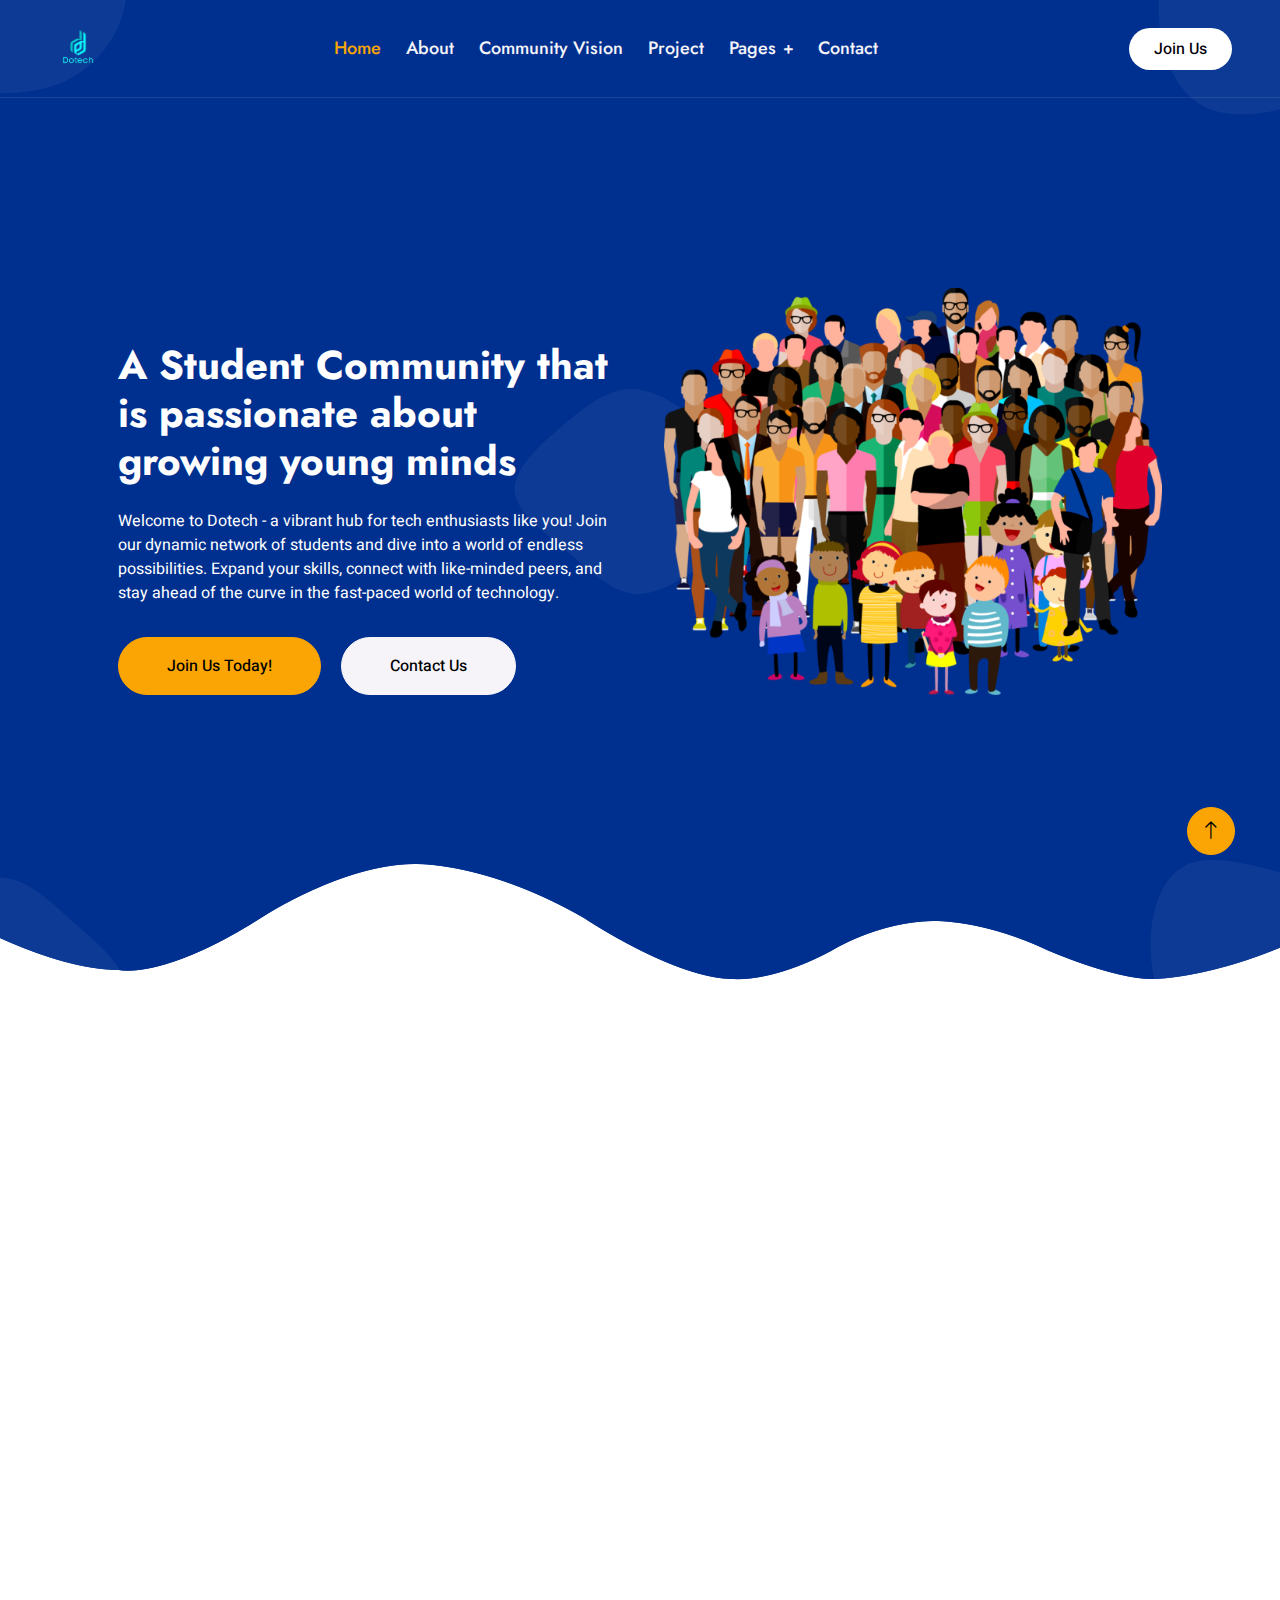
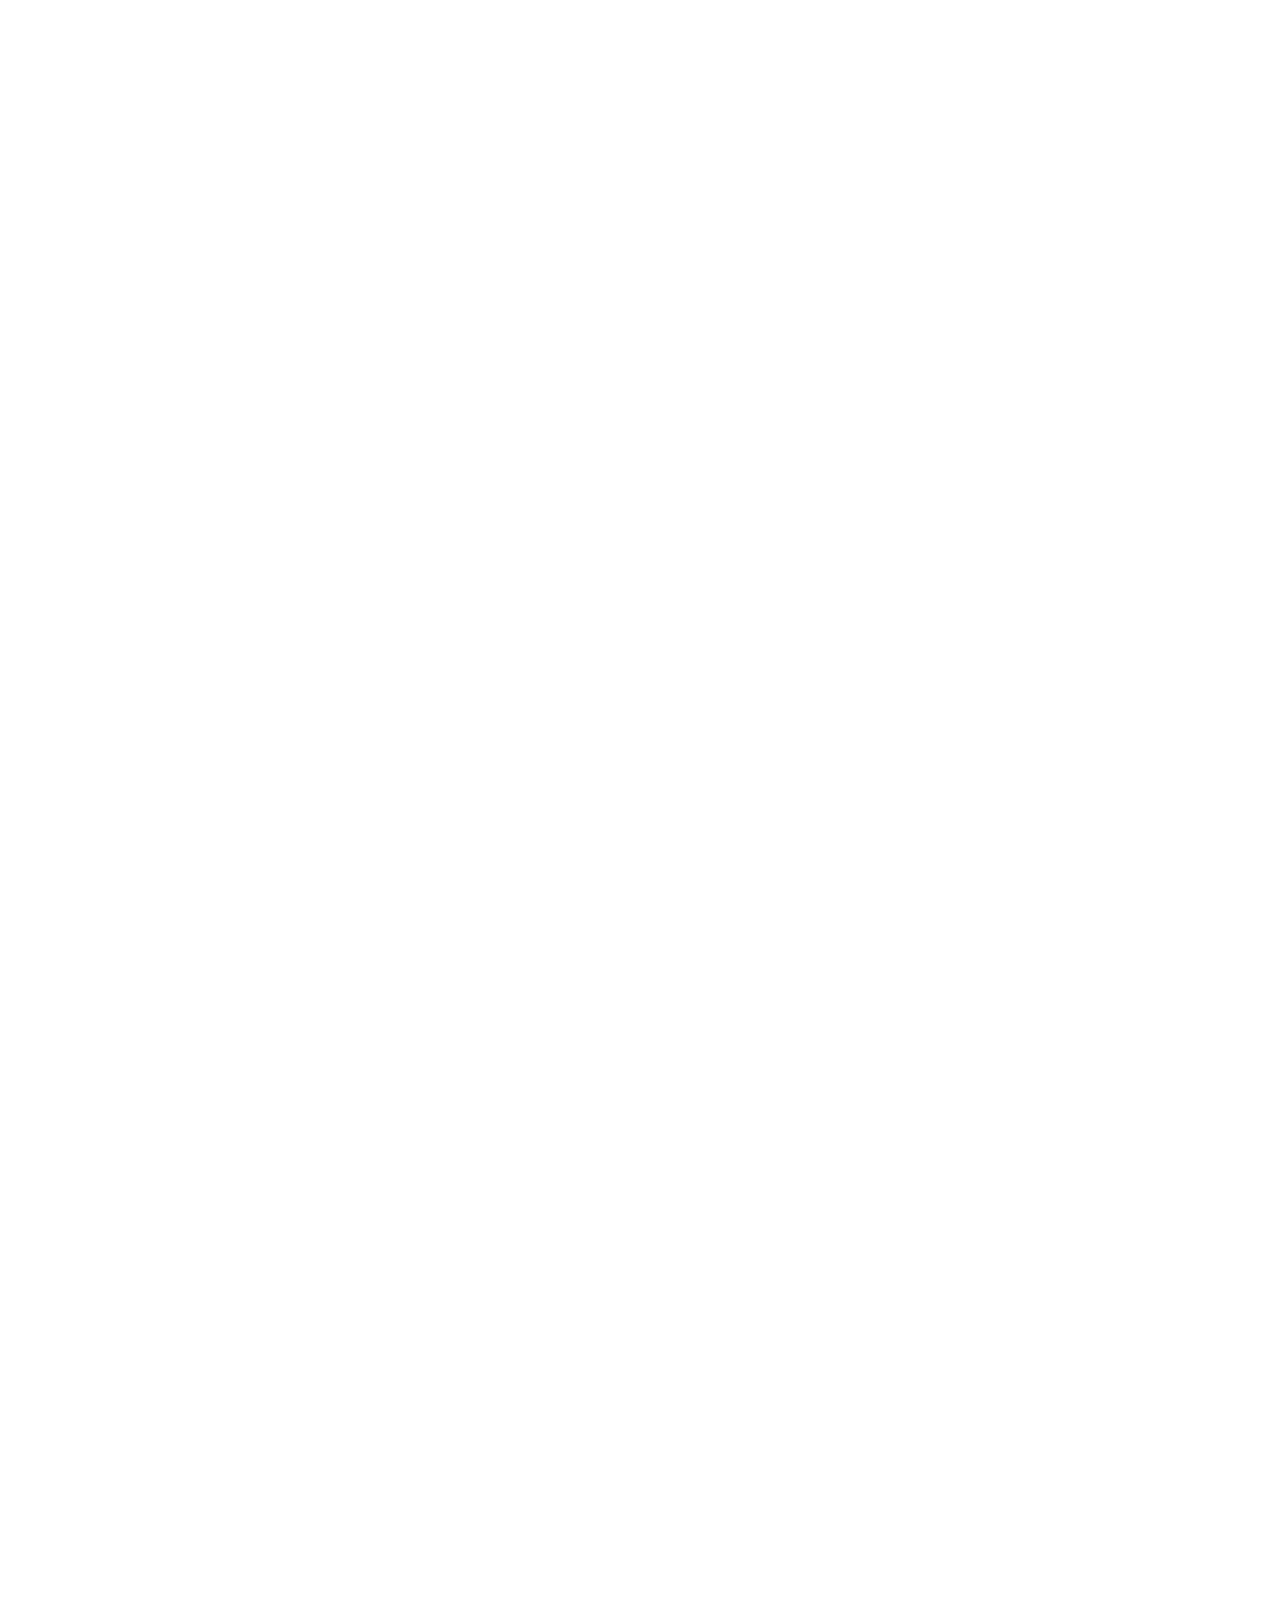
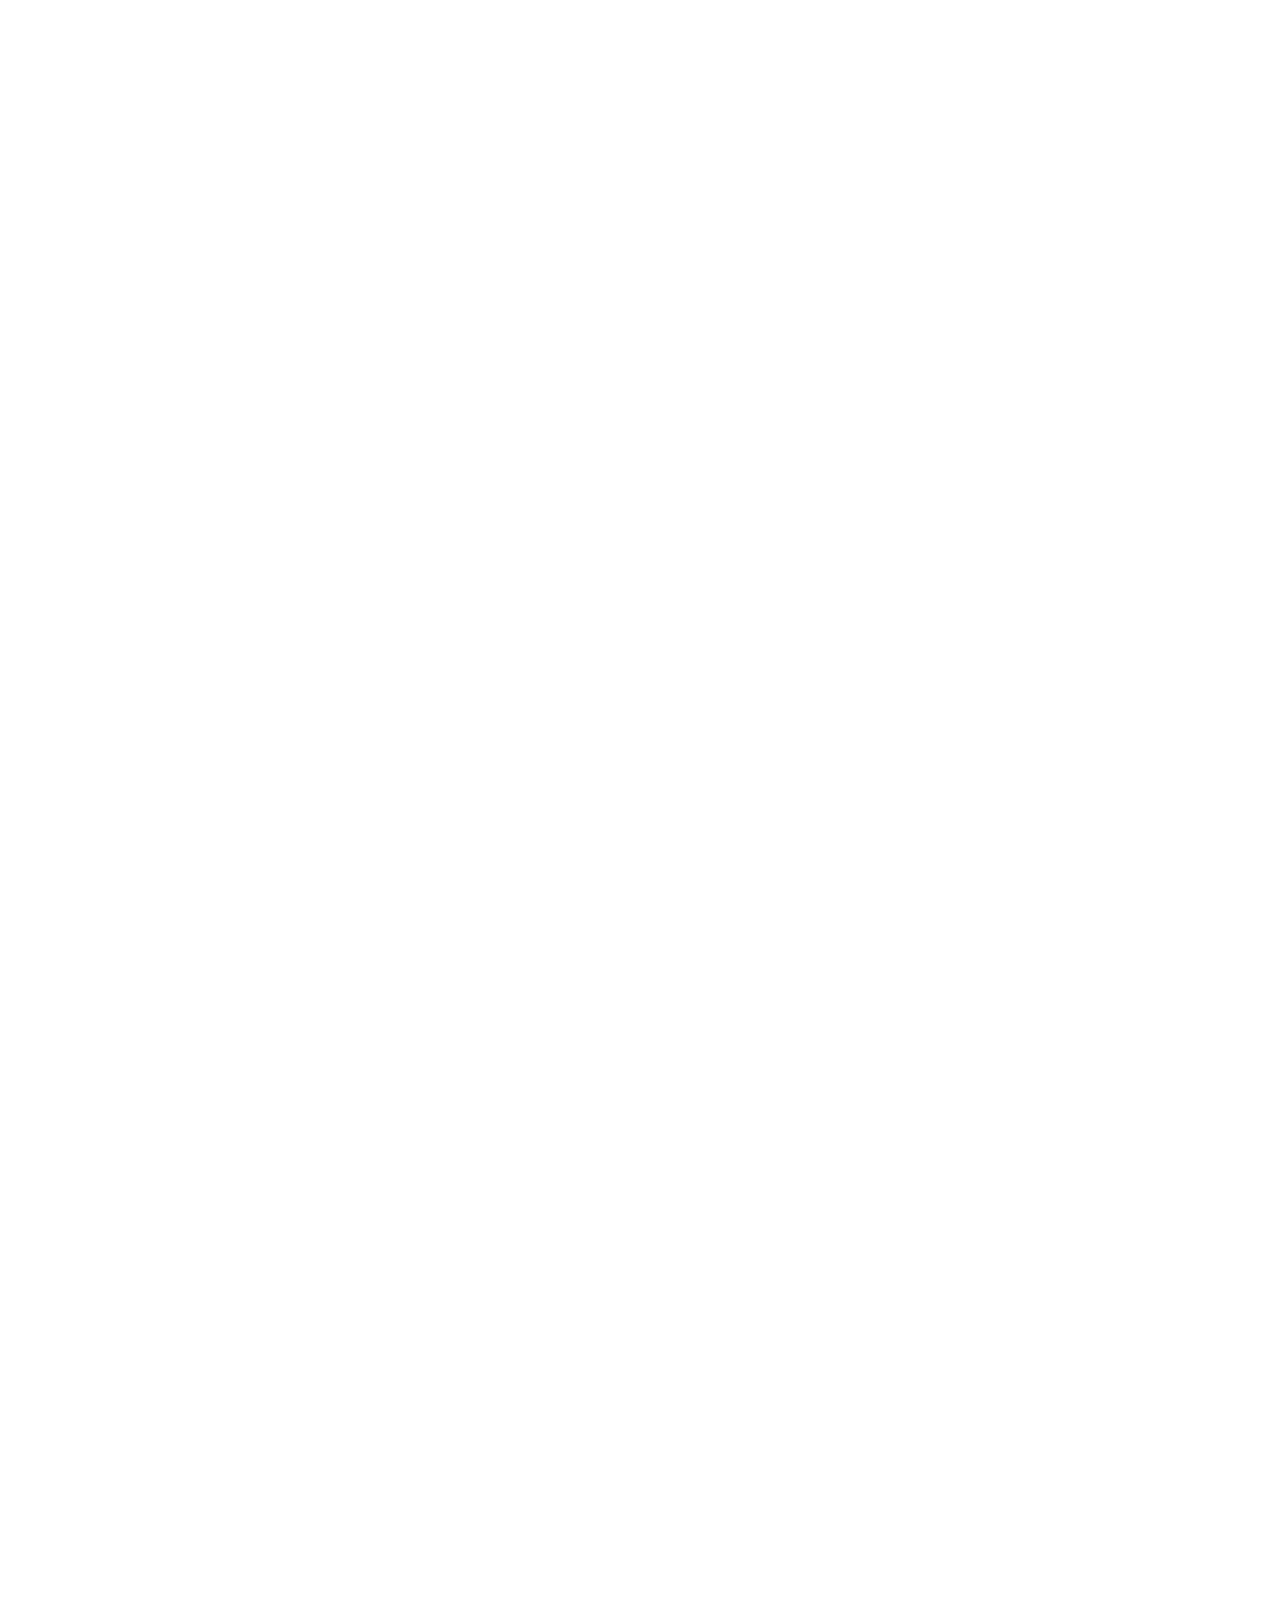
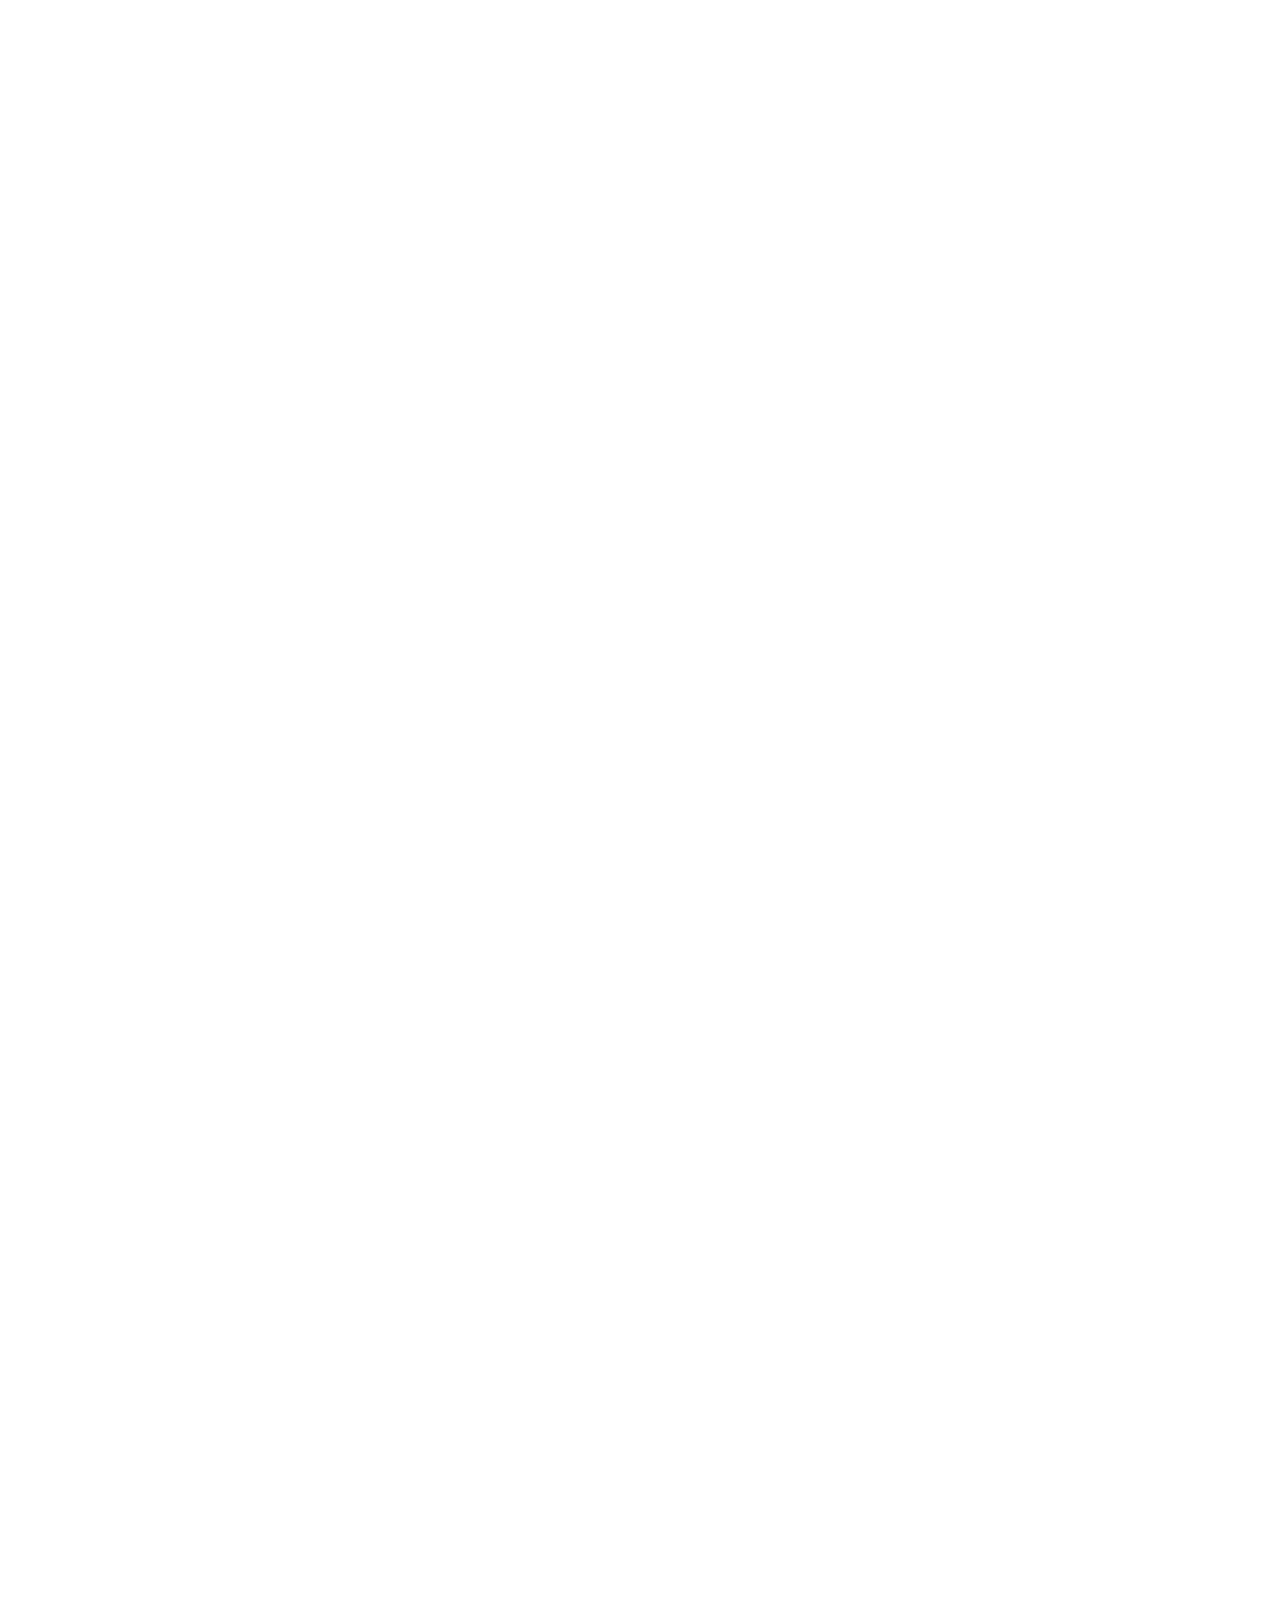
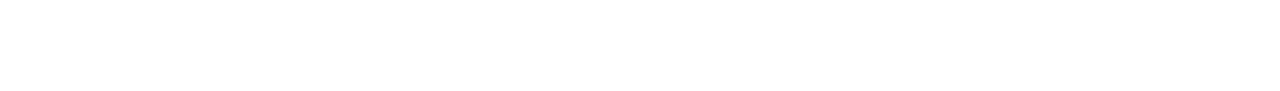
<file: index.html>
<!DOCTYPE html>
<html lang="en">

<head>
    <meta charset="utf-8">
    <title> DOTECH - Student Community</title>
    <meta content="width=device-width, initial-scale=1.0" name="viewport">
    <meta content="" name="keywords">
    <meta content="" name="description">

    <!-- Favicon -->
    <link href="img/favicon.ico" rel="icon">

    <!-- Google Web Fonts -->
    <link rel="preconnect" href="https://fonts.googleapis.com">
    <link rel="preconnect" href="https://fonts.gstatic.com" crossorigin>
    <link href="https://fonts.googleapis.com/css2?family=Heebo:wght@400;500&family=Jost:wght@500;600;700&display=swap" rel="stylesheet"> 

    <!-- Icon Font Stylesheet -->
    <link href="https://cdnjs.cloudflare.com/ajax/libs/font-awesome/5.10.0/css/all.min.css" rel="stylesheet">
    <link href="https://cdn.jsdelivr.net/npm/bootstrap-icons@1.4.1/font/bootstrap-icons.css" rel="stylesheet">

    <!-- Libraries Stylesheet -->
    <link href="lib/animate/animate.min.css" rel="stylesheet">
    <link href="lib/owlcarousel/assets/owl.carousel.min.css" rel="stylesheet">
    <link href="lib/lightbox/css/lightbox.min.css" rel="stylesheet">

    <!-- Customized Bootstrap Stylesheet -->
    <link href="css/bootstrap.min.css" rel="stylesheet">

    <!-- Template Stylesheet -->
    <link href="css/style.css" rel="stylesheet">
</head>

<body>
   
        <div class="container-xxl bg-white p-0">
             <!-- Spinner Start -->
            <div id="spinner" class="show bg-white position-fixed translate-middle w-100 vh-100 top-50 start-50 d-flex align-items-center justify-content-center">
                <div class="spinner-grow text-primary" style="width: 3rem; height: 3rem;" role="status">
                    <span class="sr-only">Loading...</span>
                </div>
            </div>
            <!-- Spinner End -->
     


        <!-- Navbar & Hero Start -->
        <div class="container-xxl position-relative p-0">
            <nav class="navbar navbar-expand-lg navbar-light px-4 px-lg-5 py-3 py-lg-0">
                <a href="" class="navbar-brand p-0">
                   <!---- <h1 class="m-0">DGital</h1> -->
                     <img src="img/logo.png" alt="Logo">
                </a>
                <button class="navbar-toggler" type="button" data-bs-toggle="collapse" data-bs-target="#navbarCollapse">
                    <span class="fa fa-bars"></span>
                </button>
                <div class="collapse navbar-collapse" id="navbarCollapse">
                    <div class="navbar-nav mx-auto py-0">
                        <a href="index.html" class="nav-item nav-link active">Home</a>
                        <a href="about.html" class="nav-item nav-link">About</a>
                        <a href="service.html" class="nav-item nav-link">Community Vision</a>
                        <a href="project.html" class="nav-item nav-link">Project</a>
                        <div class="nav-item dropdown">
                            <a href="#" class="nav-link dropdown-toggle" data-bs-toggle="dropdown">Pages</a>
                            <div class="dropdown-menu m-0">
                                <a href="team.html" class="dropdown-item">Our Team</a>
                                <a href="testimonial.html" class="dropdown-item">Testimonial</a>
                                
                            </div>
                        </div>
                        <a href="contact.html" class="nav-item nav-link">Contact</a>
                    </div>
                    <a href="" class="btn rounded-pill py-2 px-4 ms-3 d-none d-lg-block">Join Us</a>
                </div>
            </nav>

            <div class="container-xxl bg-primary hero-header">
                <div class="container px-lg-5">
                    <div class="row g-5 align-items-end">
                        <div class="col-lg-6 text-center text-lg-start">
                            <h1 class="text-white mb-4 animated slideInDown">A Student Community that is passionate about growing young minds</h1>
                            <p class="text-white pb-3 animated slideInDown">Welcome to Dotech - a vibrant hub for tech enthusiasts like you!
                                Join our dynamic network of students and dive into a world of endless possibilities.
                                 Expand your skills, connect with like-minded peers,
                                 and stay ahead of the curve in the fast-paced world of technology. </p>
                            <a href="" class="btn btn-secondary py-sm-3 px-sm-5 rounded-pill me-3 animated slideInLeft">Join Us Today!</a>
                            <a href="" class="btn btn-light py-sm-3 px-sm-5 rounded-pill animated slideInRight">Contact Us</a>
                        </div>
                        <div class="col-lg-6 text-center text-lg-start">
                            <img class="img-fluid animated zoomIn" src="img/hero1.png" alt="">
                        </div>
                    </div>
                </div>
            </div>
        </div>
        <!-- Navbar & Hero End -->


        <!-- Feature Start -->
        <div class="container-xxl py-5">
            <div class="container py-5 px-lg-5">
                <div class="row g-4">
                    <div class="col-lg-4 wow fadeInUp" data-wow-delay="0.1s">
                        <div class="feature-item bg-light rounded text-center p-4">
                            <i class="fa fa-3x fa-mail-bulk text-primary mb-4"></i>
                            <h5 class="mb-3">Our Vision</h5>
                            <p class="m-0">We aim to educate, train, empower, and encourage student techies in diverse tech fields.</p>
                        </div>
                    </div>
                    <div class="col-lg-4 wow fadeInUp" data-wow-delay="0.3s">
                        <div class="feature-item bg-light rounded text-center p-4">
                            <i class="fa fa-3x fa-search text-primary mb-4"></i>
                            <h5 class="mb-3">Our Mission</h5>
                            <p class="m-0">To equip students with the necessary skills to survive in today's tech world</p>
                        </div>
                    </div>
                    <div class="col-lg-4 wow fadeInUp" data-wow-delay="0.5s">
                        <div class="feature-item bg-light rounded text-center p-4">
                            <i class="fa fa-3x fa-laptop-code text-primary mb-4"></i>
                            <h5 class="mb-3">Our Objective</h5>
                            <p class="m-0">To be one of the leading and largest tech community in Nigeria</p>
                        </div>
                    </div>
                </div>
            </div>
        </div>
        <!-- Feature End -->


        <!-- About Start -->
        <div class="container-xxl py-5">
            <div class="container py-5 px-lg-5">
                <div class="row g-5 align-items-center">
                    <div class="col-lg-6 wow fadeInUp" data-wow-delay="0.1s">
                        <p class="section-title text-secondary">About Us<span></span></p>
                        <h1 class="mb-5">#1 Fastest growing student tech community in Nigeria</h1>
                        <p class="mb-4"> Producing competent students with the right skills to survive and navigate in an advanced technological society.</p>
                        <div class="skill mb-4">
                            <div class="d-flex justify-content-between">
                                <p class="mb-2">Our network</p>
                                <p class="mb-2">80%</p>
                            </div>
                            <div class="progress">
                                <div class="progress-bar bg-primary" role="progressbar" aria-valuenow="80" aria-valuemin="0" aria-valuemax="100"></div>
                            </div>
                        </div>
                        <div class="skill mb-4">
                            <div class="d-flex justify-content-between">
                                <p class="mb-2">Our Activeness</p>
                                <p class="mb-2">75%</p>
                            </div>
                            <div class="progress">
                                <div class="progress-bar bg-secondary" role="progressbar" aria-valuenow="75" aria-valuemin="0" aria-valuemax="100"></div>
                            </div>
                        </div>
                        <div class="skill mb-4">
                            <div class="d-flex justify-content-between">
                                <p class="mb-2">Our Trainings</p>
                                <p class="mb-2">80%</p>
                            </div>
                            <div class="progress">
                                <div class="progress-bar bg-dark" role="progressbar" aria-valuenow="80" aria-valuemin="0" aria-valuemax="100"></div>
                            </div>
                        </div>
                      <!--
                          <a href="" class="btn btn-primary py-sm-3 px-sm-5 rounded-pill mt-3">Read More</a>
                       -->
                    </div>
                    <div class="col-lg-6">
                        <img class="img-fluid wow zoomIn" data-wow-delay="0.5s" src="img/about3.png">
                    </div>
                </div>
            </div>
        </div>
        <!-- About End -->


        <!-- Facts Start 
            <div class="container-xxl bg-primary fact py-5 wow fadeInUp" data-wow-delay="0.1s">
            <div class="container py-5 px-lg-5">
                <div class="row g-4">
                    <div class="col-md-6 col-lg-3 text-center wow fadeIn" data-wow-delay="0.1s">
                        <i class="fa fa-certificate fa-3x text-secondary mb-3"></i>
                        <h1 class="text-white mb-2" data-toggle="counter-up">1234</h1>
                        <p class="text-white mb-0">Years Experience</p>
                    </div>
                    <div class="col-md-6 col-lg-3 text-center wow fadeIn" data-wow-delay="0.3s">
                        <i class="fa fa-users-cog fa-3x text-secondary mb-3"></i>
                        <h1 class="text-white mb-2" data-toggle="counter-up">1234</h1>
                        <p class="text-white mb-0">Team Members</p>
                    </div>
                    <div class="col-md-6 col-lg-3 text-center wow fadeIn" data-wow-delay="0.5s">
                        <i class="fa fa-users fa-3x text-secondary mb-3"></i>
                        <h1 class="text-white mb-2" data-toggle="counter-up">1234</h1>
                        <p class="text-white mb-0">Satisfied Clients</p>
                    </div>
                    <div class="col-md-6 col-lg-3 text-center wow fadeIn" data-wow-delay="0.7s">
                        <i class="fa fa-check fa-3x text-secondary mb-3"></i>
                        <h1 class="text-white mb-2" data-toggle="counter-up">1234</h1>
                        <p class="text-white mb-0">Complete Projects</p>
                    </div>
                </div>
            </div>
        </div>
    -->
        <!-- Facts End -->


        <!-- Service Start -->
        <div class="container-xxl py-5">
            <div class="container py-5 px-lg-5">
                <div class="wow fadeInUp" data-wow-delay="0.1s">
                    <p class="section-title text-secondary justify-content-center"><span></span>Our Services<span></span></p>
                    <h1 class="text-center mb-5">Our Objectives</h1>
                </div>
                <div class="row g-4">
                    <div class="col-lg-4 col-md-6 wow fadeInUp" data-wow-delay="0.1s">
                        <div class="service-item d-flex flex-column text-center rounded">
                            <div class="service-icon flex-shrink-0">
                                <i class="fa fa-search fa-2x"></i>
                            </div>
                            <h5 class="mb-3">SEO Optimization</h5>
                            <p class="m-0">To be one of the leading and largest tech community in Nigeria.</p>
                            <a class="btn btn-square" href=""><i class="fa fa-arrow-right"></i></a>
                        </div>
                    </div>
                    <div class="col-lg-4 col-md-6 wow fadeInUp" data-wow-delay="0.3s">
                        <div class="service-item d-flex flex-column text-center rounded">
                            <div class="service-icon flex-shrink-0">
                                <i class="fa fa-laptop-code fa-2x"></i>
                            </div>
                            <h5 class="mb-3">Web Design</h5>
                            <p class="m-0">To partner with tech companies to introduce and bring about new innovation and technologies.                            </p>
                            <a class="btn btn-square" href=""><i class="fa fa-arrow-right"></i></a>
                        </div>
                    </div>
                    <div class="col-lg-4 col-md-6 wow fadeInUp" data-wow-delay="0.5s">
                        <div class="service-item d-flex flex-column text-center rounded">
                            <div class="service-icon flex-shrink-0">
                                <i class="fab fa-facebook-f fa-2x"></i>
                            </div>
                            <h5 class="mb-3">Social Media Marketing</h5>
                            <p class="m-0">Erat ipsum justo amet duo et elitr dolor, est duo duo eos lorem sed diam stet diam sed stet lorem.</p>
                            <a class="btn btn-square" href=""><i class="fa fa-arrow-right"></i></a>
                        </div>
                    </div>
                    <div class="col-lg-4 col-md-6 wow fadeInUp" data-wow-delay="0.1s">
                        <div class="service-item d-flex flex-column text-center rounded">
                            <div class="service-icon flex-shrink-0">
                                <i class="fa fa-mail-bulk fa-2x"></i>
                            </div>
                            <h5 class="mb-3">Email Marketing</h5>
                            <p class="m-0">Erat ipsum justo amet duo et elitr dolor, est duo duo eos lorem sed diam stet diam sed stet lorem.</p>
                            <a class="btn btn-square" href=""><i class="fa fa-arrow-right"></i></a>
                        </div>
                    </div>
                    <div class="col-lg-4 col-md-6 wow fadeInUp" data-wow-delay="0.3s">
                        <div class="service-item d-flex flex-column text-center rounded">
                            <div class="service-icon flex-shrink-0">
                                <i class="fa fa-thumbs-up fa-2x"></i>
                            </div>
                            <h5 class="mb-3">PPC Advertising</h5>
                            <p class="m-0">Erat ipsum justo amet duo et elitr dolor, est duo duo eos lorem sed diam stet diam sed stet lorem.</p>
                            <a class="btn btn-square" href=""><i class="fa fa-arrow-right"></i></a>
                        </div>
                    </div>
                    <div class="col-lg-4 col-md-6 wow fadeInUp" data-wow-delay="0.5s">
                        <div class="service-item d-flex flex-column text-center rounded">
                            <div class="service-icon flex-shrink-0">
                                <i class="fab fa-android fa-2x"></i>
                            </div>
                            <h5 class="mb-3">App Development</h5>
                            <p class="m-0">Erat ipsum justo amet duo et elitr dolor, est duo duo eos lorem sed diam stet diam sed stet lorem.</p>
                            <a class="btn btn-square" href=""><i class="fa fa-arrow-right"></i></a>
                        </div>
                    </div>
                </div>
            </div>
        </div>
        <!-- Service End -->


        <!-- Newsletter Start -->
        <div class="container-xxl bg-primary newsletter py-5 wow fadeInUp" data-wow-delay="0.1s">
            <div class="container py-5 px-lg-5">
                <div class="row justify-content-center">
                    <div class="col-lg-7 text-center">
                        <p class="section-title text-white justify-content-center"><span></span>Newsletter<span></span></p>
                        <h1 class="text-center text-white mb-4">Stay Always In Touch</h1>
                        <p class="text-white mb-4">Diam dolor diam ipsum et tempor sit. Aliqu diam amet diam et eos labore. Clita erat ipsum et lorem et sit sed stet lorem sit clita duo justo</p>
                        <div class="position-relative w-100 mt-3">
                            <input class="form-control border-0 rounded-pill w-100 ps-4 pe-5" type="text" placeholder="Enter Your Email" style="height: 48px;">
                            <button type="button" class="btn shadow-none position-absolute top-0 end-0 mt-1 me-2"><i class="fa fa-paper-plane text-primary fs-4"></i></button>
                        </div>
                    </div>
                </div>
            </div>
        </div>
        <!-- Newsletter End -->


        <!-- Projects Start -->
        <div class="container-xxl py-5">
            <div class="container py-5 px-lg-5">
                <div class="wow fadeInUp" data-wow-delay="0.1s">
                    <p class="section-title text-secondary justify-content-center"><span></span>Our Projects<span></span></p>
                    <h1 class="text-center mb-5">Recently Completed Projects</h1>
                </div>
                <div class="row mt-n2 wow fadeInUp" data-wow-delay="0.3s">
                    <div class="col-12 text-center">
                        <ul class="list-inline mb-5" id="portfolio-flters">
                            <li class="mx-2 active" data-filter="*">All</li>
                            <li class="mx-2" data-filter=".first">Web Design</li>
                            <li class="mx-2" data-filter=".second">Graphic Design</li>
                        </ul>
                    </div>
                </div>
                <div class="row g-4 portfolio-container">
                    <div class="col-lg-4 col-md-6 portfolio-item first wow fadeInUp" data-wow-delay="0.1s">
                        <div class="rounded overflow-hidden">
                            <div class="position-relative overflow-hidden">
                                <img class="img-fluid w-100" src="img/portfolio-1.jpg" alt="">
                                <div class="portfolio-overlay">
                                    <a class="btn btn-square btn-outline-light mx-1" href="img/portfolio-1.jpg" data-lightbox="portfolio"><i class="fa fa-eye"></i></a>
                                    <a class="btn btn-square btn-outline-light mx-1" href=""><i class="fa fa-link"></i></a>
                                </div>
                            </div>
                            <div class="bg-light p-4">
                                <p class="text-primary fw-medium mb-2">UI / UX Design</p>
                                <h5 class="lh-base mb-0">Digital Agency Website Design And Development</a>
                            </div>
                        </div>
                    </div>
                    <div class="col-lg-4 col-md-6 portfolio-item second wow fadeInUp" data-wow-delay="0.3s">
                        <div class="rounded overflow-hidden">
                            <div class="position-relative overflow-hidden">
                                <img class="img-fluid w-100" src="img/portfolio-2.jpg" alt="">
                                <div class="portfolio-overlay">
                                    <a class="btn btn-square btn-outline-light mx-1" href="img/portfolio-2.jpg" data-lightbox="portfolio"><i class="fa fa-eye"></i></a>
                                    <a class="btn btn-square btn-outline-light mx-1" href=""><i class="fa fa-link"></i></a>
                                </div>
                            </div>
                            <div class="bg-light p-4">
                                <p class="text-primary fw-medium mb-2">UI / UX Design</p>
                                <h5 class="lh-base mb-0">Digital Agency Website Design And Development</a>
                            </div>
                        </div>
                    </div>
                    <div class="col-lg-4 col-md-6 portfolio-item first wow fadeInUp" data-wow-delay="0.5s">
                        <div class="rounded overflow-hidden">
                            <div class="position-relative overflow-hidden">
                                <img class="img-fluid w-100" src="img/portfolio-3.jpg" alt="">
                                <div class="portfolio-overlay">
                                    <a class="btn btn-square btn-outline-light mx-1" href="img/portfolio-3.jpg" data-lightbox="portfolio"><i class="fa fa-eye"></i></a>
                                    <a class="btn btn-square btn-outline-light mx-1" href=""><i class="fa fa-link"></i></a>
                                </div>
                            </div>
                            <div class="bg-light p-4">
                                <p class="text-primary fw-medium mb-2">UI / UX Design</p>
                                <h5 class="lh-base mb-0">Digital Agency Website Design And Development</a>
                            </div>
                        </div>
                    </div>
                    <div class="col-lg-4 col-md-6 portfolio-item second wow fadeInUp" data-wow-delay="0.1s">
                        <div class="rounded overflow-hidden">
                            <div class="position-relative overflow-hidden">
                                <img class="img-fluid w-100" src="img/portfolio-4.jpg" alt="">
                                <div class="portfolio-overlay">
                                    <a class="btn btn-square btn-outline-light mx-1" href="img/portfolio-4.jpg" data-lightbox="portfolio"><i class="fa fa-eye"></i></a>
                                    <a class="btn btn-square btn-outline-light mx-1" href=""><i class="fa fa-link"></i></a>
                                </div>
                            </div>
                            <div class="bg-light p-4">
                                <p class="text-primary fw-medium mb-2">UI / UX Design</p>
                                <h5 class="lh-base mb-0">Digital Agency Website Design And Development</a>
                            </div>
                        </div>
                    </div>
                    <div class="col-lg-4 col-md-6 portfolio-item first wow fadeInUp" data-wow-delay="0.3s">
                        <div class="rounded overflow-hidden">
                            <div class="position-relative overflow-hidden">
                                <img class="img-fluid w-100" src="img/portfolio-5.jpg" alt="">
                                <div class="portfolio-overlay">
                                    <a class="btn btn-square btn-outline-light mx-1" href="img/portfolio-5.jpg" data-lightbox="portfolio"><i class="fa fa-eye"></i></a>
                                    <a class="btn btn-square btn-outline-light mx-1" href=""><i class="fa fa-link"></i></a>
                                </div>
                            </div>
                            <div class="bg-light p-4">
                                <p class="text-primary fw-medium mb-2">UI / UX Design</p>
                                <h5 class="lh-base mb-0">Digital Agency Website Design And Development</a>
                            </div>
                        </div>
                    </div>
                    <div class="col-lg-4 col-md-6 portfolio-item second wow fadeInUp" data-wow-delay="0.5s">
                        <div class="rounded overflow-hidden">
                            <div class="position-relative overflow-hidden">
                                <img class="img-fluid w-100" src="img/portfolio-6.jpg" alt="">
                                <div class="portfolio-overlay">
                                    <a class="btn btn-square btn-outline-light mx-1" href="img/portfolio-6.jpg" data-lightbox="portfolio"><i class="fa fa-eye"></i></a>
                                    <a class="btn btn-square btn-outline-light mx-1" href=""><i class="fa fa-link"></i></a>
                                </div>
                            </div>
                            <div class="bg-light p-4">
                                <p class="text-primary fw-medium mb-2">UI / UX Design</p>
                                <h5 class="lh-base mb-0">Digital Agency Website Design And Development</a>
                            </div>
                        </div>
                    </div>
                </div>
            </div>
        </div>
        <!-- Projects End -->
        


        <!-- Team Start -->
        <div class="container-xxl py-5">
            <div class="container py-5 px-lg-5">
                <div class="wow fadeInUp" data-wow-delay="0.1s">
                    <p class="section-title text-secondary justify-content-center"><span></span>Our Team<span></span></p>
                    <h1 class="text-center mb-5">Our Team Members</h1>
                </div>
                <div class="row g-4">
                    <div class="col-lg-4 col-md-6 wow fadeInUp" data-wow-delay="0.1s">
                        <div class="team-item bg-light rounded">
                            <div class="text-center border-bottom p-4">
                                <img class="img-fluid rounded-circle mb-4" src="img/team-1.jpg" alt="">
                                <h5>John Doe</h5>
                                <span>CEO & Founder</span>
                            </div>
                            <div class="d-flex justify-content-center p-4">
                                <a class="btn btn-square mx-1" href=""><i class="fab fa-facebook-f"></i></a>
                                <a class="btn btn-square mx-1" href=""><i class="fab fa-twitter"></i></a>
                                <a class="btn btn-square mx-1" href=""><i class="fab fa-instagram"></i></a>
                                <a class="btn btn-square mx-1" href=""><i class="fab fa-linkedin-in"></i></a>
                            </div>
                        </div>
                    </div>
                    <div class="col-lg-4 col-md-6 wow fadeInUp" data-wow-delay="0.3s">
                        <div class="team-item bg-light rounded">
                            <div class="text-center border-bottom p-4">
                                <img class="img-fluid rounded-circle mb-4" src="img/team-2.jpg" alt="">
                                <h5>Jessica Brown</h5>
                                <span>Web Designer</span>
                            </div>
                            <div class="d-flex justify-content-center p-4">
                                <a class="btn btn-square mx-1" href=""><i class="fab fa-facebook-f"></i></a>
                                <a class="btn btn-square mx-1" href=""><i class="fab fa-twitter"></i></a>
                                <a class="btn btn-square mx-1" href=""><i class="fab fa-instagram"></i></a>
                                <a class="btn btn-square mx-1" href=""><i class="fab fa-linkedin-in"></i></a>
                            </div>
                        </div>
                    </div>
                    <div class="col-lg-4 col-md-6 wow fadeInUp" data-wow-delay="0.5s">
                        <div class="team-item bg-light rounded">
                            <div class="text-center border-bottom p-4">
                                <img class="img-fluid rounded-circle mb-4" src="img/team-3.jpg" alt="">
                                <h5>Tony Johnson</h5>
                                <span>SEO Expert</span>
                            </div>
                            <div class="d-flex justify-content-center p-4">
                                <a class="btn btn-square mx-1" href=""><i class="fab fa-facebook-f"></i></a>
                                <a class="btn btn-square mx-1" href=""><i class="fab fa-twitter"></i></a>
                                <a class="btn btn-square mx-1" href=""><i class="fab fa-instagram"></i></a>
                                <a class="btn btn-square mx-1" href=""><i class="fab fa-linkedin-in"></i></a>
                            </div>
                        </div>
                    </div>
                </div>
            </div>
        </div>
        <!-- Team End -->
        

        <!-- Footer Start -->
        <div class="container-fluid bg-primary text-light footer wow fadeIn" data-wow-delay="0.1s">
            <div class="container py-5 px-lg-5">
                <div class="row g-5">
                    <div class="col-md-6 col-lg-3">
                        <p class="section-title text-white h5 mb-4">Address<span></span></p>
                        <p><i class="fa fa-map-marker-alt me-3"></i>123 Street, New York, USA</p>
                        <p><i class="fa fa-phone-alt me-3"></i>+012 345 67890</p>
                        <p><i class="fa fa-envelope me-3"></i>info@example.com</p>
                        <div class="d-flex pt-2">
                            <a class="btn btn-outline-light btn-social" href=""><i class="fab fa-twitter"></i></a>
                            <a class="btn btn-outline-light btn-social" href=""><i class="fab fa-facebook-f"></i></a>
                            <a class="btn btn-outline-light btn-social" href=""><i class="fab fa-instagram"></i></a>
                            <a class="btn btn-outline-light btn-social" href=""><i class="fab fa-linkedin-in"></i></a>
                        </div>
                    </div>
                    <div class="col-md-6 col-lg-3">
                        <p class="section-title text-white h5 mb-4">Quick Link<span></span></p>
                        <a class="btn btn-link" href="">About Us</a>
                        <a class="btn btn-link" href="">Contact Us</a>
                        <a class="btn btn-link" href="">Privacy Policy</a>
                        <a class="btn btn-link" href="">Terms & Condition</a>
                        <a class="btn btn-link" href="">Career</a>
                    </div>
                    <div class="col-md-6 col-lg-3">
                        <p class="section-title text-white h5 mb-4">Gallery<span></span></p>
                        <div class="row g-2">
                            <div class="col-4">
                                <img class="img-fluid" src="img/portfolio-1.jpg" alt="Image">
                            </div>
                            <div class="col-4">
                                <img class="img-fluid" src="img/portfolio-2.jpg" alt="Image">
                            </div>
                            <div class="col-4">
                                <img class="img-fluid" src="img/portfolio-3.jpg" alt="Image">
                            </div>
                            <div class="col-4">
                                <img class="img-fluid" src="img/portfolio-4.jpg" alt="Image">
                            </div>
                            <div class="col-4">
                                <img class="img-fluid" src="img/portfolio-5.jpg" alt="Image">
                            </div>
                            <div class="col-4">
                                <img class="img-fluid" src="img/portfolio-6.jpg" alt="Image">
                            </div>
                        </div>
                    </div>
                    <div class="col-md-6 col-lg-3">
                        <p class="section-title text-white h5 mb-4">Newsletter<span></span></p>
                        <p>Lorem ipsum dolor sit amet elit. Phasellus nec pretium mi. Curabitur facilisis ornare velit non vulpu</p>
                        <div class="position-relative w-100 mt-3">
                            <input class="form-control border-0 rounded-pill w-100 ps-4 pe-5" type="text" placeholder="Your Email" style="height: 48px;">
                            <button type="button" class="btn shadow-none position-absolute top-0 end-0 mt-1 me-2"><i class="fa fa-paper-plane text-primary fs-4"></i></button>
                        </div>
                    </div>
                </div>
            </div>
            <div class="container px-lg-5">
                <div class="copyright">
                    <div class="row">
                        <div class="col-md-6 text-center text-md-start mb-3 mb-md-0">
                            &copy; <a class="border-bottom" href="#">Your Site Name</a>, All Right Reserved. 
							
							<!--/*** This template is free as long as you keep the footer author’s credit link/attribution link/backlink. If you'd like to use the template without the footer author’s credit link/attribution link/backlink, you can purchase the Credit Removal License from "https://htmlcodex.com/credit-removal". Thank you for your support. ***/-->
							Designed By <a class="border-bottom" href="https://htmlcodex.com">HTML Codex</a>
                        </div>
                        <div class="col-md-6 text-center text-md-end">
                            <div class="footer-menu">
                                <a href="">Home</a>
                                <a href="">Cookies</a>
                                <a href="">Help</a>
                                <a href="">FQAs</a>
                            </div>
                        </div>
                    </div>
                </div>
            </div>
        </div>
        <!-- Footer End -->


        <!-- Back to Top -->
        <a href="#" class="btn btn-lg btn-secondary btn-lg-square back-to-top"><i class="bi bi-arrow-up"></i></a>
    </div>

    <!-- JavaScript Libraries -->
    <script src="https://code.jquery.com/jquery-3.4.1.min.js"></script>
    <script src="https://cdn.jsdelivr.net/npm/bootstrap@5.0.0/dist/js/bootstrap.bundle.min.js"></script>
    <script src="lib/wow/wow.min.js"></script>
    <script src="lib/easing/easing.min.js"></script>
    <script src="lib/waypoints/waypoints.min.js"></script>
    <script src="lib/counterup/counterup.min.js"></script>
    <script src="lib/owlcarousel/owl.carousel.min.js"></script>
    <script src="lib/isotope/isotope.pkgd.min.js"></script>
    <script src="lib/lightbox/js/lightbox.min.js"></script>

    <!-- Template Javascript -->
    <script src="js/main.js"></script>
</body>

</html>
</file>
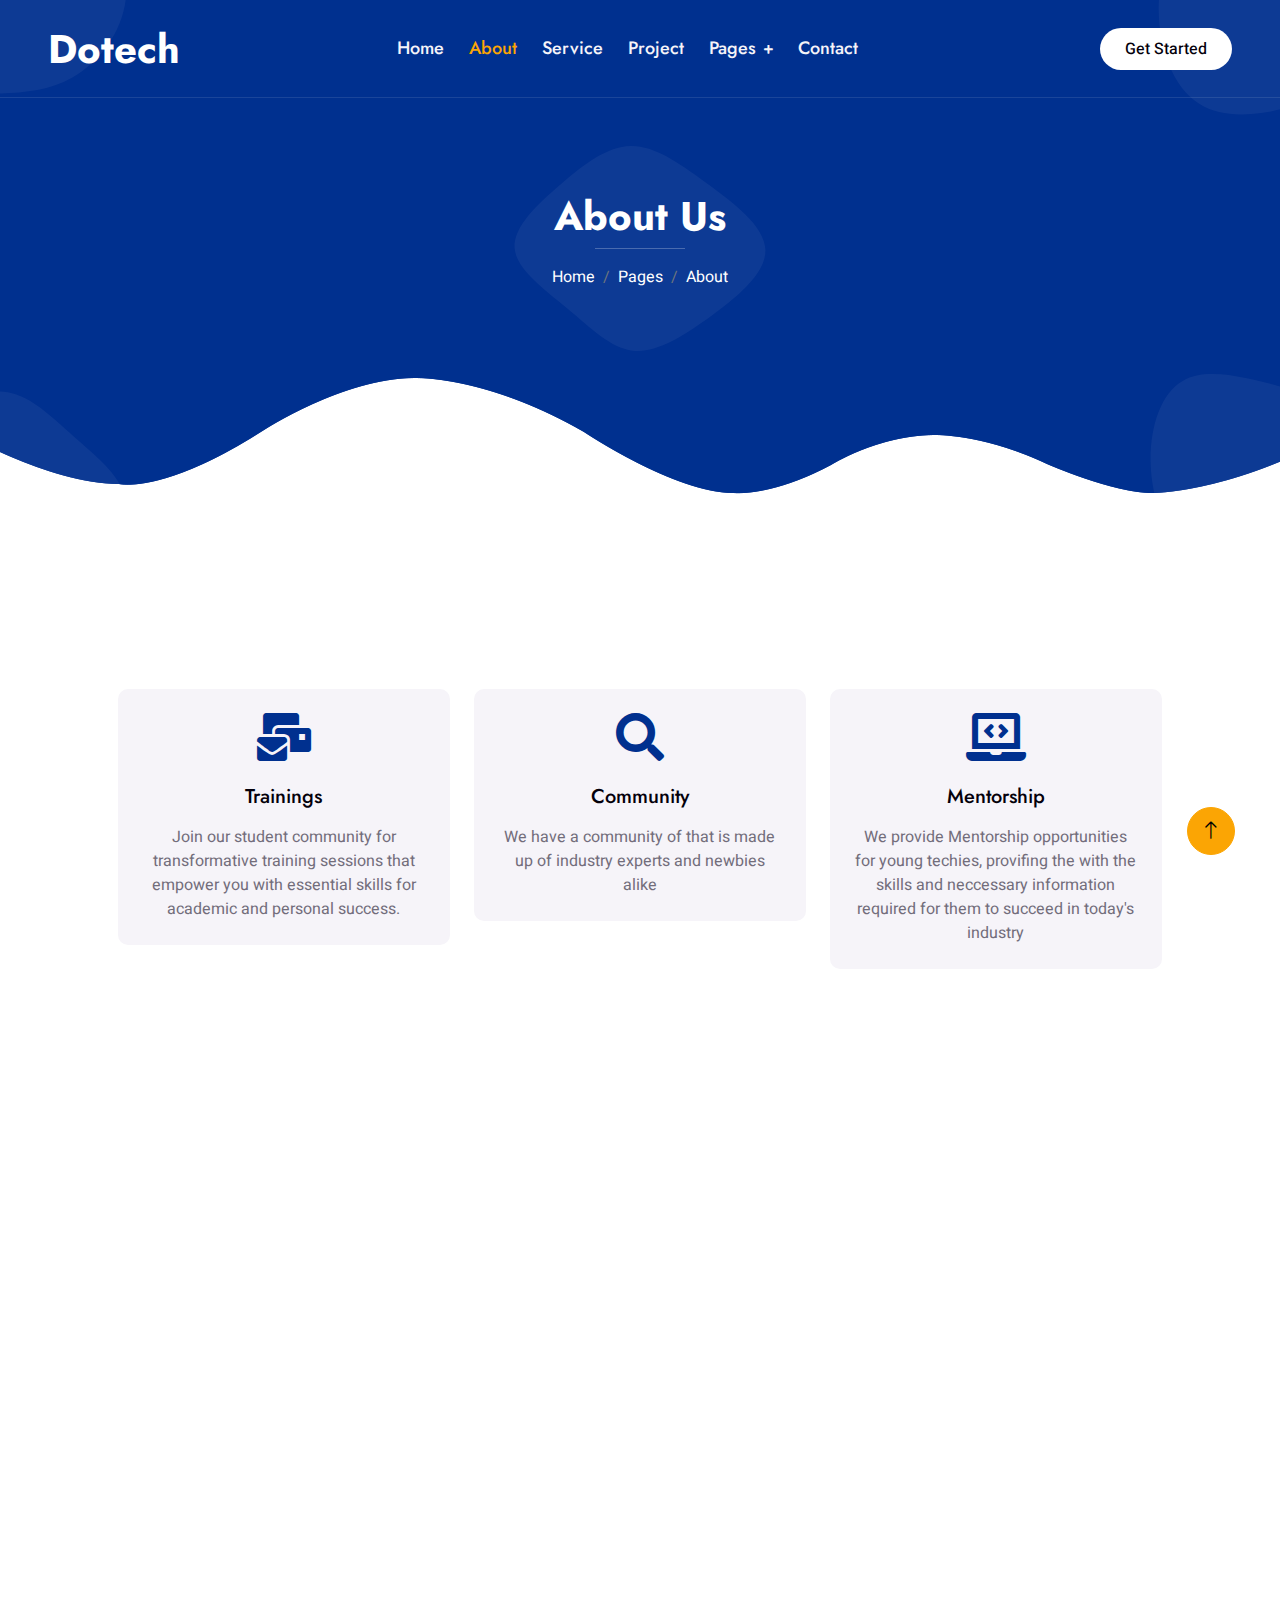
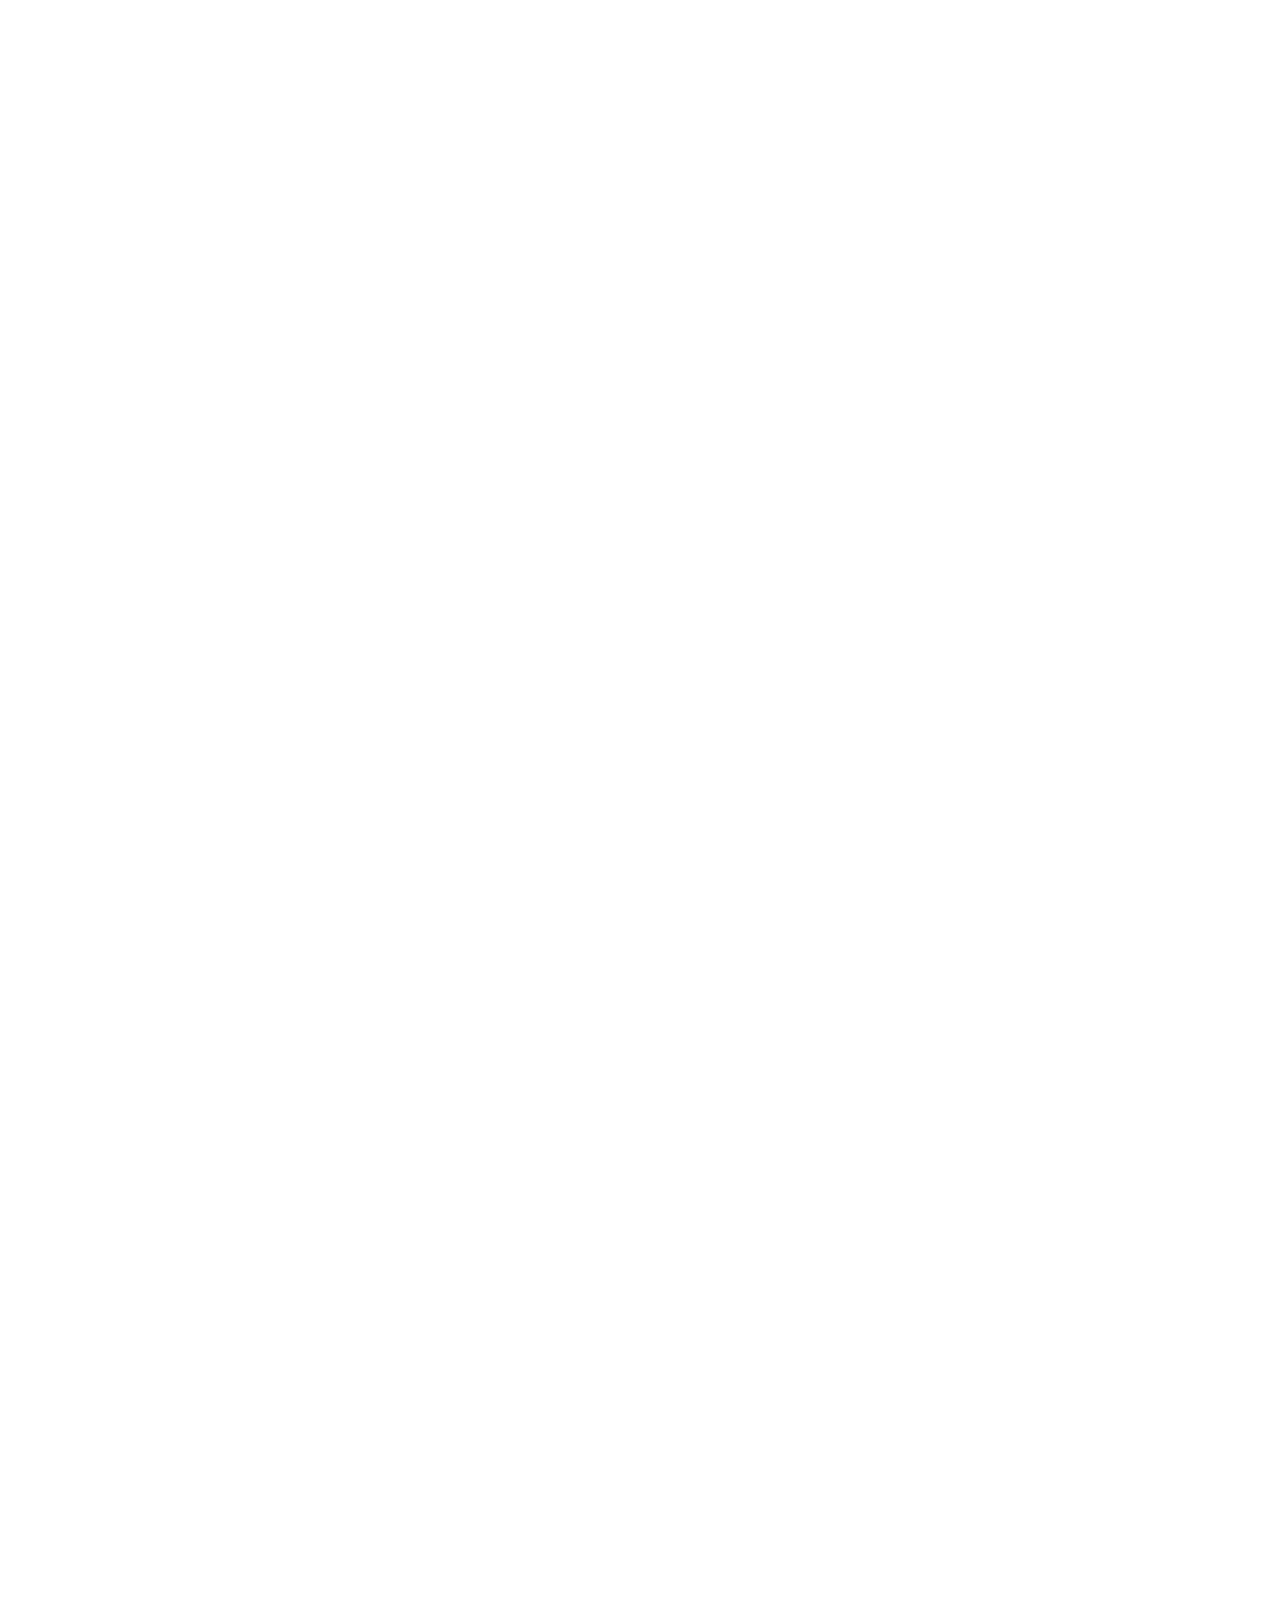
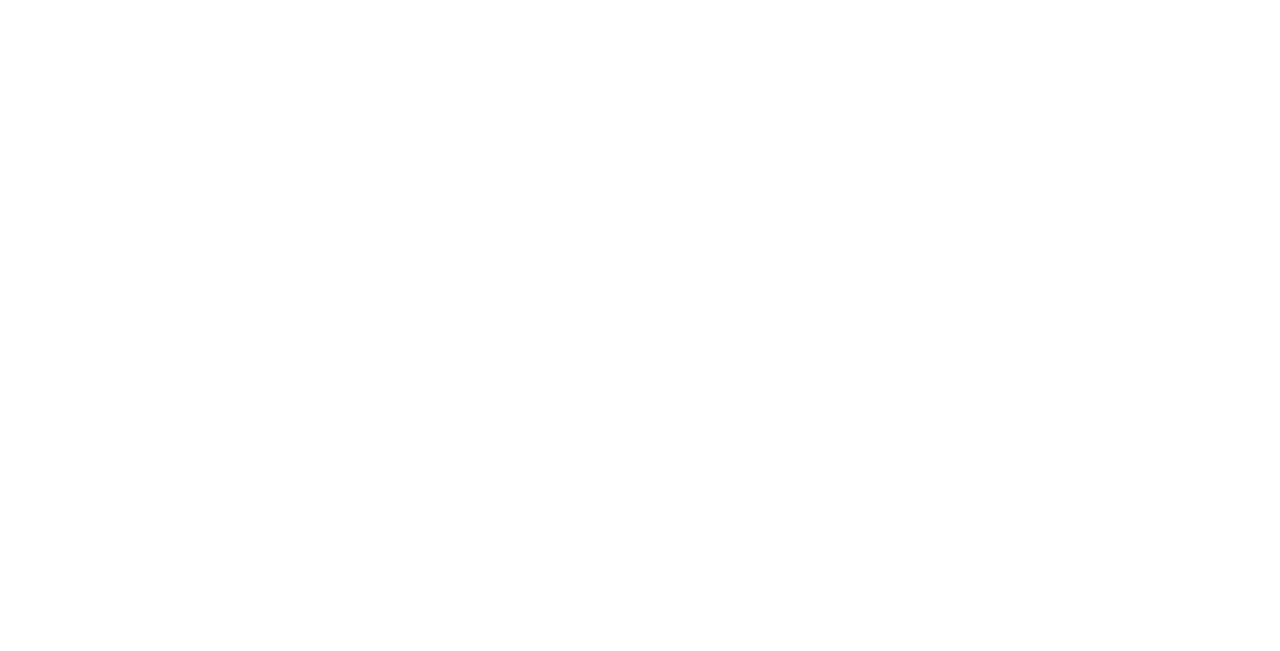
<file: about.html>
<!DOCTYPE html>
<html lang="en">

<head>
    <meta charset="utf-8">
    <title>DGital - Digital Agency HTML Template</title>
    <meta content="width=device-width, initial-scale=1.0" name="viewport">
    <meta content="" name="keywords">
    <meta content="" name="description">

    <!-- Favicon -->
    <link href="img/favicon.ico" rel="icon">

    <!-- Google Web Fonts -->
    <link rel="preconnect" href="https://fonts.googleapis.com">
    <link rel="preconnect" href="https://fonts.gstatic.com" crossorigin>
    <link href="https://fonts.googleapis.com/css2?family=Heebo:wght@400;500&family=Jost:wght@500;600;700&display=swap" rel="stylesheet"> 

    <!-- Icon Font Stylesheet -->
    <link href="https://cdnjs.cloudflare.com/ajax/libs/font-awesome/5.10.0/css/all.min.css" rel="stylesheet">
    <link href="https://cdn.jsdelivr.net/npm/bootstrap-icons@1.4.1/font/bootstrap-icons.css" rel="stylesheet">

    <!-- Libraries Stylesheet -->
    <link href="lib/animate/animate.min.css" rel="stylesheet">
    <link href="lib/owlcarousel/assets/owl.carousel.min.css" rel="stylesheet">
    <link href="lib/lightbox/css/lightbox.min.css" rel="stylesheet">

    <!-- Customized Bootstrap Stylesheet -->
    <link href="css/bootstrap.min.css" rel="stylesheet">

    <!-- Template Stylesheet -->
    <link href="css/style.css" rel="stylesheet">
</head>

<body>
    <div class="container-xxl bg-white p-0">
        <!-- Spinner Start -->
        <div id="spinner" class="show bg-white position-fixed translate-middle w-100 vh-100 top-50 start-50 d-flex align-items-center justify-content-center">
            <div class="spinner-grow text-primary" style="width: 3rem; height: 3rem;" role="status">
                <span class="sr-only">Loading...</span>
            </div>
        </div>
        <!-- Spinner End -->


        <!-- Navbar & Hero Start -->
        <div class="container-xxl position-relative p-0">
            <nav class="navbar navbar-expand-lg navbar-light px-4 px-lg-5 py-3 py-lg-0">
                <a href="" class="navbar-brand p-0">
                    <h1 class="m-0">Dotech</h1>
                    <!-- <img src="img/logo.png" alt="Logo"> -->
                </a>
                <button class="navbar-toggler" type="button" data-bs-toggle="collapse" data-bs-target="#navbarCollapse">
                    <span class="fa fa-bars"></span>
                </button>
                <div class="collapse navbar-collapse" id="navbarCollapse">
                    <div class="navbar-nav mx-auto py-0">
                        <a href="index.html" class="nav-item nav-link">Home</a>
                        <a href="about.html" class="nav-item nav-link active">About</a>
                        <a href="service.html" class="nav-item nav-link">Service</a>
                        <a href="project.html" class="nav-item nav-link">Project</a>
                        <div class="nav-item dropdown">
                            <a href="#" class="nav-link dropdown-toggle" data-bs-toggle="dropdown">Pages</a>
                            <div class="dropdown-menu m-0">
                                <a href="team.html" class="dropdown-item">Our Team</a>
                                <a href="testimonial.html" class="dropdown-item">Testimonial</a>
                                <a href="404.html" class="dropdown-item">404 Page</a>
                            </div>
                        </div>
                        <a href="contact.html" class="nav-item nav-link">Contact</a>
                    </div>
                    <a href="" class="btn rounded-pill py-2 px-4 ms-3 d-none d-lg-block">Get Started</a>
                </div>
            </nav>

            <div class="container-xxl py-5 bg-primary hero-header">
                <div class="container my-5 py-5 px-lg-5">
                    <div class="row g-5 py-5">
                        <div class="col-12 text-center">
                            <h1 class="text-white animated slideInDown">About Us</h1>
                            <hr class="bg-white mx-auto mt-0" style="width: 90px;">
                            <nav aria-label="breadcrumb">
                                <ol class="breadcrumb justify-content-center">
                                    <li class="breadcrumb-item"><a class="text-white" href="#">Home</a></li>
                                    <li class="breadcrumb-item"><a class="text-white" href="#">Pages</a></li>
                                    <li class="breadcrumb-item text-white active" aria-current="page">About</li>
                                </ol>
                            </nav>
                        </div>
                    </div>
                </div>
            </div>
        </div>
        <!-- Navbar & Hero End -->


        <!-- Feature Start -->
        <div class="container-xxl py-5">
            <div class="container py-5 px-lg-5">
                <div class="row g-4">
                    <div class="col-lg-4 wow fadeInUp" data-wow-delay="0.1s">
                        <div class="feature-item bg-light rounded text-center p-4">
                            <i class="fa fa-3x fa-mail-bulk text-primary mb-4"></i>
                            <h5 class="mb-3">Trainings</h5>
                            <p class="m-0">Join our student community for transformative training sessions that empower you with essential skills for academic and personal success.</p>
                        </div>
                    </div>
                    <div class="col-lg-4 wow fadeInUp" data-wow-delay="0.3s">
                        <div class="feature-item bg-light rounded text-center p-4">
                            <i class="fa fa-3x fa-search text-primary mb-4"></i>
                            <h5 class="mb-3">Community</h5>
                            <p class="m-0">We have a community of that is made up of industry experts and newbies alike</p>
                        </div>
                    </div>
                    <div class="col-lg-4 wow fadeInUp" data-wow-delay="0.5s">
                        <div class="feature-item bg-light rounded text-center p-4">
                            <i class="fa fa-3x fa-laptop-code text-primary mb-4"></i>
                            <h5 class="mb-3">Mentorship</h5>
                            <p class="m-0">We provide Mentorship opportunities for young techies, provifing the with the skills and neccessary information required for them to succeed in today's industry</p>
                        </div>
                    </div>
                </div>
            </div>
        </div>
        <!-- Feature End -->


        <!-- About Start -->
        <div class="container-xxl py-5">
            <div class="container py-5 px-lg-5">
                <div class="row g-5 align-items-center">
                    <div class="col-lg-6 wow fadeInUp" data-wow-delay="0.1s">
                        <p class="section-title text-secondary">Who we are<span></span></p>
                        <h1 class="mb-5">A community of student techies for student techies</h1>
                        <p class="mb-4">Dotech is a student tech community that aims to carter to the needs of student techies. We aim to educate, train, empower, and encourage student techies in different tech fields such as</p>
                        <div class="skill mb-4">
                            <div class="d-flex justify-content-between">
                                <p class="mb-2">Web Development</p>
                                <p class="mb-2">100%</p>
                            </div>
                            <div class="progress">
                                <div class="progress-bar bg-primary" role="progressbar" aria-valuenow="100" aria-valuemin="0" aria-valuemax="100"></div>
                            </div>
                        </div>
                        <div class="skill mb-4">
                            <div class="d-flex justify-content-between">
                                <p class="mb-2">Product Design</p>
                                <p class="mb-2">100%</p>
                            </div>
                            <div class="progress">
                                <div class="progress-bar bg-secondary" role="progressbar" aria-valuenow="100" aria-valuemin="0" aria-valuemax="100"></div>
                            </div>
                        </div>
                        <div class="skill mb-4">
                            <div class="d-flex justify-content-between">
                                <p class="mb-2">ML/AI</p>
                                <p class="mb-2">100%</p>
                            </div>
                            <div class="progress">
                                <div class="progress-bar bg-dark" role="progressbar" aria-valuenow="100" aria-valuemin="0" aria-valuemax="100"></div>
                            </div>
                        </div>
                        <div class="skill mb-4">
                            <div class="d-flex justify-content-between">
                                <p class="mb-2">ML/AI</p>
                                <p class="mb-2">100%</p>
                            </div>
                            <div class="progress">
                                <div class="progress-bar bg-dark" role="progressbar" aria-valuenow="100" aria-valuemin="0" aria-valuemax="100"></div>
                            </div>
                        </div>
                        <a href="" class="btn btn-primary py-sm-3 px-sm-5 rounded-pill mt-3">Read More</a>
                    </div>
                    <div class="col-lg-6">
                        <img class="img-fluid wow zoomIn" data-wow-delay="0.5s" src="img/about.png">
                    </div>
                </div>
            </div>
        </div>
        <!-- About End -->


        <!-- Facts Start -->
        <div class="container-xxl bg-primary fact py-5 wow fadeInUp" data-wow-delay="0.1s">
            <div class="container py-5 px-lg-5">
                <div class="row g-4">
                    <div class="col-md-6 col-lg-3 text-center wow fadeIn" data-wow-delay="0.1s">
                        <i class="fa fa-certificate fa-3x text-secondary mb-3"></i>
                        <h1 class="text-white mb-2" data-toggle="counter-up">1234</h1>
                        <p class="text-white mb-0">Years Experience</p>
                    </div>
                    <div class="col-md-6 col-lg-3 text-center wow fadeIn" data-wow-delay="0.3s">
                        <i class="fa fa-users-cog fa-3x text-secondary mb-3"></i>
                        <h1 class="text-white mb-2" data-toggle="counter-up">1234</h1>
                        <p class="text-white mb-0">Team Members</p>
                    </div>
                    <div class="col-md-6 col-lg-3 text-center wow fadeIn" data-wow-delay="0.5s">
                        <i class="fa fa-users fa-3x text-secondary mb-3"></i>
                        <h1 class="text-white mb-2" data-toggle="counter-up">1234</h1>
                        <p class="text-white mb-0">Satisfied Clients</p>
                    </div>
                    <div class="col-md-6 col-lg-3 text-center wow fadeIn" data-wow-delay="0.7s">
                        <i class="fa fa-check fa-3x text-secondary mb-3"></i>
                        <h1 class="text-white mb-2" data-toggle="counter-up">1234</h1>
                        <p class="text-white mb-0">Compleate Projects</p>
                    </div>
                </div>
            </div>
        </div>
        <!-- Facts End -->
        

        <!-- Team Start -->
        <div class="container-xxl py-5">
            <div class="container py-5 px-lg-5">
                <div class="wow fadeInUp" data-wow-delay="0.1s">
                    <p class="section-title text-secondary justify-content-center"><span></span>Our Team<span></span></p>
                    <h1 class="text-center mb-5">Our Team Members</h1>
                </div>
                <div class="row g-4">
                    <div class="col-lg-4 col-md-6 wow fadeInUp" data-wow-delay="0.1s">
                        <div class="team-item bg-light rounded">
                            <div class="text-center border-bottom p-4">
                                <img class="img-fluid rounded-circle mb-4" src="img/team-1.jpg" alt="">
                                <h5>John Doe</h5>
                                <span>CEO & Founder</span>
                            </div>
                            <div class="d-flex justify-content-center p-4">
                                <a class="btn btn-square mx-1" href=""><i class="fab fa-facebook-f"></i></a>
                                <a class="btn btn-square mx-1" href=""><i class="fab fa-twitter"></i></a>
                                <a class="btn btn-square mx-1" href=""><i class="fab fa-instagram"></i></a>
                                <a class="btn btn-square mx-1" href=""><i class="fab fa-linkedin-in"></i></a>
                            </div>
                        </div>
                    </div>
                    <div class="col-lg-4 col-md-6 wow fadeInUp" data-wow-delay="0.3s">
                        <div class="team-item bg-light rounded">
                            <div class="text-center border-bottom p-4">
                                <img class="img-fluid rounded-circle mb-4" src="img/team-2.jpg" alt="">
                                <h5>Jessica Brown</h5>
                                <span>Web Designer</span>
                            </div>
                            <div class="d-flex justify-content-center p-4">
                                <a class="btn btn-square mx-1" href=""><i class="fab fa-facebook-f"></i></a>
                                <a class="btn btn-square mx-1" href=""><i class="fab fa-twitter"></i></a>
                                <a class="btn btn-square mx-1" href=""><i class="fab fa-instagram"></i></a>
                                <a class="btn btn-square mx-1" href=""><i class="fab fa-linkedin-in"></i></a>
                            </div>
                        </div>
                    </div>
                    <div class="col-lg-4 col-md-6 wow fadeInUp" data-wow-delay="0.5s">
                        <div class="team-item bg-light rounded">
                            <div class="text-center border-bottom p-4">
                                <img class="img-fluid rounded-circle mb-4" src="img/team-3.jpg" alt="">
                                <h5>Tony Johnson</h5>
                                <span>SEO Expert</span>
                            </div>
                            <div class="d-flex justify-content-center p-4">
                                <a class="btn btn-square mx-1" href=""><i class="fab fa-facebook-f"></i></a>
                                <a class="btn btn-square mx-1" href=""><i class="fab fa-twitter"></i></a>
                                <a class="btn btn-square mx-1" href=""><i class="fab fa-instagram"></i></a>
                                <a class="btn btn-square mx-1" href=""><i class="fab fa-linkedin-in"></i></a>
                            </div>
                        </div>
                    </div>
                </div>
            </div>
        </div>
        <!-- Team End -->
        

        <!-- Footer Start -->
        <div class="container-fluid bg-primary text-light footer wow fadeIn" data-wow-delay="0.1s">
            <div class="container py-5 px-lg-5">
                <div class="row g-5">
                    <div class="col-md-6 col-lg-3">
                        <p class="section-title text-white h5 mb-4">Address<span></span></p>
                        <p><i class="fa fa-map-marker-alt me-3"></i>123 Street, New York, USA</p>
                        <p><i class="fa fa-phone-alt me-3"></i>+012 345 67890</p>
                        <p><i class="fa fa-envelope me-3"></i>info@example.com</p>
                        <div class="d-flex pt-2">
                            <a class="btn btn-outline-light btn-social" href=""><i class="fab fa-twitter"></i></a>
                            <a class="btn btn-outline-light btn-social" href=""><i class="fab fa-facebook-f"></i></a>
                            <a class="btn btn-outline-light btn-social" href=""><i class="fab fa-instagram"></i></a>
                            <a class="btn btn-outline-light btn-social" href=""><i class="fab fa-linkedin-in"></i></a>
                        </div>
                    </div>
                    <div class="col-md-6 col-lg-3">
                        <p class="section-title text-white h5 mb-4">Quick Link<span></span></p>
                        <a class="btn btn-link" href="">About Us</a>
                        <a class="btn btn-link" href="">Contact Us</a>
                        <a class="btn btn-link" href="">Privacy Policy</a>
                        <a class="btn btn-link" href="">Terms & Condition</a>
                        <a class="btn btn-link" href="">Career</a>
                    </div>
                    <div class="col-md-6 col-lg-3">
                        <p class="section-title text-white h5 mb-4">Gallery<span></span></p>
                        <div class="row g-2">
                            <div class="col-4">
                                <img class="img-fluid" src="img/portfolio-1.jpg" alt="Image">
                            </div>
                            <div class="col-4">
                                <img class="img-fluid" src="img/portfolio-2.jpg" alt="Image">
                            </div>
                            <div class="col-4">
                                <img class="img-fluid" src="img/portfolio-3.jpg" alt="Image">
                            </div>
                            <div class="col-4">
                                <img class="img-fluid" src="img/portfolio-4.jpg" alt="Image">
                            </div>
                            <div class="col-4">
                                <img class="img-fluid" src="img/portfolio-5.jpg" alt="Image">
                            </div>
                            <div class="col-4">
                                <img class="img-fluid" src="img/portfolio-6.jpg" alt="Image">
                            </div>
                        </div>
                    </div>
                    <div class="col-md-6 col-lg-3">
                        <p class="section-title text-white h5 mb-4">Newsletter<span></span></p>
                        <p>Lorem ipsum dolor sit amet elit. Phasellus nec pretium mi. Curabitur facilisis ornare velit non vulpu</p>
                        <div class="position-relative w-100 mt-3">
                            <input class="form-control border-0 rounded-pill w-100 ps-4 pe-5" type="text" placeholder="Your Email" style="height: 48px;">
                            <button type="button" class="btn shadow-none position-absolute top-0 end-0 mt-1 me-2"><i class="fa fa-paper-plane text-primary fs-4"></i></button>
                        </div>
                    </div>
                </div>
            </div>
            <div class="container px-lg-5">
                <div class="copyright">
                    <div class="row">
                        <div class="col-md-6 text-center text-md-start mb-3 mb-md-0">
                            &copy; <a class="border-bottom" href="#">Your Site Name</a>, All Right Reserved. 
							
							<!--/*** This template is free as long as you keep the footer author’s credit link/attribution link/backlink. If you'd like to use the template without the footer author’s credit link/attribution link/backlink, you can purchase the Credit Removal License from "https://htmlcodex.com/credit-removal". Thank you for your support. ***/-->
							Designed By <a class="border-bottom" href="https://htmlcodex.com">HTML Codex</a>
                        </div>
                        <div class="col-md-6 text-center text-md-end">
                            <div class="footer-menu">
                                <a href="">Home</a>
                                <a href="">Cookies</a>
                                <a href="">Help</a>
                                <a href="">FQAs</a>
                            </div>
                        </div>
                    </div>
                </div>
            </div>
        </div>
        <!-- Footer End -->


        <!-- Back to Top -->
        <a href="#" class="btn btn-lg btn-secondary btn-lg-square back-to-top"><i class="bi bi-arrow-up"></i></a>
    </div>

    <!-- JavaScript Libraries -->
    <script src="https://code.jquery.com/jquery-3.4.1.min.js"></script>
    <script src="https://cdn.jsdelivr.net/npm/bootstrap@5.0.0/dist/js/bootstrap.bundle.min.js"></script>
    <script src="lib/wow/wow.min.js"></script>
    <script src="lib/easing/easing.min.js"></script>
    <script src="lib/waypoints/waypoints.min.js"></script>
    <script src="lib/counterup/counterup.min.js"></script>
    <script src="lib/owlcarousel/owl.carousel.min.js"></script>
    <script src="lib/isotope/isotope.pkgd.min.js"></script>
    <script src="lib/lightbox/js/lightbox.min.js"></script>

    <!-- Template Javascript -->
    <script src="js/main.js"></script>
</body>

</html>
</file>
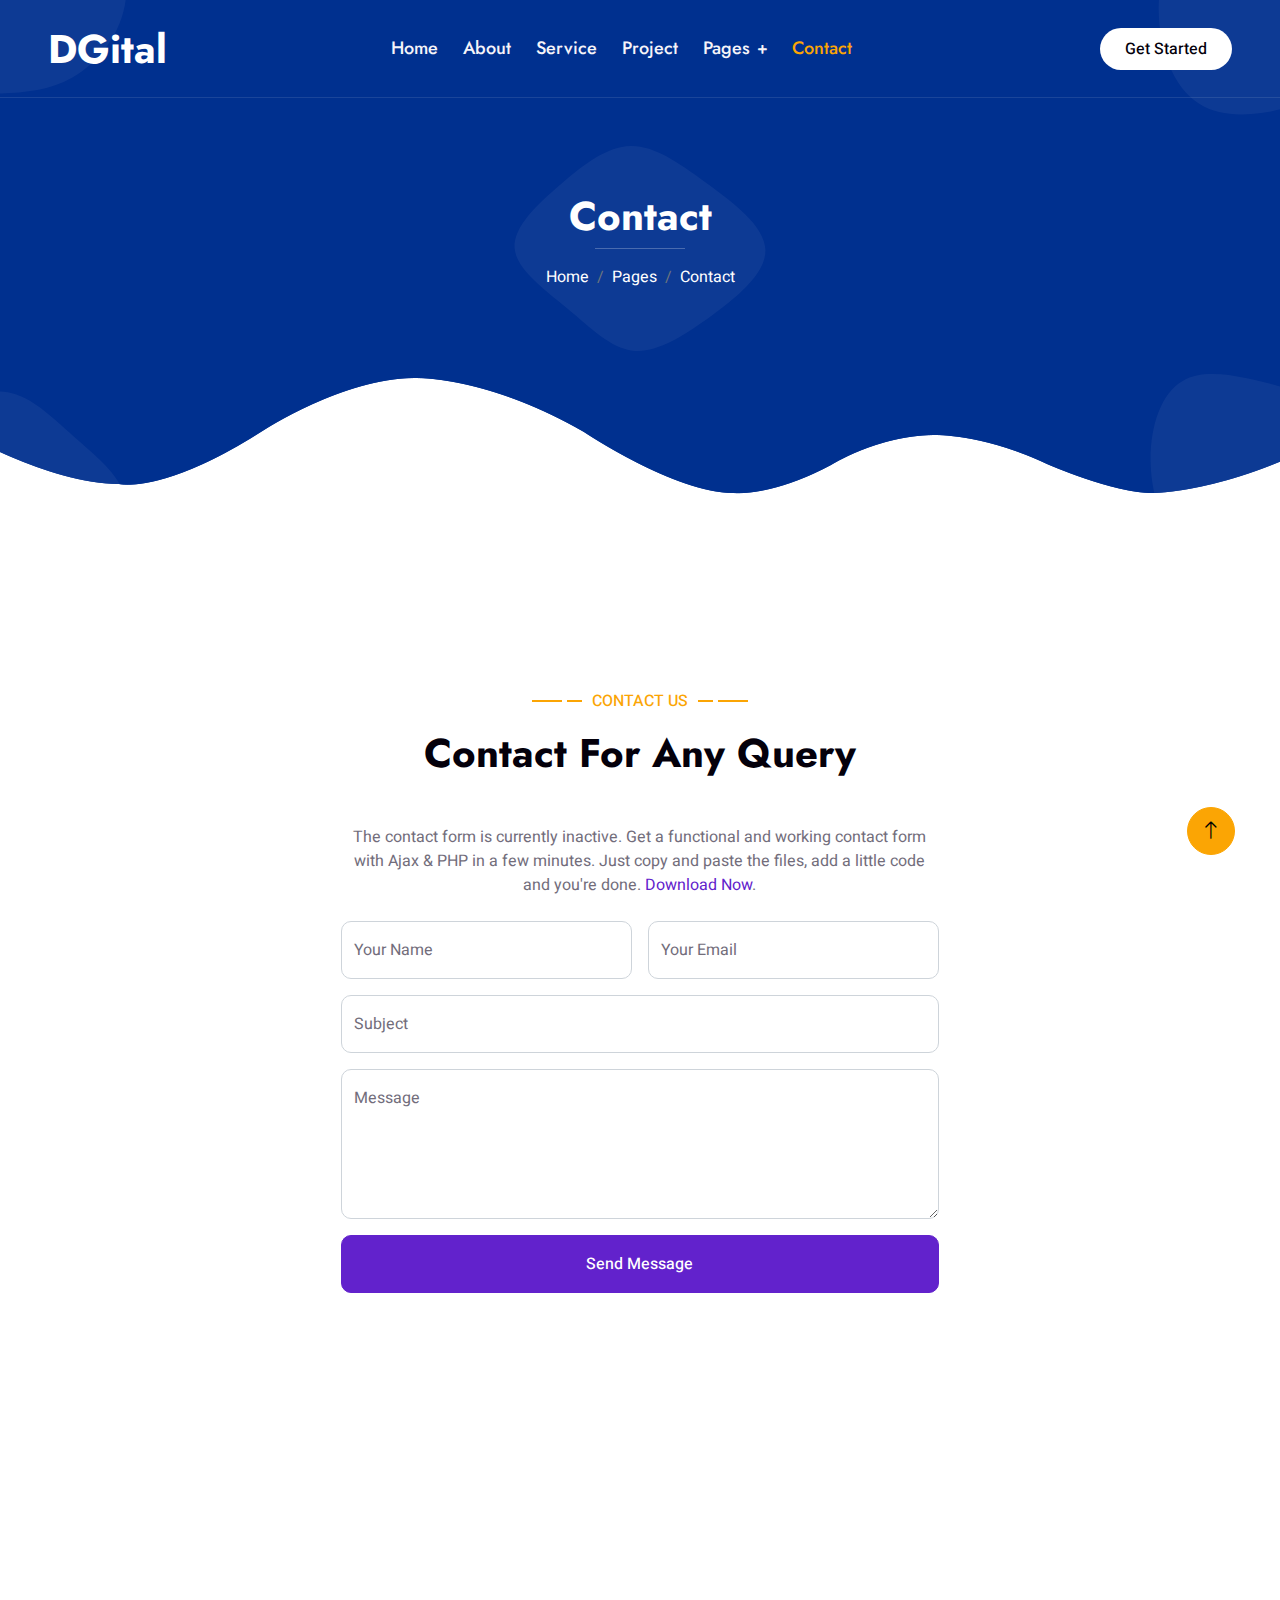
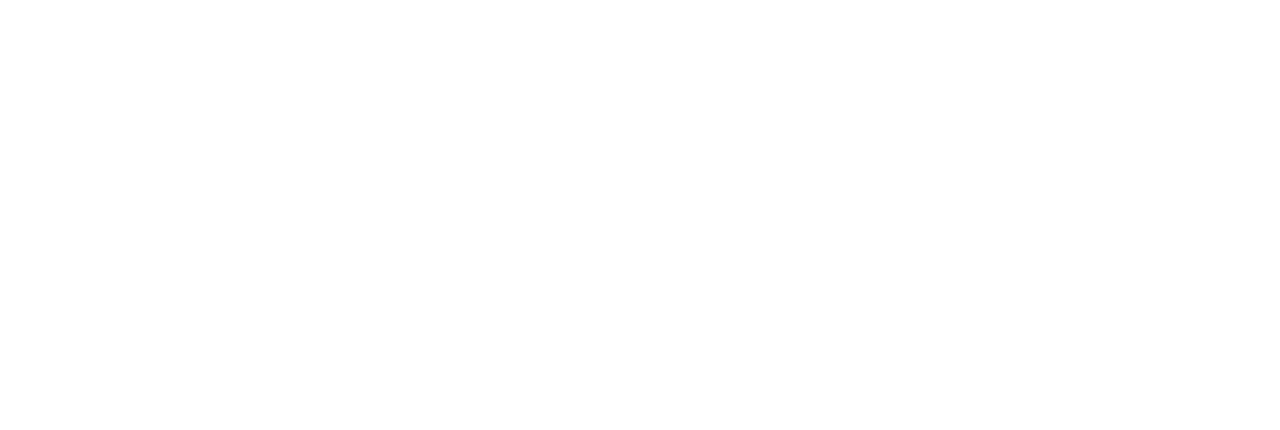
<file: contact.html>
<!DOCTYPE html>
<html lang="en">

<head>
    <meta charset="utf-8">
    <title>DGital - Digital Agency HTML Template</title>
    <meta content="width=device-width, initial-scale=1.0" name="viewport">
    <meta content="" name="keywords">
    <meta content="" name="description">

    <!-- Favicon -->
    <link href="img/favicon.ico" rel="icon">

    <!-- Google Web Fonts -->
    <link rel="preconnect" href="https://fonts.googleapis.com">
    <link rel="preconnect" href="https://fonts.gstatic.com" crossorigin>
    <link href="https://fonts.googleapis.com/css2?family=Heebo:wght@400;500&family=Jost:wght@500;600;700&display=swap" rel="stylesheet"> 

    <!-- Icon Font Stylesheet -->
    <link href="https://cdnjs.cloudflare.com/ajax/libs/font-awesome/5.10.0/css/all.min.css" rel="stylesheet">
    <link href="https://cdn.jsdelivr.net/npm/bootstrap-icons@1.4.1/font/bootstrap-icons.css" rel="stylesheet">

    <!-- Libraries Stylesheet -->
    <link href="lib/animate/animate.min.css" rel="stylesheet">
    <link href="lib/owlcarousel/assets/owl.carousel.min.css" rel="stylesheet">
    <link href="lib/lightbox/css/lightbox.min.css" rel="stylesheet">

    <!-- Customized Bootstrap Stylesheet -->
    <link href="css/bootstrap.min.css" rel="stylesheet">

    <!-- Template Stylesheet -->
    <link href="css/style.css" rel="stylesheet">
</head>

<body>
    <div class="container-xxl bg-white p-0">
        <!-- Spinner Start -->
        <div id="spinner" class="show bg-white position-fixed translate-middle w-100 vh-100 top-50 start-50 d-flex align-items-center justify-content-center">
            <div class="spinner-grow text-primary" style="width: 3rem; height: 3rem;" role="status">
                <span class="sr-only">Loading...</span>
            </div>
        </div>
        <!-- Spinner End -->


        <!-- Navbar & Hero Start -->
        <div class="container-xxl position-relative p-0">
            <nav class="navbar navbar-expand-lg navbar-light px-4 px-lg-5 py-3 py-lg-0">
                <a href="" class="navbar-brand p-0">
                    <h1 class="m-0">DGital</h1>
                    <!-- <img src="img/logo.png" alt="Logo"> -->
                </a>
                <button class="navbar-toggler" type="button" data-bs-toggle="collapse" data-bs-target="#navbarCollapse">
                    <span class="fa fa-bars"></span>
                </button>
                <div class="collapse navbar-collapse" id="navbarCollapse">
                    <div class="navbar-nav mx-auto py-0">
                        <a href="index.html" class="nav-item nav-link">Home</a>
                        <a href="about.html" class="nav-item nav-link">About</a>
                        <a href="service.html" class="nav-item nav-link">Service</a>
                        <a href="project.html" class="nav-item nav-link">Project</a>
                        <div class="nav-item dropdown">
                            <a href="#" class="nav-link dropdown-toggle" data-bs-toggle="dropdown">Pages</a>
                            <div class="dropdown-menu m-0">
                                <a href="team.html" class="dropdown-item">Our Team</a>
                                <a href="testimonial.html" class="dropdown-item">Testimonial</a>
                                <a href="404.html" class="dropdown-item">404 Page</a>
                            </div>
                        </div>
                        <a href="contact.html" class="nav-item nav-link active">Contact</a>
                    </div>
                    <a href="" class="btn rounded-pill py-2 px-4 ms-3 d-none d-lg-block">Get Started</a>
                </div>
            </nav>

            <div class="container-xxl py-5 bg-primary hero-header">
                <div class="container my-5 py-5 px-lg-5">
                    <div class="row g-5 py-5">
                        <div class="col-12 text-center">
                            <h1 class="text-white animated slideInDown">Contact</h1>
                            <hr class="bg-white mx-auto mt-0" style="width: 90px;">
                            <nav aria-label="breadcrumb">
                                <ol class="breadcrumb justify-content-center">
                                    <li class="breadcrumb-item"><a class="text-white" href="#">Home</a></li>
                                    <li class="breadcrumb-item"><a class="text-white" href="#">Pages</a></li>
                                    <li class="breadcrumb-item text-white active" aria-current="page">Contact</li>
                                </ol>
                            </nav>
                        </div>
                    </div>
                </div>
            </div>
        </div>
        <!-- Navbar & Hero End -->


        <!-- Contact Start -->
        <div class="container-xxl py-5">
            <div class="container py-5 px-lg-5">
                <div class="wow fadeInUp" data-wow-delay="0.1s">
                    <p class="section-title text-secondary justify-content-center"><span></span>Contact Us<span></span></p>
                    <h1 class="text-center mb-5">Contact For Any Query</h1>
                </div>
                <div class="row justify-content-center">
                    <div class="col-lg-7">
                        <div class="wow fadeInUp" data-wow-delay="0.3s">
                            <p class="text-center mb-4">The contact form is currently inactive. Get a functional and working contact form with Ajax & PHP in a few minutes. Just copy and paste the files, add a little code and you're done. <a href="https://htmlcodex.com/contact-form">Download Now</a>.</p>
                            <form>
                                <div class="row g-3">
                                    <div class="col-md-6">
                                        <div class="form-floating">
                                            <input type="text" class="form-control" id="name" placeholder="Your Name">
                                            <label for="name">Your Name</label>
                                        </div>
                                    </div>
                                    <div class="col-md-6">
                                        <div class="form-floating">
                                            <input type="email" class="form-control" id="email" placeholder="Your Email">
                                            <label for="email">Your Email</label>
                                        </div>
                                    </div>
                                    <div class="col-12">
                                        <div class="form-floating">
                                            <input type="text" class="form-control" id="subject" placeholder="Subject">
                                            <label for="subject">Subject</label>
                                        </div>
                                    </div>
                                    <div class="col-12">
                                        <div class="form-floating">
                                            <textarea class="form-control" placeholder="Leave a message here" id="message" style="height: 150px"></textarea>
                                            <label for="message">Message</label>
                                        </div>
                                    </div>
                                    <div class="col-12">
                                        <button class="btn btn-primary w-100 py-3" type="submit">Send Message</button>
                                    </div>
                                </div>
                            </form>
                        </div>
                    </div>
                </div>
            </div>
        </div>
        <!-- Contact End -->
        

        <!-- Footer Start -->
        <div class="container-fluid bg-primary text-light footer wow fadeIn" data-wow-delay="0.1s">
            <div class="container py-5 px-lg-5">
                <div class="row g-5">
                    <div class="col-md-6 col-lg-3">
                        <p class="section-title text-white h5 mb-4">Address<span></span></p>
                        <p><i class="fa fa-map-marker-alt me-3"></i>123 Street, New York, USA</p>
                        <p><i class="fa fa-phone-alt me-3"></i>+012 345 67890</p>
                        <p><i class="fa fa-envelope me-3"></i>info@example.com</p>
                        <div class="d-flex pt-2">
                            <a class="btn btn-outline-light btn-social" href=""><i class="fab fa-twitter"></i></a>
                            <a class="btn btn-outline-light btn-social" href=""><i class="fab fa-facebook-f"></i></a>
                            <a class="btn btn-outline-light btn-social" href=""><i class="fab fa-instagram"></i></a>
                            <a class="btn btn-outline-light btn-social" href=""><i class="fab fa-linkedin-in"></i></a>
                        </div>
                    </div>
                    <div class="col-md-6 col-lg-3">
                        <p class="section-title text-white h5 mb-4">Quick Link<span></span></p>
                        <a class="btn btn-link" href="">About Us</a>
                        <a class="btn btn-link" href="">Contact Us</a>
                        <a class="btn btn-link" href="">Privacy Policy</a>
                        <a class="btn btn-link" href="">Terms & Condition</a>
                        <a class="btn btn-link" href="">Career</a>
                    </div>
                    <div class="col-md-6 col-lg-3">
                        <p class="section-title text-white h5 mb-4">Gallery<span></span></p>
                        <div class="row g-2">
                            <div class="col-4">
                                <img class="img-fluid" src="img/portfolio-1.jpg" alt="Image">
                            </div>
                            <div class="col-4">
                                <img class="img-fluid" src="img/portfolio-2.jpg" alt="Image">
                            </div>
                            <div class="col-4">
                                <img class="img-fluid" src="img/portfolio-3.jpg" alt="Image">
                            </div>
                            <div class="col-4">
                                <img class="img-fluid" src="img/portfolio-4.jpg" alt="Image">
                            </div>
                            <div class="col-4">
                                <img class="img-fluid" src="img/portfolio-5.jpg" alt="Image">
                            </div>
                            <div class="col-4">
                                <img class="img-fluid" src="img/portfolio-6.jpg" alt="Image">
                            </div>
                        </div>
                    </div>
                    <div class="col-md-6 col-lg-3">
                        <p class="section-title text-white h5 mb-4">Newsletter<span></span></p>
                        <p>Lorem ipsum dolor sit amet elit. Phasellus nec pretium mi. Curabitur facilisis ornare velit non vulpu</p>
                        <div class="position-relative w-100 mt-3">
                            <input class="form-control border-0 rounded-pill w-100 ps-4 pe-5" type="text" placeholder="Your Email" style="height: 48px;">
                            <button type="button" class="btn shadow-none position-absolute top-0 end-0 mt-1 me-2"><i class="fa fa-paper-plane text-primary fs-4"></i></button>
                        </div>
                    </div>
                </div>
            </div>
            <div class="container px-lg-5">
                <div class="copyright">
                    <div class="row">
                        <div class="col-md-6 text-center text-md-start mb-3 mb-md-0">
                            &copy; <a class="border-bottom" href="#">Your Site Name</a>, All Right Reserved. 
							
							<!--/*** This template is free as long as you keep the footer author’s credit link/attribution link/backlink. If you'd like to use the template without the footer author’s credit link/attribution link/backlink, you can purchase the Credit Removal License from "https://htmlcodex.com/credit-removal". Thank you for your support. ***/-->
							Designed By <a class="border-bottom" href="https://htmlcodex.com">HTML Codex</a>
                        </div>
                        <div class="col-md-6 text-center text-md-end">
                            <div class="footer-menu">
                                <a href="">Home</a>
                                <a href="">Cookies</a>
                                <a href="">Help</a>
                                <a href="">FQAs</a>
                            </div>
                        </div>
                    </div>
                </div>
            </div>
        </div>
        <!-- Footer End -->


        <!-- Back to Top -->
        <a href="#" class="btn btn-lg btn-secondary btn-lg-square back-to-top"><i class="bi bi-arrow-up"></i></a>
    </div>

    <!-- JavaScript Libraries -->
    <script src="https://code.jquery.com/jquery-3.4.1.min.js"></script>
    <script src="https://cdn.jsdelivr.net/npm/bootstrap@5.0.0/dist/js/bootstrap.bundle.min.js"></script>
    <script src="lib/wow/wow.min.js"></script>
    <script src="lib/easing/easing.min.js"></script>
    <script src="lib/waypoints/waypoints.min.js"></script>
    <script src="lib/counterup/counterup.min.js"></script>
    <script src="lib/owlcarousel/owl.carousel.min.js"></script>
    <script src="lib/isotope/isotope.pkgd.min.js"></script>
    <script src="lib/lightbox/js/lightbox.min.js"></script>

    <!-- Template Javascript -->
    <script src="js/main.js"></script>
</body>

</html>
</file>
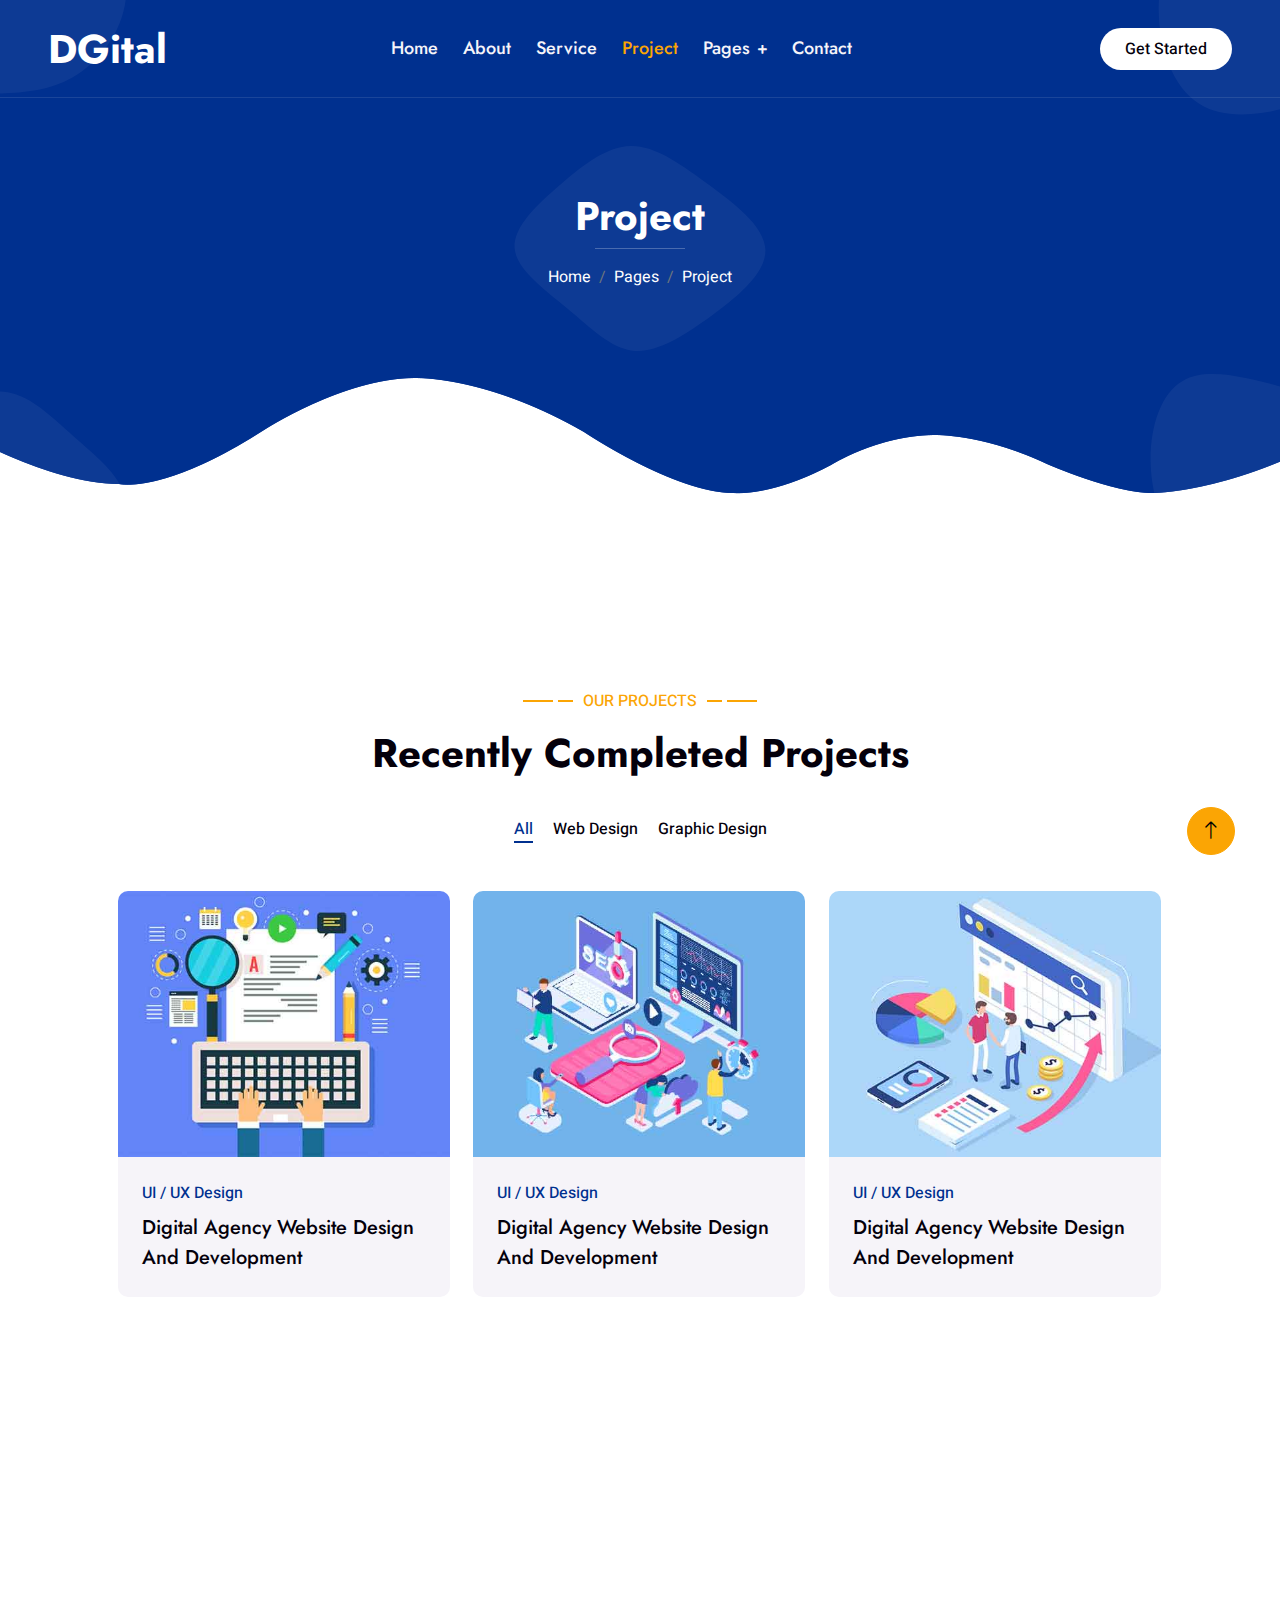
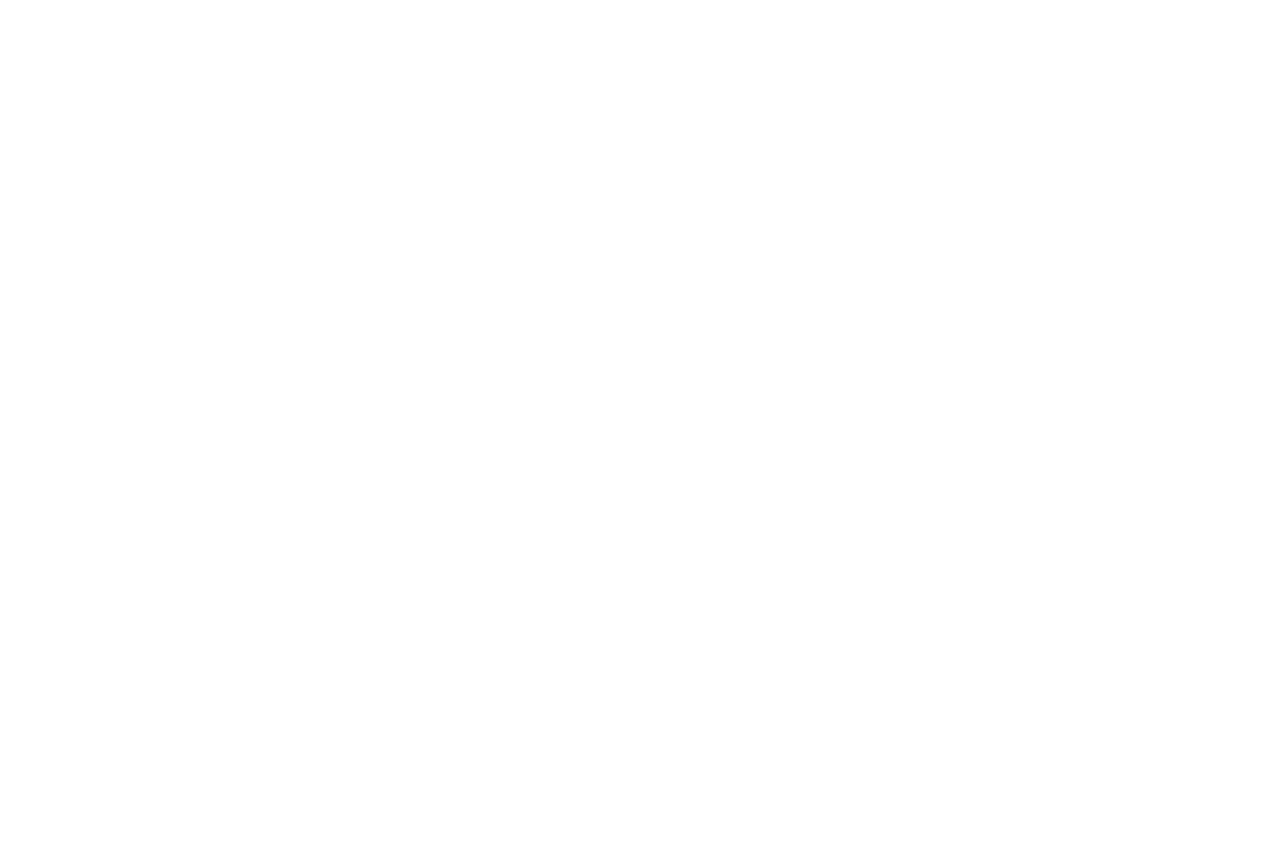
<file: project.html>
<!DOCTYPE html>
<html lang="en">

<head>
    <meta charset="utf-8">
    <title>DGital - Digital Agency HTML Template</title>
    <meta content="width=device-width, initial-scale=1.0" name="viewport">
    <meta content="" name="keywords">
    <meta content="" name="description">

    <!-- Favicon -->
    <link href="img/favicon.ico" rel="icon">

    <!-- Google Web Fonts -->
    <link rel="preconnect" href="https://fonts.googleapis.com">
    <link rel="preconnect" href="https://fonts.gstatic.com" crossorigin>
    <link href="https://fonts.googleapis.com/css2?family=Heebo:wght@400;500&family=Jost:wght@500;600;700&display=swap" rel="stylesheet"> 

    <!-- Icon Font Stylesheet -->
    <link href="https://cdnjs.cloudflare.com/ajax/libs/font-awesome/5.10.0/css/all.min.css" rel="stylesheet">
    <link href="https://cdn.jsdelivr.net/npm/bootstrap-icons@1.4.1/font/bootstrap-icons.css" rel="stylesheet">

    <!-- Libraries Stylesheet -->
    <link href="lib/animate/animate.min.css" rel="stylesheet">
    <link href="lib/owlcarousel/assets/owl.carousel.min.css" rel="stylesheet">
    <link href="lib/lightbox/css/lightbox.min.css" rel="stylesheet">

    <!-- Customized Bootstrap Stylesheet -->
    <link href="css/bootstrap.min.css" rel="stylesheet">

    <!-- Template Stylesheet -->
    <link href="css/style.css" rel="stylesheet">
</head>

<body>
    <div class="container-xxl bg-white p-0">
        <!-- Spinner Start -->
        <div id="spinner" class="show bg-white position-fixed translate-middle w-100 vh-100 top-50 start-50 d-flex align-items-center justify-content-center">
            <div class="spinner-grow text-primary" style="width: 3rem; height: 3rem;" role="status">
                <span class="sr-only">Loading...</span>
            </div>
        </div>
        <!-- Spinner End -->


        <!-- Navbar & Hero Start -->
        <div class="container-xxl position-relative p-0">
            <nav class="navbar navbar-expand-lg navbar-light px-4 px-lg-5 py-3 py-lg-0">
                <a href="" class="navbar-brand p-0">
                    <h1 class="m-0">DGital</h1>
                    <!-- <img src="img/logo.png" alt="Logo"> -->
                </a>
                <button class="navbar-toggler" type="button" data-bs-toggle="collapse" data-bs-target="#navbarCollapse">
                    <span class="fa fa-bars"></span>
                </button>
                <div class="collapse navbar-collapse" id="navbarCollapse">
                    <div class="navbar-nav mx-auto py-0">
                        <a href="index.html" class="nav-item nav-link">Home</a>
                        <a href="about.html" class="nav-item nav-link">About</a>
                        <a href="service.html" class="nav-item nav-link">Service</a>
                        <a href="project.html" class="nav-item nav-link active">Project</a>
                        <div class="nav-item dropdown">
                            <a href="#" class="nav-link dropdown-toggle" data-bs-toggle="dropdown">Pages</a>
                            <div class="dropdown-menu m-0">
                                <a href="team.html" class="dropdown-item">Our Team</a>
                                <a href="testimonial.html" class="dropdown-item">Testimonial</a>
                                <a href="404.html" class="dropdown-item">404 Page</a>
                            </div>
                        </div>
                        <a href="contact.html" class="nav-item nav-link">Contact</a>
                    </div>
                    <a href="" class="btn rounded-pill py-2 px-4 ms-3 d-none d-lg-block">Get Started</a>
                </div>
            </nav>

            <div class="container-xxl py-5 bg-primary hero-header">
                <div class="container my-5 py-5 px-lg-5">
                    <div class="row g-5 py-5">
                        <div class="col-12 text-center">
                            <h1 class="text-white animated slideInDown">Project</h1>
                            <hr class="bg-white mx-auto mt-0" style="width: 90px;">
                            <nav aria-label="breadcrumb">
                                <ol class="breadcrumb justify-content-center">
                                    <li class="breadcrumb-item"><a class="text-white" href="#">Home</a></li>
                                    <li class="breadcrumb-item"><a class="text-white" href="#">Pages</a></li>
                                    <li class="breadcrumb-item text-white active" aria-current="page">Project</li>
                                </ol>
                            </nav>
                        </div>
                    </div>
                </div>
            </div>
        </div>
        <!-- Navbar & Hero End -->


        <!-- Projects Start -->
        <div class="container-xxl py-5">
            <div class="container py-5 px-lg-5">
                <div class="wow fadeInUp" data-wow-delay="0.1s">
                    <p class="section-title text-secondary justify-content-center"><span></span>Our Projects<span></span></p>
                    <h1 class="text-center mb-5">Recently Completed Projects</h1>
                </div>
                <div class="row mt-n2 wow fadeInUp" data-wow-delay="0.3s">
                    <div class="col-12 text-center">
                        <ul class="list-inline mb-5" id="portfolio-flters">
                            <li class="mx-2 active" data-filter="*">All</li>
                            <li class="mx-2" data-filter=".first">Web Design</li>
                            <li class="mx-2" data-filter=".second">Graphic Design</li>
                        </ul>
                    </div>
                </div>
                <div class="row g-4 portfolio-container">
                    <div class="col-lg-4 col-md-6 portfolio-item first wow fadeInUp" data-wow-delay="0.1s">
                        <div class="rounded overflow-hidden">
                            <div class="position-relative overflow-hidden">
                                <img class="img-fluid w-100" src="img/portfolio-1.jpg" alt="">
                                <div class="portfolio-overlay">
                                    <a class="btn btn-square btn-outline-light mx-1" href="img/portfolio-1.jpg" data-lightbox="portfolio"><i class="fa fa-eye"></i></a>
                                    <a class="btn btn-square btn-outline-light mx-1" href=""><i class="fa fa-link"></i></a>
                                </div>
                            </div>
                            <div class="bg-light p-4">
                                <p class="text-primary fw-medium mb-2">UI / UX Design</p>
                                <h5 class="lh-base mb-0">Digital Agency Website Design And Development</a>
                            </div>
                        </div>
                    </div>
                    <div class="col-lg-4 col-md-6 portfolio-item second wow fadeInUp" data-wow-delay="0.3s">
                        <div class="rounded overflow-hidden">
                            <div class="position-relative overflow-hidden">
                                <img class="img-fluid w-100" src="img/portfolio-2.jpg" alt="">
                                <div class="portfolio-overlay">
                                    <a class="btn btn-square btn-outline-light mx-1" href="img/portfolio-2.jpg" data-lightbox="portfolio"><i class="fa fa-eye"></i></a>
                                    <a class="btn btn-square btn-outline-light mx-1" href=""><i class="fa fa-link"></i></a>
                                </div>
                            </div>
                            <div class="bg-light p-4">
                                <p class="text-primary fw-medium mb-2">UI / UX Design</p>
                                <h5 class="lh-base mb-0">Digital Agency Website Design And Development</a>
                            </div>
                        </div>
                    </div>
                    <div class="col-lg-4 col-md-6 portfolio-item first wow fadeInUp" data-wow-delay="0.5s">
                        <div class="rounded overflow-hidden">
                            <div class="position-relative overflow-hidden">
                                <img class="img-fluid w-100" src="img/portfolio-3.jpg" alt="">
                                <div class="portfolio-overlay">
                                    <a class="btn btn-square btn-outline-light mx-1" href="img/portfolio-3.jpg" data-lightbox="portfolio"><i class="fa fa-eye"></i></a>
                                    <a class="btn btn-square btn-outline-light mx-1" href=""><i class="fa fa-link"></i></a>
                                </div>
                            </div>
                            <div class="bg-light p-4">
                                <p class="text-primary fw-medium mb-2">UI / UX Design</p>
                                <h5 class="lh-base mb-0">Digital Agency Website Design And Development</a>
                            </div>
                        </div>
                    </div>
                    <div class="col-lg-4 col-md-6 portfolio-item second wow fadeInUp" data-wow-delay="0.1s">
                        <div class="rounded overflow-hidden">
                            <div class="position-relative overflow-hidden">
                                <img class="img-fluid w-100" src="img/portfolio-4.jpg" alt="">
                                <div class="portfolio-overlay">
                                    <a class="btn btn-square btn-outline-light mx-1" href="img/portfolio-4.jpg" data-lightbox="portfolio"><i class="fa fa-eye"></i></a>
                                    <a class="btn btn-square btn-outline-light mx-1" href=""><i class="fa fa-link"></i></a>
                                </div>
                            </div>
                            <div class="bg-light p-4">
                                <p class="text-primary fw-medium mb-2">UI / UX Design</p>
                                <h5 class="lh-base mb-0">Digital Agency Website Design And Development</a>
                            </div>
                        </div>
                    </div>
                    <div class="col-lg-4 col-md-6 portfolio-item first wow fadeInUp" data-wow-delay="0.3s">
                        <div class="rounded overflow-hidden">
                            <div class="position-relative overflow-hidden">
                                <img class="img-fluid w-100" src="img/portfolio-5.jpg" alt="">
                                <div class="portfolio-overlay">
                                    <a class="btn btn-square btn-outline-light mx-1" href="img/portfolio-5.jpg" data-lightbox="portfolio"><i class="fa fa-eye"></i></a>
                                    <a class="btn btn-square btn-outline-light mx-1" href=""><i class="fa fa-link"></i></a>
                                </div>
                            </div>
                            <div class="bg-light p-4">
                                <p class="text-primary fw-medium mb-2">UI / UX Design</p>
                                <h5 class="lh-base mb-0">Digital Agency Website Design And Development</a>
                            </div>
                        </div>
                    </div>
                    <div class="col-lg-4 col-md-6 portfolio-item second wow fadeInUp" data-wow-delay="0.5s">
                        <div class="rounded overflow-hidden">
                            <div class="position-relative overflow-hidden">
                                <img class="img-fluid w-100" src="img/portfolio-6.jpg" alt="">
                                <div class="portfolio-overlay">
                                    <a class="btn btn-square btn-outline-light mx-1" href="img/portfolio-6.jpg" data-lightbox="portfolio"><i class="fa fa-eye"></i></a>
                                    <a class="btn btn-square btn-outline-light mx-1" href=""><i class="fa fa-link"></i></a>
                                </div>
                            </div>
                            <div class="bg-light p-4">
                                <p class="text-primary fw-medium mb-2">UI / UX Design</p>
                                <h5 class="lh-base mb-0">Digital Agency Website Design And Development</a>
                            </div>
                        </div>
                    </div>
                </div>
            </div>
        </div>
        <!-- Projects End -->
        

        <!-- Footer Start -->
        <div class="container-fluid bg-primary text-light footer wow fadeIn" data-wow-delay="0.1s">
            <div class="container py-5 px-lg-5">
                <div class="row g-5">
                    <div class="col-md-6 col-lg-3">
                        <p class="section-title text-white h5 mb-4">Address<span></span></p>
                        <p><i class="fa fa-map-marker-alt me-3"></i>123 Street, New York, USA</p>
                        <p><i class="fa fa-phone-alt me-3"></i>+012 345 67890</p>
                        <p><i class="fa fa-envelope me-3"></i>info@example.com</p>
                        <div class="d-flex pt-2">
                            <a class="btn btn-outline-light btn-social" href=""><i class="fab fa-twitter"></i></a>
                            <a class="btn btn-outline-light btn-social" href=""><i class="fab fa-facebook-f"></i></a>
                            <a class="btn btn-outline-light btn-social" href=""><i class="fab fa-instagram"></i></a>
                            <a class="btn btn-outline-light btn-social" href=""><i class="fab fa-linkedin-in"></i></a>
                        </div>
                    </div>
                    <div class="col-md-6 col-lg-3">
                        <p class="section-title text-white h5 mb-4">Quick Link<span></span></p>
                        <a class="btn btn-link" href="">About Us</a>
                        <a class="btn btn-link" href="">Contact Us</a>
                        <a class="btn btn-link" href="">Privacy Policy</a>
                        <a class="btn btn-link" href="">Terms & Condition</a>
                        <a class="btn btn-link" href="">Career</a>
                    </div>
                    <div class="col-md-6 col-lg-3">
                        <p class="section-title text-white h5 mb-4">Gallery<span></span></p>
                        <div class="row g-2">
                            <div class="col-4">
                                <img class="img-fluid" src="img/portfolio-1.jpg" alt="Image">
                            </div>
                            <div class="col-4">
                                <img class="img-fluid" src="img/portfolio-2.jpg" alt="Image">
                            </div>
                            <div class="col-4">
                                <img class="img-fluid" src="img/portfolio-3.jpg" alt="Image">
                            </div>
                            <div class="col-4">
                                <img class="img-fluid" src="img/portfolio-4.jpg" alt="Image">
                            </div>
                            <div class="col-4">
                                <img class="img-fluid" src="img/portfolio-5.jpg" alt="Image">
                            </div>
                            <div class="col-4">
                                <img class="img-fluid" src="img/portfolio-6.jpg" alt="Image">
                            </div>
                        </div>
                    </div>
                    <div class="col-md-6 col-lg-3">
                        <p class="section-title text-white h5 mb-4">Newsletter<span></span></p>
                        <p>Lorem ipsum dolor sit amet elit. Phasellus nec pretium mi. Curabitur facilisis ornare velit non vulpu</p>
                        <div class="position-relative w-100 mt-3">
                            <input class="form-control border-0 rounded-pill w-100 ps-4 pe-5" type="text" placeholder="Your Email" style="height: 48px;">
                            <button type="button" class="btn shadow-none position-absolute top-0 end-0 mt-1 me-2"><i class="fa fa-paper-plane text-primary fs-4"></i></button>
                        </div>
                    </div>
                </div>
            </div>
            <div class="container px-lg-5">
                <div class="copyright">
                    <div class="row">
                        <div class="col-md-6 text-center text-md-start mb-3 mb-md-0">
                            &copy; <a class="border-bottom" href="#">Your Site Name</a>, All Right Reserved. 
							
							<!--/*** This template is free as long as you keep the footer author’s credit link/attribution link/backlink. If you'd like to use the template without the footer author’s credit link/attribution link/backlink, you can purchase the Credit Removal License from "https://htmlcodex.com/credit-removal". Thank you for your support. ***/-->
							Designed By <a class="border-bottom" href="https://htmlcodex.com">HTML Codex</a>
                        </div>
                        <div class="col-md-6 text-center text-md-end">
                            <div class="footer-menu">
                                <a href="">Home</a>
                                <a href="">Cookies</a>
                                <a href="">Help</a>
                                <a href="">FQAs</a>
                            </div>
                        </div>
                    </div>
                </div>
            </div>
        </div>
        <!-- Footer End -->


        <!-- Back to Top -->
        <a href="#" class="btn btn-lg btn-secondary btn-lg-square back-to-top"><i class="bi bi-arrow-up"></i></a>
    </div>

    <!-- JavaScript Libraries -->
    <script src="https://code.jquery.com/jquery-3.4.1.min.js"></script>
    <script src="https://cdn.jsdelivr.net/npm/bootstrap@5.0.0/dist/js/bootstrap.bundle.min.js"></script>
    <script src="lib/wow/wow.min.js"></script>
    <script src="lib/easing/easing.min.js"></script>
    <script src="lib/waypoints/waypoints.min.js"></script>
    <script src="lib/counterup/counterup.min.js"></script>
    <script src="lib/owlcarousel/owl.carousel.min.js"></script>
    <script src="lib/isotope/isotope.pkgd.min.js"></script>
    <script src="lib/lightbox/js/lightbox.min.js"></script>

    <!-- Template Javascript -->
    <script src="js/main.js"></script>
</body>

</html>
</file>
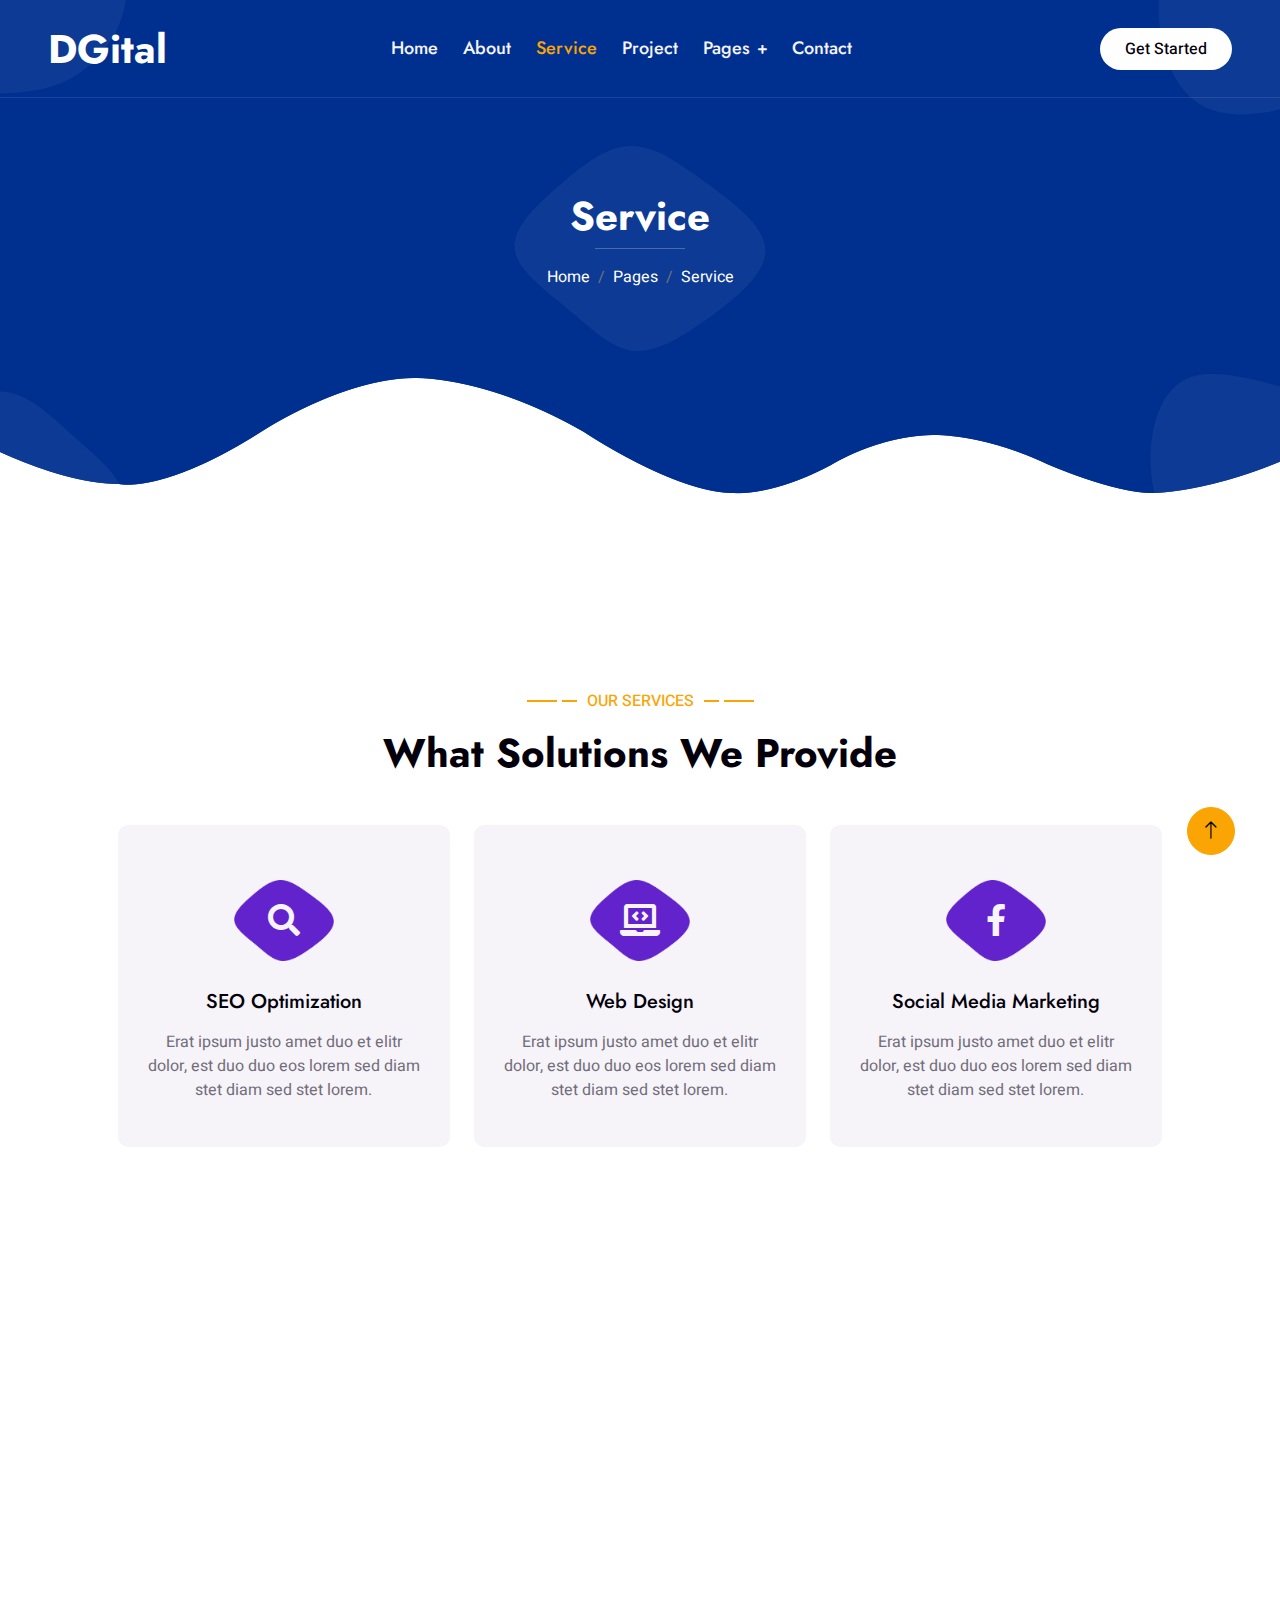
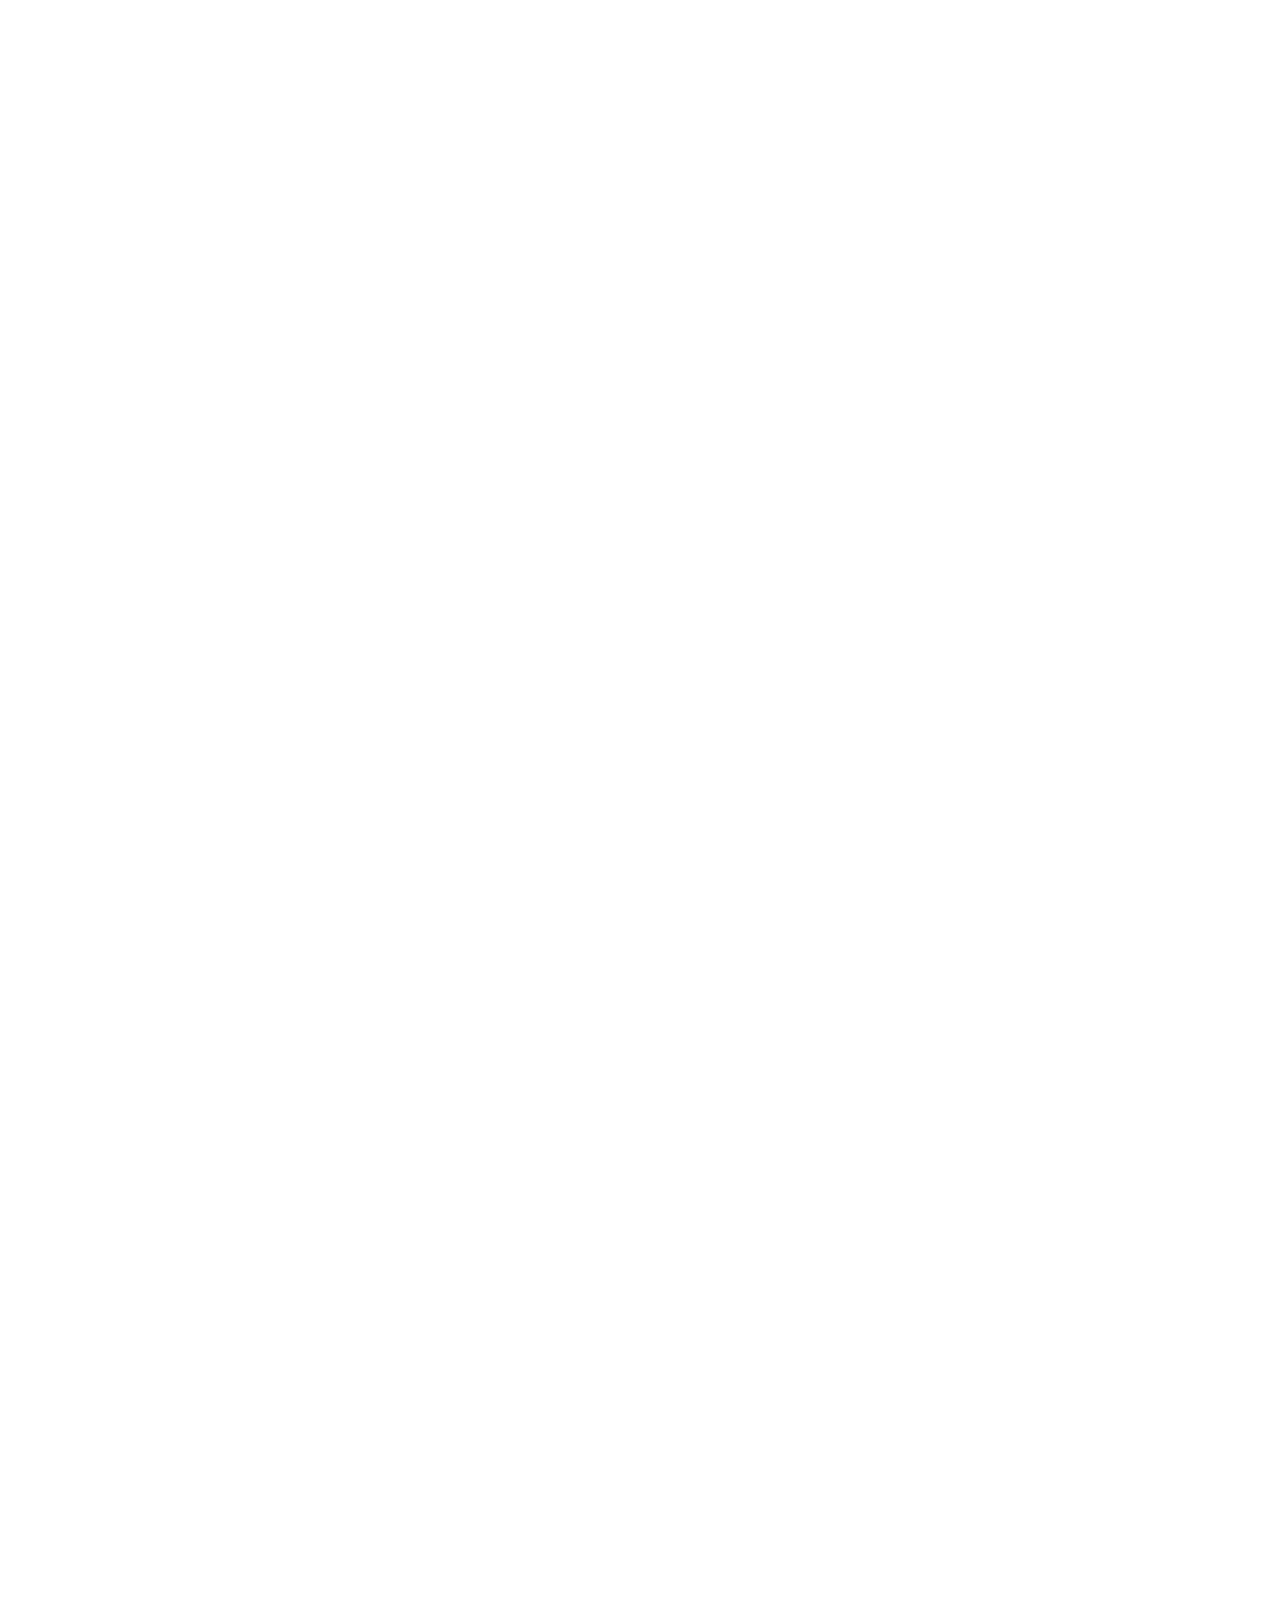
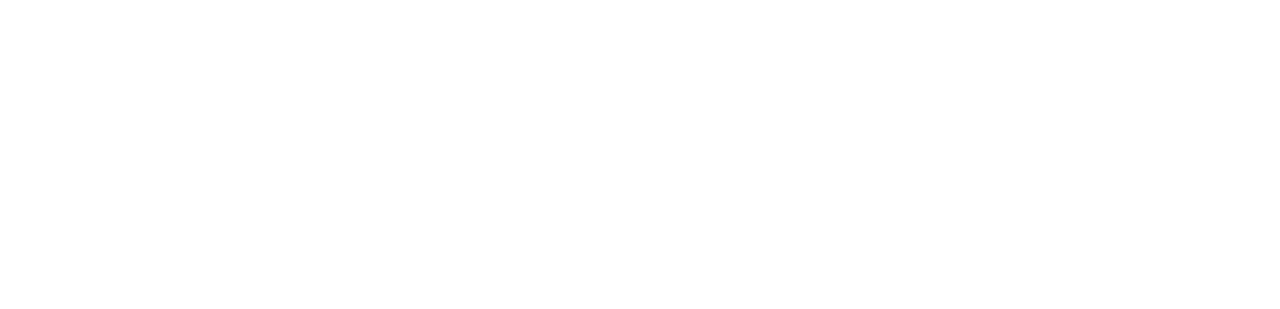
<file: service.html>
<!DOCTYPE html>
<html lang="en">

<head>
    <meta charset="utf-8">
    <title>DGital - Digital Agency HTML Template</title>
    <meta content="width=device-width, initial-scale=1.0" name="viewport">
    <meta content="" name="keywords">
    <meta content="" name="description">

    <!-- Favicon -->
    <link href="img/favicon.ico" rel="icon">

    <!-- Google Web Fonts -->
    <link rel="preconnect" href="https://fonts.googleapis.com">
    <link rel="preconnect" href="https://fonts.gstatic.com" crossorigin>
    <link href="https://fonts.googleapis.com/css2?family=Heebo:wght@400;500&family=Jost:wght@500;600;700&display=swap" rel="stylesheet"> 

    <!-- Icon Font Stylesheet -->
    <link href="https://cdnjs.cloudflare.com/ajax/libs/font-awesome/5.10.0/css/all.min.css" rel="stylesheet">
    <link href="https://cdn.jsdelivr.net/npm/bootstrap-icons@1.4.1/font/bootstrap-icons.css" rel="stylesheet">

    <!-- Libraries Stylesheet -->
    <link href="lib/animate/animate.min.css" rel="stylesheet">
    <link href="lib/owlcarousel/assets/owl.carousel.min.css" rel="stylesheet">
    <link href="lib/lightbox/css/lightbox.min.css" rel="stylesheet">

    <!-- Customized Bootstrap Stylesheet -->
    <link href="css/bootstrap.min.css" rel="stylesheet">

    <!-- Template Stylesheet -->
    <link href="css/style.css" rel="stylesheet">
</head>

<body>
    <div class="container-xxl bg-white p-0">
        <!-- Spinner Start -->
        <div id="spinner" class="show bg-white position-fixed translate-middle w-100 vh-100 top-50 start-50 d-flex align-items-center justify-content-center">
            <div class="spinner-grow text-primary" style="width: 3rem; height: 3rem;" role="status">
                <span class="sr-only">Loading...</span>
            </div>
        </div>
        <!-- Spinner End -->


        <!-- Navbar & Hero Start -->
        <div class="container-xxl position-relative p-0">
            <nav class="navbar navbar-expand-lg navbar-light px-4 px-lg-5 py-3 py-lg-0">
                <a href="" class="navbar-brand p-0">
                    <h1 class="m-0">DGital</h1>
                    <!-- <img src="img/logo.png" alt="Logo"> -->
                </a>
                <button class="navbar-toggler" type="button" data-bs-toggle="collapse" data-bs-target="#navbarCollapse">
                    <span class="fa fa-bars"></span>
                </button>
                <div class="collapse navbar-collapse" id="navbarCollapse">
                    <div class="navbar-nav mx-auto py-0">
                        <a href="index.html" class="nav-item nav-link">Home</a>
                        <a href="about.html" class="nav-item nav-link">About</a>
                        <a href="service.html" class="nav-item nav-link active">Service</a>
                        <a href="project.html" class="nav-item nav-link">Project</a>
                        <div class="nav-item dropdown">
                            <a href="#" class="nav-link dropdown-toggle" data-bs-toggle="dropdown">Pages</a>
                            <div class="dropdown-menu m-0">
                                <a href="team.html" class="dropdown-item">Our Team</a>
                                <a href="testimonial.html" class="dropdown-item">Testimonial</a>
                                <a href="404.html" class="dropdown-item">404 Page</a>
                            </div>
                        </div>
                        <a href="contact.html" class="nav-item nav-link">Contact</a>
                    </div>
                    <a href="" class="btn rounded-pill py-2 px-4 ms-3 d-none d-lg-block">Get Started</a>
                </div>
            </nav>

            <div class="container-xxl py-5 bg-primary hero-header">
                <div class="container my-5 py-5 px-lg-5">
                    <div class="row g-5 py-5">
                        <div class="col-12 text-center">
                            <h1 class="text-white animated slideInDown">Service</h1>
                            <hr class="bg-white mx-auto mt-0" style="width: 90px;">
                            <nav aria-label="breadcrumb">
                                <ol class="breadcrumb justify-content-center">
                                    <li class="breadcrumb-item"><a class="text-white" href="#">Home</a></li>
                                    <li class="breadcrumb-item"><a class="text-white" href="#">Pages</a></li>
                                    <li class="breadcrumb-item text-white active" aria-current="page">Service</li>
                                </ol>
                            </nav>
                        </div>
                    </div>
                </div>
            </div>
        </div>
        <!-- Navbar & Hero End -->


        <!-- Service Start -->
        <div class="container-xxl py-5">
            <div class="container py-5 px-lg-5">
                <div class="wow fadeInUp" data-wow-delay="0.1s">
                    <p class="section-title text-secondary justify-content-center"><span></span>Our Services<span></span></p>
                    <h1 class="text-center mb-5">What Solutions We Provide</h1>
                </div>
                <div class="row g-4">
                    <div class="col-lg-4 col-md-6 wow fadeInUp" data-wow-delay="0.1s">
                        <div class="service-item d-flex flex-column text-center rounded">
                            <div class="service-icon flex-shrink-0">
                                <i class="fa fa-search fa-2x"></i>
                            </div>
                            <h5 class="mb-3">SEO Optimization</h5>
                            <p class="m-0">Erat ipsum justo amet duo et elitr dolor, est duo duo eos lorem sed diam stet diam sed stet lorem.</p>
                            <a class="btn btn-square" href=""><i class="fa fa-arrow-right"></i></a>
                        </div>
                    </div>
                    <div class="col-lg-4 col-md-6 wow fadeInUp" data-wow-delay="0.3s">
                        <div class="service-item d-flex flex-column text-center rounded">
                            <div class="service-icon flex-shrink-0">
                                <i class="fa fa-laptop-code fa-2x"></i>
                            </div>
                            <h5 class="mb-3">Web Design</h5>
                            <p class="m-0">Erat ipsum justo amet duo et elitr dolor, est duo duo eos lorem sed diam stet diam sed stet lorem.</p>
                            <a class="btn btn-square" href=""><i class="fa fa-arrow-right"></i></a>
                        </div>
                    </div>
                    <div class="col-lg-4 col-md-6 wow fadeInUp" data-wow-delay="0.5s">
                        <div class="service-item d-flex flex-column text-center rounded">
                            <div class="service-icon flex-shrink-0">
                                <i class="fab fa-facebook-f fa-2x"></i>
                            </div>
                            <h5 class="mb-3">Social Media Marketing</h5>
                            <p class="m-0">Erat ipsum justo amet duo et elitr dolor, est duo duo eos lorem sed diam stet diam sed stet lorem.</p>
                            <a class="btn btn-square" href=""><i class="fa fa-arrow-right"></i></a>
                        </div>
                    </div>
                    <div class="col-lg-4 col-md-6 wow fadeInUp" data-wow-delay="0.1s">
                        <div class="service-item d-flex flex-column text-center rounded">
                            <div class="service-icon flex-shrink-0">
                                <i class="fa fa-mail-bulk fa-2x"></i>
                            </div>
                            <h5 class="mb-3">Email Marketing</h5>
                            <p class="m-0">Erat ipsum justo amet duo et elitr dolor, est duo duo eos lorem sed diam stet diam sed stet lorem.</p>
                            <a class="btn btn-square" href=""><i class="fa fa-arrow-right"></i></a>
                        </div>
                    </div>
                    <div class="col-lg-4 col-md-6 wow fadeInUp" data-wow-delay="0.3s">
                        <div class="service-item d-flex flex-column text-center rounded">
                            <div class="service-icon flex-shrink-0">
                                <i class="fa fa-thumbs-up fa-2x"></i>
                            </div>
                            <h5 class="mb-3">PPC Advertising</h5>
                            <p class="m-0">Erat ipsum justo amet duo et elitr dolor, est duo duo eos lorem sed diam stet diam sed stet lorem.</p>
                            <a class="btn btn-square" href=""><i class="fa fa-arrow-right"></i></a>
                        </div>
                    </div>
                    <div class="col-lg-4 col-md-6 wow fadeInUp" data-wow-delay="0.5s">
                        <div class="service-item d-flex flex-column text-center rounded">
                            <div class="service-icon flex-shrink-0">
                                <i class="fab fa-android fa-2x"></i>
                            </div>
                            <h5 class="mb-3">App Development</h5>
                            <p class="m-0">Erat ipsum justo amet duo et elitr dolor, est duo duo eos lorem sed diam stet diam sed stet lorem.</p>
                            <a class="btn btn-square" href=""><i class="fa fa-arrow-right"></i></a>
                        </div>
                    </div>
                </div>
            </div>
        </div>
        <!-- Service End -->


        <!-- Newsletter Start -->
        <div class="container-xxl bg-primary newsletter py-5 wow fadeInUp" data-wow-delay="0.1s">
            <div class="container py-5 px-lg-5">
                <div class="row justify-content-center">
                    <div class="col-lg-7 text-center">
                        <p class="section-title text-white justify-content-center"><span></span>Newsletter<span></span></p>
                        <h1 class="text-center text-white mb-4">Stay Always In Touch</h1>
                        <p class="text-white mb-4">Diam dolor diam ipsum et tempor sit. Aliqu diam amet diam et eos labore. Clita erat ipsum et lorem et sit sed stet lorem sit clita duo justo</p>
                        <div class="position-relative w-100 mt-3">
                            <input class="form-control border-0 rounded-pill w-100 ps-4 pe-5" type="text" placeholder="Enter Your Email" style="height: 48px;">
                            <button type="button" class="btn shadow-none position-absolute top-0 end-0 mt-1 me-2"><i class="fa fa-paper-plane text-primary fs-4"></i></button>
                        </div>
                    </div>
                </div>
            </div>
        </div>
        <!-- Newsletter End -->


        <!-- Testimonial Start -->
        <div class="container-xxl py-5 wow fadeInUp" data-wow-delay="0.1s">
            <div class="container py-5 px-lg-5">
                <p class="section-title text-secondary justify-content-center"><span></span>Testimonial<span></span></p>
                <h1 class="text-center mb-5">What Say Our Clients!</h1>
                <div class="owl-carousel testimonial-carousel">
                    <div class="testimonial-item bg-light rounded my-4">
                        <p class="fs-5"><i class="fa fa-quote-left fa-4x text-primary mt-n4 me-3"></i>Diam dolor diam ipsum sit. Aliqu diam amet diam et eos. Clita erat ipsum et lorem et sit sed stet lorem sit clita duo justo.</p>
                        <div class="d-flex align-items-center">
                            <img class="img-fluid flex-shrink-0 rounded-circle" src="img/testimonial-1.jpg" style="width: 65px; height: 65px;">
                            <div class="ps-4">
                                <h5 class="mb-1">Client Name</h5>
                                <span>Profession</span>
                            </div>
                        </div>
                    </div>
                    <div class="testimonial-item bg-light rounded my-4">
                        <p class="fs-5"><i class="fa fa-quote-left fa-4x text-primary mt-n4 me-3"></i>Diam dolor diam ipsum sit. Aliqu diam amet diam et eos. Clita erat ipsum et lorem et sit sed stet lorem sit clita duo justo.</p>
                        <div class="d-flex align-items-center">
                            <img class="img-fluid flex-shrink-0 rounded-circle" src="img/testimonial-2.jpg" style="width: 65px; height: 65px;">
                            <div class="ps-4">
                                <h5 class="mb-1">Client Name</h5>
                                <span>Profession</span>
                            </div>
                        </div>
                    </div>
                    <div class="testimonial-item bg-light rounded my-4">
                        <p class="fs-5"><i class="fa fa-quote-left fa-4x text-primary mt-n4 me-3"></i>Diam dolor diam ipsum sit. Aliqu diam amet diam et eos. Clita erat ipsum et lorem et sit sed stet lorem sit clita duo justo.</p>
                        <div class="d-flex align-items-center">
                            <img class="img-fluid flex-shrink-0 rounded-circle" src="img/testimonial-3.jpg" style="width: 65px; height: 65px;">
                            <div class="ps-4">
                                <h5 class="mb-1">Client Name</h5>
                                <span>Profession</span>
                            </div>
                        </div>
                    </div>
                </div>
            </div>
        </div>
        <!-- Testimonial End -->
        

        <!-- Footer Start -->
        <div class="container-fluid bg-primary text-light footer wow fadeIn" data-wow-delay="0.1s">
            <div class="container py-5 px-lg-5">
                <div class="row g-5">
                    <div class="col-md-6 col-lg-3">
                        <p class="section-title text-white h5 mb-4">Address<span></span></p>
                        <p><i class="fa fa-map-marker-alt me-3"></i>123 Street, New York, USA</p>
                        <p><i class="fa fa-phone-alt me-3"></i>+012 345 67890</p>
                        <p><i class="fa fa-envelope me-3"></i>info@example.com</p>
                        <div class="d-flex pt-2">
                            <a class="btn btn-outline-light btn-social" href=""><i class="fab fa-twitter"></i></a>
                            <a class="btn btn-outline-light btn-social" href=""><i class="fab fa-facebook-f"></i></a>
                            <a class="btn btn-outline-light btn-social" href=""><i class="fab fa-instagram"></i></a>
                            <a class="btn btn-outline-light btn-social" href=""><i class="fab fa-linkedin-in"></i></a>
                        </div>
                    </div>
                    <div class="col-md-6 col-lg-3">
                        <p class="section-title text-white h5 mb-4">Quick Link<span></span></p>
                        <a class="btn btn-link" href="">About Us</a>
                        <a class="btn btn-link" href="">Contact Us</a>
                        <a class="btn btn-link" href="">Privacy Policy</a>
                        <a class="btn btn-link" href="">Terms & Condition</a>
                        <a class="btn btn-link" href="">Career</a>
                    </div>
                    <div class="col-md-6 col-lg-3">
                        <p class="section-title text-white h5 mb-4">Gallery<span></span></p>
                        <div class="row g-2">
                            <div class="col-4">
                                <img class="img-fluid" src="img/portfolio-1.jpg" alt="Image">
                            </div>
                            <div class="col-4">
                                <img class="img-fluid" src="img/portfolio-2.jpg" alt="Image">
                            </div>
                            <div class="col-4">
                                <img class="img-fluid" src="img/portfolio-3.jpg" alt="Image">
                            </div>
                            <div class="col-4">
                                <img class="img-fluid" src="img/portfolio-4.jpg" alt="Image">
                            </div>
                            <div class="col-4">
                                <img class="img-fluid" src="img/portfolio-5.jpg" alt="Image">
                            </div>
                            <div class="col-4">
                                <img class="img-fluid" src="img/portfolio-6.jpg" alt="Image">
                            </div>
                        </div>
                    </div>
                    <div class="col-md-6 col-lg-3">
                        <p class="section-title text-white h5 mb-4">Newsletter<span></span></p>
                        <p>Lorem ipsum dolor sit amet elit. Phasellus nec pretium mi. Curabitur facilisis ornare velit non vulpu</p>
                        <div class="position-relative w-100 mt-3">
                            <input class="form-control border-0 rounded-pill w-100 ps-4 pe-5" type="text" placeholder="Your Email" style="height: 48px;">
                            <button type="button" class="btn shadow-none position-absolute top-0 end-0 mt-1 me-2"><i class="fa fa-paper-plane text-primary fs-4"></i></button>
                        </div>
                    </div>
                </div>
            </div>
            <div class="container px-lg-5">
                <div class="copyright">
                    <div class="row">
                        <div class="col-md-6 text-center text-md-start mb-3 mb-md-0">
                            &copy; <a class="border-bottom" href="#">Your Site Name</a>, All Right Reserved. 
							
							<!--/*** This template is free as long as you keep the footer author’s credit link/attribution link/backlink. If you'd like to use the template without the footer author’s credit link/attribution link/backlink, you can purchase the Credit Removal License from "https://htmlcodex.com/credit-removal". Thank you for your support. ***/-->
							Designed By <a class="border-bottom" href="https://htmlcodex.com">HTML Codex</a>
                        </div>
                        <div class="col-md-6 text-center text-md-end">
                            <div class="footer-menu">
                                <a href="">Home</a>
                                <a href="">Cookies</a>
                                <a href="">Help</a>
                                <a href="">FQAs</a>
                            </div>
                        </div>
                    </div>
                </div>
            </div>
        </div>
        <!-- Footer End -->


        <!-- Back to Top -->
        <a href="#" class="btn btn-lg btn-secondary btn-lg-square back-to-top"><i class="bi bi-arrow-up"></i></a>
    </div>

    <!-- JavaScript Libraries -->
    <script src="https://code.jquery.com/jquery-3.4.1.min.js"></script>
    <script src="https://cdn.jsdelivr.net/npm/bootstrap@5.0.0/dist/js/bootstrap.bundle.min.js"></script>
    <script src="lib/wow/wow.min.js"></script>
    <script src="lib/easing/easing.min.js"></script>
    <script src="lib/waypoints/waypoints.min.js"></script>
    <script src="lib/counterup/counterup.min.js"></script>
    <script src="lib/owlcarousel/owl.carousel.min.js"></script>
    <script src="lib/isotope/isotope.pkgd.min.js"></script>
    <script src="lib/lightbox/js/lightbox.min.js"></script>

    <!-- Template Javascript -->
    <script src="js/main.js"></script>
</body>

</html>
</file>
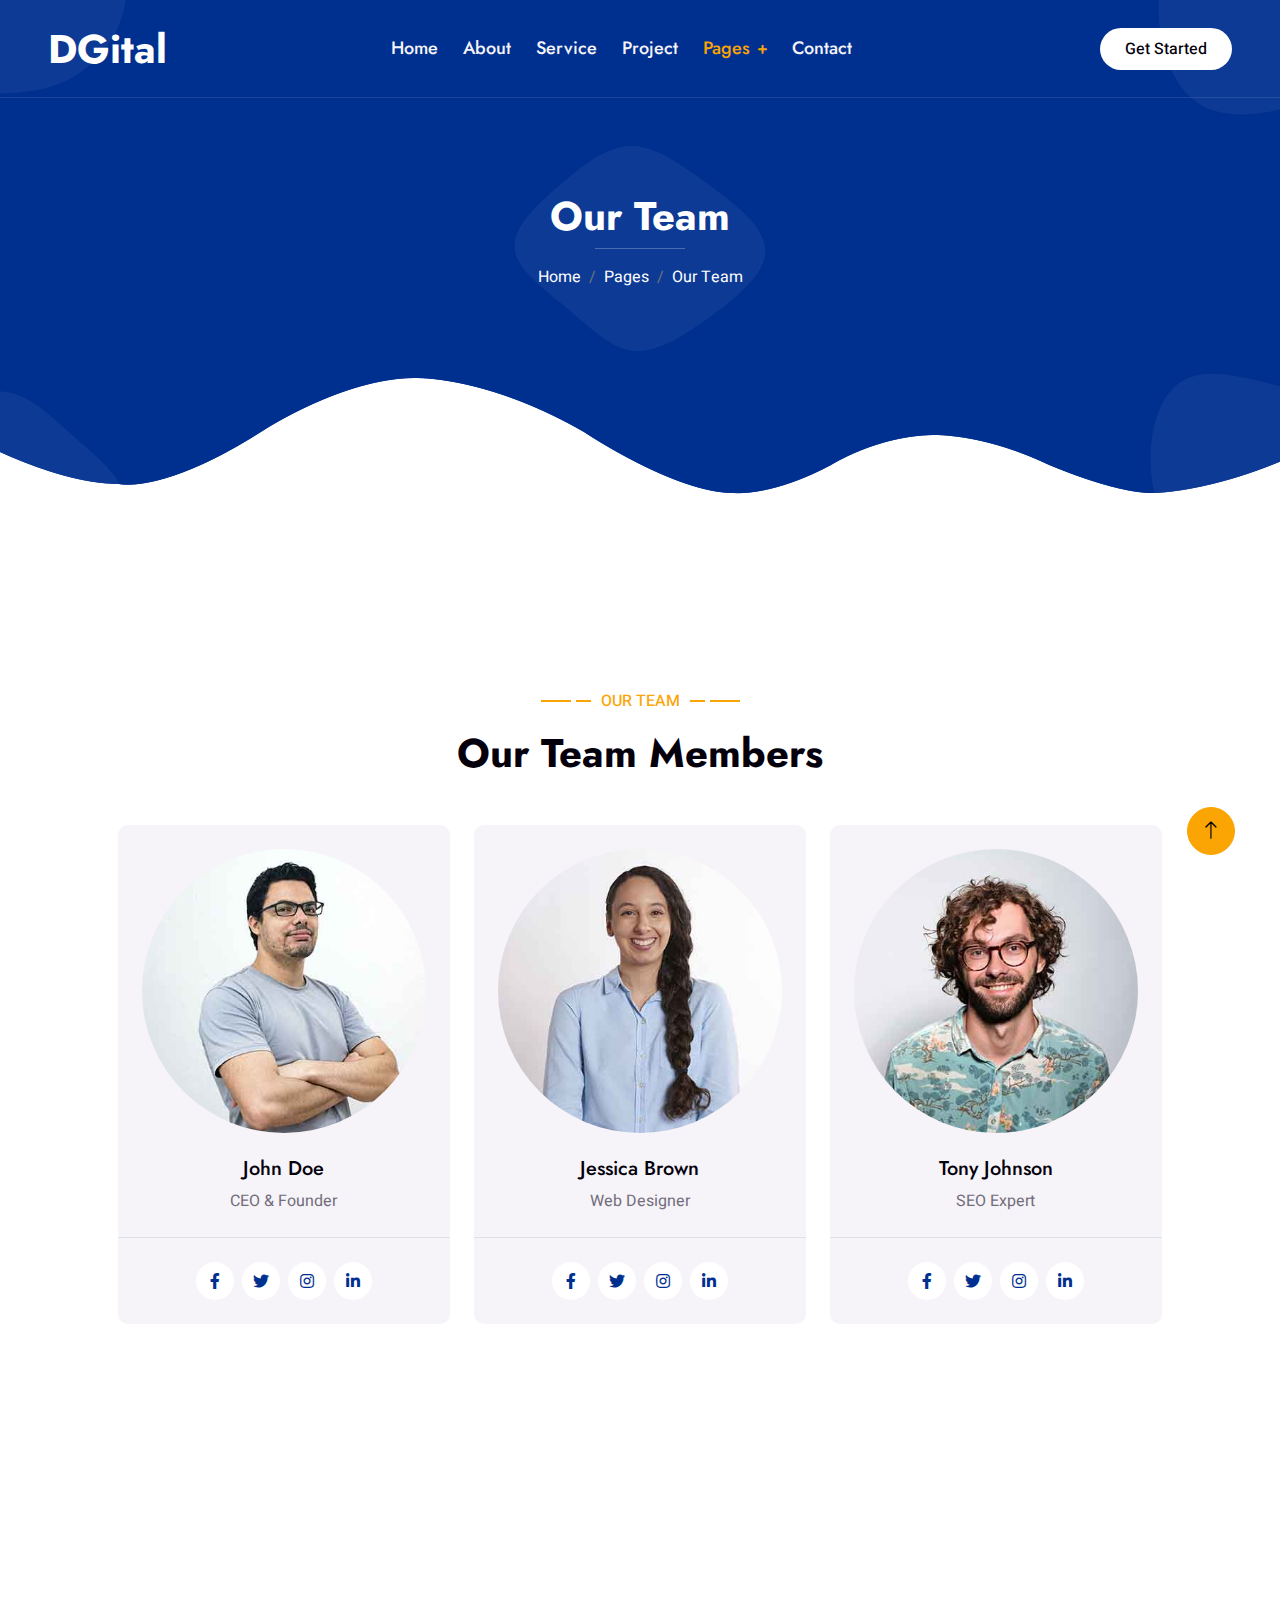
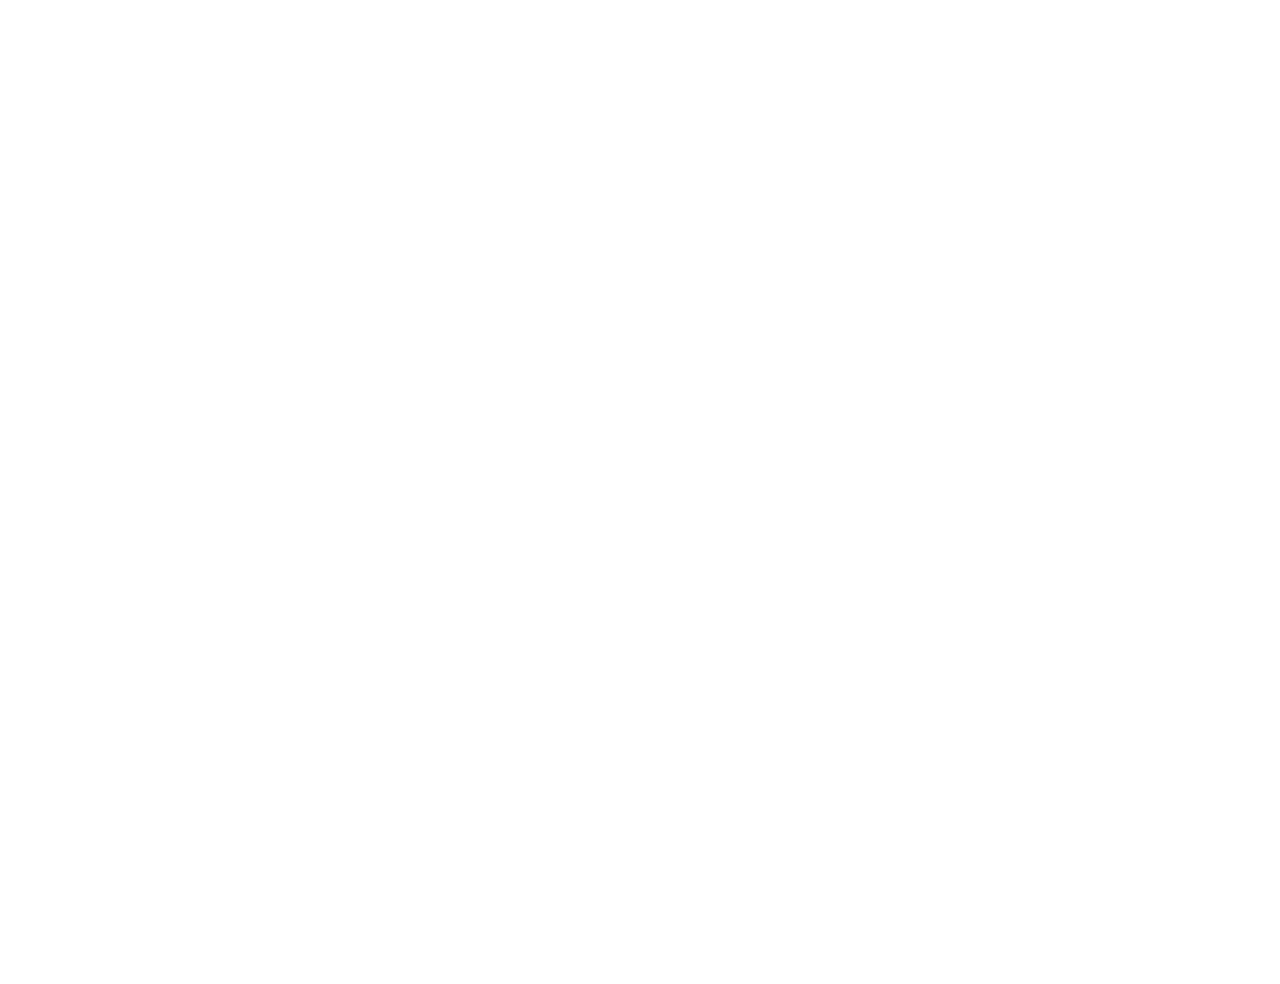
<file: team.html>
<!DOCTYPE html>
<html lang="en">

<head>
    <meta charset="utf-8">
    <title>DGital - Digital Agency HTML Template</title>
    <meta content="width=device-width, initial-scale=1.0" name="viewport">
    <meta content="" name="keywords">
    <meta content="" name="description">

    <!-- Favicon -->
    <link href="img/favicon.ico" rel="icon">

    <!-- Google Web Fonts -->
    <link rel="preconnect" href="https://fonts.googleapis.com">
    <link rel="preconnect" href="https://fonts.gstatic.com" crossorigin>
    <link href="https://fonts.googleapis.com/css2?family=Heebo:wght@400;500&family=Jost:wght@500;600;700&display=swap" rel="stylesheet"> 

    <!-- Icon Font Stylesheet -->
    <link href="https://cdnjs.cloudflare.com/ajax/libs/font-awesome/5.10.0/css/all.min.css" rel="stylesheet">
    <link href="https://cdn.jsdelivr.net/npm/bootstrap-icons@1.4.1/font/bootstrap-icons.css" rel="stylesheet">

    <!-- Libraries Stylesheet -->
    <link href="lib/animate/animate.min.css" rel="stylesheet">
    <link href="lib/owlcarousel/assets/owl.carousel.min.css" rel="stylesheet">
    <link href="lib/lightbox/css/lightbox.min.css" rel="stylesheet">

    <!-- Customized Bootstrap Stylesheet -->
    <link href="css/bootstrap.min.css" rel="stylesheet">

    <!-- Template Stylesheet -->
    <link href="css/style.css" rel="stylesheet">
</head>

<body>
    <div class="container-xxl bg-white p-0">
        <!-- Spinner Start -->
        <div id="spinner" class="show bg-white position-fixed translate-middle w-100 vh-100 top-50 start-50 d-flex align-items-center justify-content-center">
            <div class="spinner-grow text-primary" style="width: 3rem; height: 3rem;" role="status">
                <span class="sr-only">Loading...</span>
            </div>
        </div>
        <!-- Spinner End -->


        <!-- Navbar & Hero Start -->
        <div class="container-xxl position-relative p-0">
            <nav class="navbar navbar-expand-lg navbar-light px-4 px-lg-5 py-3 py-lg-0">
                <a href="" class="navbar-brand p-0">
                    <h1 class="m-0">DGital</h1>
                    <!-- <img src="img/logo.png" alt="Logo"> -->
                </a>
                <button class="navbar-toggler" type="button" data-bs-toggle="collapse" data-bs-target="#navbarCollapse">
                    <span class="fa fa-bars"></span>
                </button>
                <div class="collapse navbar-collapse" id="navbarCollapse">
                    <div class="navbar-nav mx-auto py-0">
                        <a href="index.html" class="nav-item nav-link">Home</a>
                        <a href="about.html" class="nav-item nav-link">About</a>
                        <a href="service.html" class="nav-item nav-link">Service</a>
                        <a href="project.html" class="nav-item nav-link">Project</a>
                        <div class="nav-item dropdown">
                            <a href="#" class="nav-link dropdown-toggle active" data-bs-toggle="dropdown">Pages</a>
                            <div class="dropdown-menu m-0">
                                <a href="team.html" class="dropdown-item active">Our Team</a>
                                <a href="testimonial.html" class="dropdown-item">Testimonial</a>
                                <a href="404.html" class="dropdown-item">404 Page</a>
                            </div>
                        </div>
                        <a href="contact.html" class="nav-item nav-link">Contact</a>
                    </div>
                    <a href="" class="btn rounded-pill py-2 px-4 ms-3 d-none d-lg-block">Get Started</a>
                </div>
            </nav>

            <div class="container-xxl py-5 bg-primary hero-header">
                <div class="container my-5 py-5 px-lg-5">
                    <div class="row g-5 py-5">
                        <div class="col-12 text-center">
                            <h1 class="text-white animated slideInDown">Our Team</h1>
                            <hr class="bg-white mx-auto mt-0" style="width: 90px;">
                            <nav aria-label="breadcrumb">
                                <ol class="breadcrumb justify-content-center">
                                    <li class="breadcrumb-item"><a class="text-white" href="#">Home</a></li>
                                    <li class="breadcrumb-item"><a class="text-white" href="#">Pages</a></li>
                                    <li class="breadcrumb-item text-white active" aria-current="page">Our Team</li>
                                </ol>
                            </nav>
                        </div>
                    </div>
                </div>
            </div>
        </div>
        <!-- Navbar & Hero End -->
        

        <!-- Team Start -->
        <div class="container-xxl py-5">
            <div class="container py-5 px-lg-5">
                <div class="wow fadeInUp" data-wow-delay="0.1s">
                    <p class="section-title text-secondary justify-content-center"><span></span>Our Team<span></span></p>
                    <h1 class="text-center mb-5">Our Team Members</h1>
                </div>
                <div class="row g-4">
                    <div class="col-lg-4 col-md-6 wow fadeInUp" data-wow-delay="0.1s">
                        <div class="team-item bg-light rounded">
                            <div class="text-center border-bottom p-4">
                                <img class="img-fluid rounded-circle mb-4" src="img/team-1.jpg" alt="">
                                <h5>John Doe</h5>
                                <span>CEO & Founder</span>
                            </div>
                            <div class="d-flex justify-content-center p-4">
                                <a class="btn btn-square mx-1" href=""><i class="fab fa-facebook-f"></i></a>
                                <a class="btn btn-square mx-1" href=""><i class="fab fa-twitter"></i></a>
                                <a class="btn btn-square mx-1" href=""><i class="fab fa-instagram"></i></a>
                                <a class="btn btn-square mx-1" href=""><i class="fab fa-linkedin-in"></i></a>
                            </div>
                        </div>
                    </div>
                    <div class="col-lg-4 col-md-6 wow fadeInUp" data-wow-delay="0.3s">
                        <div class="team-item bg-light rounded">
                            <div class="text-center border-bottom p-4">
                                <img class="img-fluid rounded-circle mb-4" src="img/team-2.jpg" alt="">
                                <h5>Jessica Brown</h5>
                                <span>Web Designer</span>
                            </div>
                            <div class="d-flex justify-content-center p-4">
                                <a class="btn btn-square mx-1" href=""><i class="fab fa-facebook-f"></i></a>
                                <a class="btn btn-square mx-1" href=""><i class="fab fa-twitter"></i></a>
                                <a class="btn btn-square mx-1" href=""><i class="fab fa-instagram"></i></a>
                                <a class="btn btn-square mx-1" href=""><i class="fab fa-linkedin-in"></i></a>
                            </div>
                        </div>
                    </div>
                    <div class="col-lg-4 col-md-6 wow fadeInUp" data-wow-delay="0.5s">
                        <div class="team-item bg-light rounded">
                            <div class="text-center border-bottom p-4">
                                <img class="img-fluid rounded-circle mb-4" src="img/team-3.jpg" alt="">
                                <h5>Tony Johnson</h5>
                                <span>SEO Expert</span>
                            </div>
                            <div class="d-flex justify-content-center p-4">
                                <a class="btn btn-square mx-1" href=""><i class="fab fa-facebook-f"></i></a>
                                <a class="btn btn-square mx-1" href=""><i class="fab fa-twitter"></i></a>
                                <a class="btn btn-square mx-1" href=""><i class="fab fa-instagram"></i></a>
                                <a class="btn btn-square mx-1" href=""><i class="fab fa-linkedin-in"></i></a>
                            </div>
                        </div>
                    </div>
                    <div class="col-lg-4 col-md-6 wow fadeInUp" data-wow-delay="0.1s">
                        <div class="team-item bg-light rounded">
                            <div class="text-center border-bottom p-4">
                                <img class="img-fluid rounded-circle mb-4" src="img/team-2.jpg" alt="">
                                <h5>John Doe</h5>
                                <span>CEO & Founder</span>
                            </div>
                            <div class="d-flex justify-content-center p-4">
                                <a class="btn btn-square mx-1" href=""><i class="fab fa-facebook-f"></i></a>
                                <a class="btn btn-square mx-1" href=""><i class="fab fa-twitter"></i></a>
                                <a class="btn btn-square mx-1" href=""><i class="fab fa-instagram"></i></a>
                                <a class="btn btn-square mx-1" href=""><i class="fab fa-linkedin-in"></i></a>
                            </div>
                        </div>
                    </div>
                    <div class="col-lg-4 col-md-6 wow fadeInUp" data-wow-delay="0.3s">
                        <div class="team-item bg-light rounded">
                            <div class="text-center border-bottom p-4">
                                <img class="img-fluid rounded-circle mb-4" src="img/team-3.jpg" alt="">
                                <h5>Jessica Brown</h5>
                                <span>Web Designer</span>
                            </div>
                            <div class="d-flex justify-content-center p-4">
                                <a class="btn btn-square mx-1" href=""><i class="fab fa-facebook-f"></i></a>
                                <a class="btn btn-square mx-1" href=""><i class="fab fa-twitter"></i></a>
                                <a class="btn btn-square mx-1" href=""><i class="fab fa-instagram"></i></a>
                                <a class="btn btn-square mx-1" href=""><i class="fab fa-linkedin-in"></i></a>
                            </div>
                        </div>
                    </div>
                    <div class="col-lg-4 col-md-6 wow fadeInUp" data-wow-delay="0.5s">
                        <div class="team-item bg-light rounded">
                            <div class="text-center border-bottom p-4">
                                <img class="img-fluid rounded-circle mb-4" src="img/team-1.jpg" alt="">
                                <h5>Tony Johnson</h5>
                                <span>SEO Expert</span>
                            </div>
                            <div class="d-flex justify-content-center p-4">
                                <a class="btn btn-square mx-1" href=""><i class="fab fa-facebook-f"></i></a>
                                <a class="btn btn-square mx-1" href=""><i class="fab fa-twitter"></i></a>
                                <a class="btn btn-square mx-1" href=""><i class="fab fa-instagram"></i></a>
                                <a class="btn btn-square mx-1" href=""><i class="fab fa-linkedin-in"></i></a>
                            </div>
                        </div>
                    </div>
                </div>
            </div>
        </div>
        <!-- Team End -->
        

        <!-- Footer Start -->
        <div class="container-fluid bg-primary text-light footer wow fadeIn" data-wow-delay="0.1s">
            <div class="container py-5 px-lg-5">
                <div class="row g-5">
                    <div class="col-md-6 col-lg-3">
                        <p class="section-title text-white h5 mb-4">Address<span></span></p>
                        <p><i class="fa fa-map-marker-alt me-3"></i>123 Street, New York, USA</p>
                        <p><i class="fa fa-phone-alt me-3"></i>+012 345 67890</p>
                        <p><i class="fa fa-envelope me-3"></i>info@example.com</p>
                        <div class="d-flex pt-2">
                            <a class="btn btn-outline-light btn-social" href=""><i class="fab fa-twitter"></i></a>
                            <a class="btn btn-outline-light btn-social" href=""><i class="fab fa-facebook-f"></i></a>
                            <a class="btn btn-outline-light btn-social" href=""><i class="fab fa-instagram"></i></a>
                            <a class="btn btn-outline-light btn-social" href=""><i class="fab fa-linkedin-in"></i></a>
                        </div>
                    </div>
                    <div class="col-md-6 col-lg-3">
                        <p class="section-title text-white h5 mb-4">Quick Link<span></span></p>
                        <a class="btn btn-link" href="">About Us</a>
                        <a class="btn btn-link" href="">Contact Us</a>
                        <a class="btn btn-link" href="">Privacy Policy</a>
                        <a class="btn btn-link" href="">Terms & Condition</a>
                        <a class="btn btn-link" href="">Career</a>
                    </div>
                    <div class="col-md-6 col-lg-3">
                        <p class="section-title text-white h5 mb-4">Gallery<span></span></p>
                        <div class="row g-2">
                            <div class="col-4">
                                <img class="img-fluid" src="img/portfolio-1.jpg" alt="Image">
                            </div>
                            <div class="col-4">
                                <img class="img-fluid" src="img/portfolio-2.jpg" alt="Image">
                            </div>
                            <div class="col-4">
                                <img class="img-fluid" src="img/portfolio-3.jpg" alt="Image">
                            </div>
                            <div class="col-4">
                                <img class="img-fluid" src="img/portfolio-4.jpg" alt="Image">
                            </div>
                            <div class="col-4">
                                <img class="img-fluid" src="img/portfolio-5.jpg" alt="Image">
                            </div>
                            <div class="col-4">
                                <img class="img-fluid" src="img/portfolio-6.jpg" alt="Image">
                            </div>
                        </div>
                    </div>
                    <div class="col-md-6 col-lg-3">
                        <p class="section-title text-white h5 mb-4">Newsletter<span></span></p>
                        <p>Lorem ipsum dolor sit amet elit. Phasellus nec pretium mi. Curabitur facilisis ornare velit non vulpu</p>
                        <div class="position-relative w-100 mt-3">
                            <input class="form-control border-0 rounded-pill w-100 ps-4 pe-5" type="text" placeholder="Your Email" style="height: 48px;">
                            <button type="button" class="btn shadow-none position-absolute top-0 end-0 mt-1 me-2"><i class="fa fa-paper-plane text-primary fs-4"></i></button>
                        </div>
                    </div>
                </div>
            </div>
            <div class="container px-lg-5">
                <div class="copyright">
                    <div class="row">
                        <div class="col-md-6 text-center text-md-start mb-3 mb-md-0">
                            &copy; <a class="border-bottom" href="#">Your Site Name</a>, All Right Reserved. 
							
							<!--/*** This template is free as long as you keep the footer author’s credit link/attribution link/backlink. If you'd like to use the template without the footer author’s credit link/attribution link/backlink, you can purchase the Credit Removal License from "https://htmlcodex.com/credit-removal". Thank you for your support. ***/-->
							Designed By <a class="border-bottom" href="https://htmlcodex.com">HTML Codex</a>
                        </div>
                        <div class="col-md-6 text-center text-md-end">
                            <div class="footer-menu">
                                <a href="">Home</a>
                                <a href="">Cookies</a>
                                <a href="">Help</a>
                                <a href="">FQAs</a>
                            </div>
                        </div>
                    </div>
                </div>
            </div>
        </div>
        <!-- Footer End -->


        <!-- Back to Top -->
        <a href="#" class="btn btn-lg btn-secondary btn-lg-square back-to-top"><i class="bi bi-arrow-up"></i></a>
    </div>

    <!-- JavaScript Libraries -->
    <script src="https://code.jquery.com/jquery-3.4.1.min.js"></script>
    <script src="https://cdn.jsdelivr.net/npm/bootstrap@5.0.0/dist/js/bootstrap.bundle.min.js"></script>
    <script src="lib/wow/wow.min.js"></script>
    <script src="lib/easing/easing.min.js"></script>
    <script src="lib/waypoints/waypoints.min.js"></script>
    <script src="lib/counterup/counterup.min.js"></script>
    <script src="lib/owlcarousel/owl.carousel.min.js"></script>
    <script src="lib/isotope/isotope.pkgd.min.js"></script>
    <script src="lib/lightbox/js/lightbox.min.js"></script>

    <!-- Template Javascript -->
    <script src="js/main.js"></script>
</body>

</html>
</file>
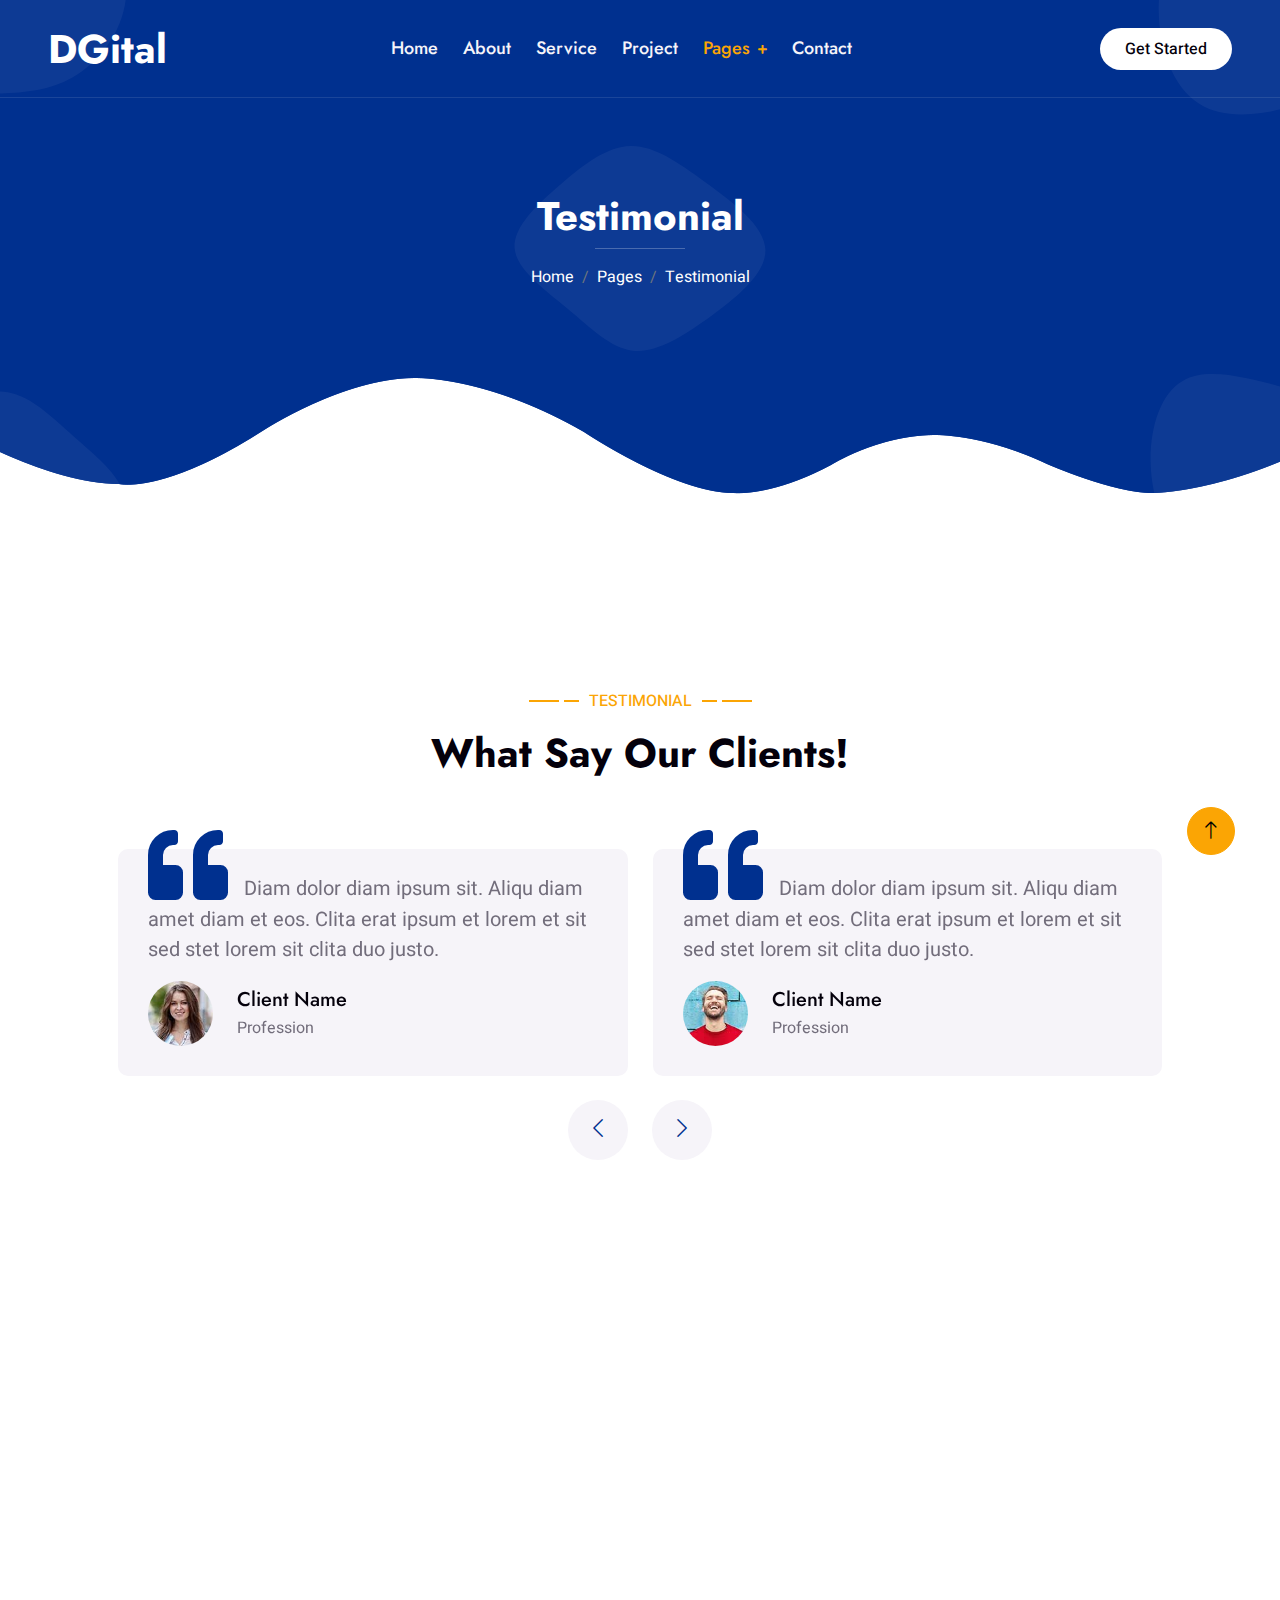
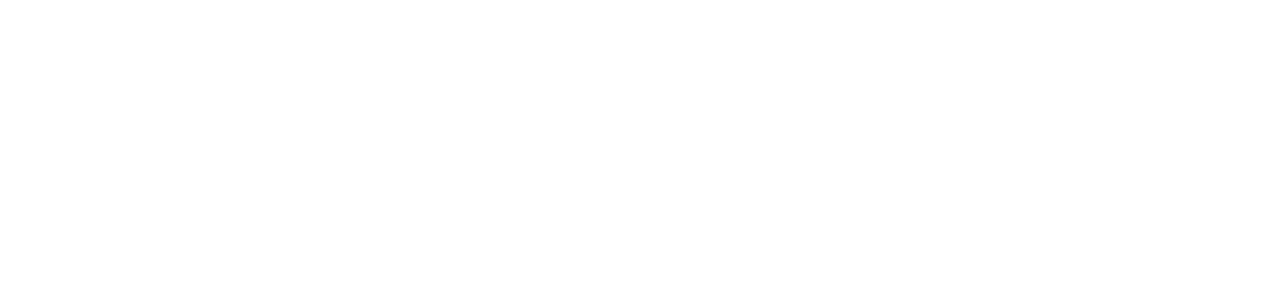
<file: testimonial.html>
<!DOCTYPE html>
<html lang="en">

<head>
    <meta charset="utf-8">
    <title>DGital - Digital Agency HTML Template</title>
    <meta content="width=device-width, initial-scale=1.0" name="viewport">
    <meta content="" name="keywords">
    <meta content="" name="description">

    <!-- Favicon -->
    <link href="img/favicon.ico" rel="icon">

    <!-- Google Web Fonts -->
    <link rel="preconnect" href="https://fonts.googleapis.com">
    <link rel="preconnect" href="https://fonts.gstatic.com" crossorigin>
    <link href="https://fonts.googleapis.com/css2?family=Heebo:wght@400;500&family=Jost:wght@500;600;700&display=swap" rel="stylesheet"> 

    <!-- Icon Font Stylesheet -->
    <link href="https://cdnjs.cloudflare.com/ajax/libs/font-awesome/5.10.0/css/all.min.css" rel="stylesheet">
    <link href="https://cdn.jsdelivr.net/npm/bootstrap-icons@1.4.1/font/bootstrap-icons.css" rel="stylesheet">

    <!-- Libraries Stylesheet -->
    <link href="lib/animate/animate.min.css" rel="stylesheet">
    <link href="lib/owlcarousel/assets/owl.carousel.min.css" rel="stylesheet">
    <link href="lib/lightbox/css/lightbox.min.css" rel="stylesheet">

    <!-- Customized Bootstrap Stylesheet -->
    <link href="css/bootstrap.min.css" rel="stylesheet">

    <!-- Template Stylesheet -->
    <link href="css/style.css" rel="stylesheet">
</head>

<body>
    <div class="container-xxl bg-white p-0">
        <!-- Spinner Start -->
        <div id="spinner" class="show bg-white position-fixed translate-middle w-100 vh-100 top-50 start-50 d-flex align-items-center justify-content-center">
            <div class="spinner-grow text-primary" style="width: 3rem; height: 3rem;" role="status">
                <span class="sr-only">Loading...</span>
            </div>
        </div>
        <!-- Spinner End -->


        <!-- Navbar & Hero Start -->
        <div class="container-xxl position-relative p-0">
            <nav class="navbar navbar-expand-lg navbar-light px-4 px-lg-5 py-3 py-lg-0">
                <a href="" class="navbar-brand p-0">
                    <h1 class="m-0">DGital</h1>
                    <!-- <img src="img/logo.png" alt="Logo"> -->
                </a>
                <button class="navbar-toggler" type="button" data-bs-toggle="collapse" data-bs-target="#navbarCollapse">
                    <span class="fa fa-bars"></span>
                </button>
                <div class="collapse navbar-collapse" id="navbarCollapse">
                    <div class="navbar-nav mx-auto py-0">
                        <a href="index.html" class="nav-item nav-link">Home</a>
                        <a href="about.html" class="nav-item nav-link">About</a>
                        <a href="service.html" class="nav-item nav-link">Service</a>
                        <a href="project.html" class="nav-item nav-link">Project</a>
                        <div class="nav-item dropdown">
                            <a href="#" class="nav-link dropdown-toggle active" data-bs-toggle="dropdown">Pages</a>
                            <div class="dropdown-menu m-0">
                                <a href="team.html" class="dropdown-item">Our Team</a>
                                <a href="testimonial.html" class="dropdown-item active">Testimonial</a>
                                <a href="404.html" class="dropdown-item">404 Page</a>
                            </div>
                        </div>
                        <a href="contact.html" class="nav-item nav-link">Contact</a>
                    </div>
                    <a href="" class="btn rounded-pill py-2 px-4 ms-3 d-none d-lg-block">Get Started</a>
                </div>
            </nav>

            <div class="container-xxl py-5 bg-primary hero-header">
                <div class="container my-5 py-5 px-lg-5">
                    <div class="row g-5 py-5">
                        <div class="col-12 text-center">
                            <h1 class="text-white animated slideInDown">Testimonial</h1>
                            <hr class="bg-white mx-auto mt-0" style="width: 90px;">
                            <nav aria-label="breadcrumb">
                                <ol class="breadcrumb justify-content-center">
                                    <li class="breadcrumb-item"><a class="text-white" href="#">Home</a></li>
                                    <li class="breadcrumb-item"><a class="text-white" href="#">Pages</a></li>
                                    <li class="breadcrumb-item text-white active" aria-current="page">Testimonial</li>
                                </ol>
                            </nav>
                        </div>
                    </div>
                </div>
            </div>
        </div>
        <!-- Navbar & Hero End -->
        

        <!-- Testimonial Start -->
        <div class="container-xxl py-5 wow fadeInUp" data-wow-delay="0.1s">
            <div class="container py-5 px-lg-5">
                <p class="section-title text-secondary justify-content-center"><span></span>Testimonial<span></span></p>
                <h1 class="text-center mb-5">What Say Our Clients!</h1>
                <div class="owl-carousel testimonial-carousel">
                    <div class="testimonial-item bg-light rounded my-4">
                        <p class="fs-5"><i class="fa fa-quote-left fa-4x text-primary mt-n4 me-3"></i>Diam dolor diam ipsum sit. Aliqu diam amet diam et eos. Clita erat ipsum et lorem et sit sed stet lorem sit clita duo justo.</p>
                        <div class="d-flex align-items-center">
                            <img class="img-fluid flex-shrink-0 rounded-circle" src="img/testimonial-1.jpg" style="width: 65px; height: 65px;">
                            <div class="ps-4">
                                <h5 class="mb-1">Client Name</h5>
                                <span>Profession</span>
                            </div>
                        </div>
                    </div>
                    <div class="testimonial-item bg-light rounded my-4">
                        <p class="fs-5"><i class="fa fa-quote-left fa-4x text-primary mt-n4 me-3"></i>Diam dolor diam ipsum sit. Aliqu diam amet diam et eos. Clita erat ipsum et lorem et sit sed stet lorem sit clita duo justo.</p>
                        <div class="d-flex align-items-center">
                            <img class="img-fluid flex-shrink-0 rounded-circle" src="img/testimonial-2.jpg" style="width: 65px; height: 65px;">
                            <div class="ps-4">
                                <h5 class="mb-1">Client Name</h5>
                                <span>Profession</span>
                            </div>
                        </div>
                    </div>
                    <div class="testimonial-item bg-light rounded my-4">
                        <p class="fs-5"><i class="fa fa-quote-left fa-4x text-primary mt-n4 me-3"></i>Diam dolor diam ipsum sit. Aliqu diam amet diam et eos. Clita erat ipsum et lorem et sit sed stet lorem sit clita duo justo.</p>
                        <div class="d-flex align-items-center">
                            <img class="img-fluid flex-shrink-0 rounded-circle" src="img/testimonial-3.jpg" style="width: 65px; height: 65px;">
                            <div class="ps-4">
                                <h5 class="mb-1">Client Name</h5>
                                <span>Profession</span>
                            </div>
                        </div>
                    </div>
                </div>
            </div>
        </div>
        <!-- Testimonial End -->
        

        <!-- Footer Start -->
        <div class="container-fluid bg-primary text-light footer wow fadeIn" data-wow-delay="0.1s">
            <div class="container py-5 px-lg-5">
                <div class="row g-5">
                    <div class="col-md-6 col-lg-3">
                        <p class="section-title text-white h5 mb-4">Address<span></span></p>
                        <p><i class="fa fa-map-marker-alt me-3"></i>123 Street, New York, USA</p>
                        <p><i class="fa fa-phone-alt me-3"></i>+012 345 67890</p>
                        <p><i class="fa fa-envelope me-3"></i>info@example.com</p>
                        <div class="d-flex pt-2">
                            <a class="btn btn-outline-light btn-social" href=""><i class="fab fa-twitter"></i></a>
                            <a class="btn btn-outline-light btn-social" href=""><i class="fab fa-facebook-f"></i></a>
                            <a class="btn btn-outline-light btn-social" href=""><i class="fab fa-instagram"></i></a>
                            <a class="btn btn-outline-light btn-social" href=""><i class="fab fa-linkedin-in"></i></a>
                        </div>
                    </div>
                    <div class="col-md-6 col-lg-3">
                        <p class="section-title text-white h5 mb-4">Quick Link<span></span></p>
                        <a class="btn btn-link" href="">About Us</a>
                        <a class="btn btn-link" href="">Contact Us</a>
                        <a class="btn btn-link" href="">Privacy Policy</a>
                        <a class="btn btn-link" href="">Terms & Condition</a>
                        <a class="btn btn-link" href="">Career</a>
                    </div>
                    <div class="col-md-6 col-lg-3">
                        <p class="section-title text-white h5 mb-4">Gallery<span></span></p>
                        <div class="row g-2">
                            <div class="col-4">
                                <img class="img-fluid" src="img/portfolio-1.jpg" alt="Image">
                            </div>
                            <div class="col-4">
                                <img class="img-fluid" src="img/portfolio-2.jpg" alt="Image">
                            </div>
                            <div class="col-4">
                                <img class="img-fluid" src="img/portfolio-3.jpg" alt="Image">
                            </div>
                            <div class="col-4">
                                <img class="img-fluid" src="img/portfolio-4.jpg" alt="Image">
                            </div>
                            <div class="col-4">
                                <img class="img-fluid" src="img/portfolio-5.jpg" alt="Image">
                            </div>
                            <div class="col-4">
                                <img class="img-fluid" src="img/portfolio-6.jpg" alt="Image">
                            </div>
                        </div>
                    </div>
                    <div class="col-md-6 col-lg-3">
                        <p class="section-title text-white h5 mb-4">Newsletter<span></span></p>
                        <p>Lorem ipsum dolor sit amet elit. Phasellus nec pretium mi. Curabitur facilisis ornare velit non vulpu</p>
                        <div class="position-relative w-100 mt-3">
                            <input class="form-control border-0 rounded-pill w-100 ps-4 pe-5" type="text" placeholder="Your Email" style="height: 48px;">
                            <button type="button" class="btn shadow-none position-absolute top-0 end-0 mt-1 me-2"><i class="fa fa-paper-plane text-primary fs-4"></i></button>
                        </div>
                    </div>
                </div>
            </div>
            <div class="container px-lg-5">
                <div class="copyright">
                    <div class="row">
                        <div class="col-md-6 text-center text-md-start mb-3 mb-md-0">
                            &copy; <a class="border-bottom" href="#">Your Site Name</a>, All Right Reserved. 
							
							<!--/*** This template is free as long as you keep the footer author’s credit link/attribution link/backlink. If you'd like to use the template without the footer author’s credit link/attribution link/backlink, you can purchase the Credit Removal License from "https://htmlcodex.com/credit-removal". Thank you for your support. ***/-->
							Designed By <a class="border-bottom" href="https://htmlcodex.com">HTML Codex</a>
                        </div>
                        <div class="col-md-6 text-center text-md-end">
                            <div class="footer-menu">
                                <a href="">Home</a>
                                <a href="">Cookies</a>
                                <a href="">Help</a>
                                <a href="">FQAs</a>
                            </div>
                        </div>
                    </div>
                </div>
            </div>
        </div>
        <!-- Footer End -->


        <!-- Back to Top -->
        <a href="#" class="btn btn-lg btn-secondary btn-lg-square back-to-top"><i class="bi bi-arrow-up"></i></a>
    </div>

    <!-- JavaScript Libraries -->
    <script src="https://code.jquery.com/jquery-3.4.1.min.js"></script>
    <script src="https://cdn.jsdelivr.net/npm/bootstrap@5.0.0/dist/js/bootstrap.bundle.min.js"></script>
    <script src="lib/wow/wow.min.js"></script>
    <script src="lib/easing/easing.min.js"></script>
    <script src="lib/waypoints/waypoints.min.js"></script>
    <script src="lib/counterup/counterup.min.js"></script>
    <script src="lib/owlcarousel/owl.carousel.min.js"></script>
    <script src="lib/isotope/isotope.pkgd.min.js"></script>
    <script src="lib/lightbox/js/lightbox.min.js"></script>

    <!-- Template Javascript -->
    <script src="js/main.js"></script>
</body>

</html>
</file>
<file: css/style.css>
/********** Template CSS **********/
:root {
    --primary: #00308f;
    --secondary: #FBA504;
    --light: #F6F4F9;
    --dark: #04000B;
}


/*** Spinner ***/
#spinner {
    opacity: 0;
    visibility: hidden;
    transition: opacity .5s ease-out, visibility 0s linear .5s;
    z-index: 99999;
}

#spinner.show {
    transition: opacity .5s ease-out, visibility 0s linear 0s;
    visibility: visible;
    opacity: 1;
}

.back-to-top {
    position: fixed;
    display: none;
    right: 45px;
    bottom: 45px;
    z-index: 99;
}


/*** Heading ***/
h1,
h2,
.fw-bold {
    font-weight: 700 !important;
}

h3,
h4,
.fw-semi-bold {
    font-weight: 600 !important;
}

h5,
h6,
.fw-medium {
    font-weight: 500 !important;
}


/*** Button ***/
.btn {
    font-weight: 500;
    transition: .5s;
}

.btn:hover {
    box-shadow: 0 0 10px rgba(0, 0, 0, .5);
}

.btn-square {
    width: 38px;
    height: 38px;
}

.btn-sm-square {
    width: 32px;
    height: 32px;
}

.btn-lg-square {
    width: 48px;
    height: 48px;
}

.btn-square,
.btn-sm-square,
.btn-lg-square {
    padding: 0;
    display: flex;
    align-items: center;
    justify-content: center;
    font-weight: normal;
    border-radius: 50px;
}


/*** Navbar ***/

.navbar .dropdown-toggle::after {
    border: none;
    content: "\f067";
    font-family: "Font Awesome 5 Free";
    font-size: 10px;
    font-weight: bold;
    vertical-align: middle;
    margin-left: 8px;
}

.navbar-light .navbar-nav .nav-link {
    position: relative;
    margin-right: 25px;
    padding: 35px 0;
    font-family: 'Jost', sans-serif;
    font-size: 18px;
    font-weight: 500;
    color: var(--light) !important;
    outline: none;
    transition: .5s;
}

.sticky-top.navbar-light .navbar-nav .nav-link {
    padding: 20px 0;
    color: var(--dark) !important;
}

.navbar-light .navbar-nav .nav-link:hover,
.navbar-light .navbar-nav .nav-link.active {
    color: var(--secondary) !important;
}

.navbar-light .navbar-brand h1 {
    color: #FFFFFF;
}

.navbar-light .navbar-brand img {
    max-height: 60px;
    transition: .5s;
}

.sticky-top.navbar-light .navbar-brand img {
    max-height: 45px;
}

@media (max-width: 991.98px) {
    .sticky-top.navbar-light {
        position: relative;
        background: #FFFFFF;
    }

    .navbar-light .navbar-collapse {
        margin-top: 15px;
        border-top: 1px solid #DDDDDD;
    }

    .navbar-light .navbar-nav .nav-link,
    .sticky-top.navbar-light .navbar-nav .nav-link {
        padding: 10px 0;
        margin-left: 0;
        color: var(--dark) !important;
    }

    .navbar-light .navbar-brand h1 {
        color: var(--primary);
    }

    .navbar-light .navbar-brand img {
        max-height: 45px;
    }
}

@media (min-width: 992px) {
    .navbar-light {
        position: absolute;
        color: var(--primary) !important;
        width: 100%;
        top: 0;
        left: 0;
        border-bottom: 1px solid rgba(256, 256, 256, .1);
        z-index: 999;
    }
    
    .sticky-top.navbar-light {
        position: fixed;
        background: #FFFFFF;
    }

    .sticky-top.navbar-light .navbar-brand h1 {
        color: var(--primary);
    }

    .navbar-light .navbar-nav .nav-item .dropdown-menu {
        display: block;
        border: none;
        margin-top: 0;
        top: 150%;
        opacity: 0;
        visibility: hidden;
        transition: .5s;
    }

    .navbar-light .navbar-nav .nav-item:hover .dropdown-menu {
        top: 100%;
        visibility: visible;
        transition: .5s;
        opacity: 1;
    }

    .navbar-light .btn {
        color: var(--dark);
        background: #FFFFFF;
    }

    .sticky-top.navbar-light .btn {
        color: var(--dark);
        background: var(--secondary);
    }
}


/*** Hero Header ***/
.hero-header {
    margin-bottom: 6rem;
    padding: 18rem 0;
    background:
        url(../img/blob-top-left.png),
        url(../img/blob-top-right.png),
        url(../img/blob-bottom-left.png),
        url(../img/blob-bottom-right.png),
        url(../img/blob-center.png),
        url(../img/bg-bottom.png);
    background-position:
        left 0px top 0px,
        right 0px top 0px,
        left 0px bottom 0px,
        right 0px bottom 0px,
        center center,
        center bottom;
    background-repeat: no-repeat;
}

@media (max-width: 991.98px) {
    .hero-header {
        padding: 6rem 0 9rem 0;
    }
}


/*** Section Title ***/
.section-title {
    position: relative;
    display: flex;
    align-items: center;
    font-weight: 500;
    text-transform: uppercase;
}

.section-title span:first-child,
.section-title span:last-child {
    position: relative;
    display: inline-block;
    margin-right: 30px;
    width: 30px;
    height: 2px;
}

.section-title span:last-child {
    margin-right: 0;
    margin-left: 30px;
}

.section-title span:first-child::after,
.section-title span:last-child::after {
    position: absolute;
    content: "";
    width: 15px;
    height: 2px;
    top: 0;
    right: -20px;
}

.section-title span:last-child::after {
    right: auto;
    left: -20px;
}

.section-title.text-primary span:first-child,
.section-title.text-primary span:last-child,
.section-title.text-primary span:first-child::after,
.section-title.text-primary span:last-child::after {
    background: var(--primary);
}

.section-title.text-secondary span:first-child,
.section-title.text-secondary span:last-child,
.section-title.text-secondary span:first-child::after,
.section-title.text-secondary span:last-child::after {
    background: var(--secondary);
}

.section-title.text-white span:first-child,
.section-title.text-white span:last-child,
.section-title.text-white span:first-child::after,
.section-title.text-white span:last-child::after {
    background: #FFFFFF;
}


/*** Feature ***/
.feature-item {
    transition: .5s;
}

.feature-item:hover {
    margin-top: -15px;
}


/*** About ***/
.progress {
    height: 5px;
}

.progress .progress-bar {
    width: 0px;
    transition: 3s;
}


/*** Fact ***/
.fact {
    margin: 6rem 0;
    background:
        url(../img/blob-top-left.png),
        url(../img/blob-top-right.png),
        url(../img/blob-bottom-left.png),
        url(../img/blob-bottom-right.png),
        url(../img/blob-center.png);
    background-position:
        left 0px top 0px,
        right 0px top 0px,
        left 0px bottom 0px,
        right 0px bottom 0px,
        center center;
    background-repeat: no-repeat;
}


/*** Service ***/
.service-item {
    position: relative;
    padding: 45px 30px;
    background: var(--light);
    overflow: hidden;
    transition: .5s;
}

.service-item:hover {
    margin-top: -15px;
    padding-bottom: 60px;
    background: var(--primary);
}

.service-item .service-icon {
    margin: 0 auto 20px auto;
    width: 100px;
    height: 100px;
    display: flex;
    align-items: center;
    justify-content: center;
    color: var(--light);
    background: url(../img/blob-primary.png) center center no-repeat;
    background-size: contain;
    transition: .5s;
}

.service-item:hover .service-icon {
    color: var(--dark);
    background: url(../img/blob-secondary.png) center center no-repeat;
    background-size: contain;
}

.service-item h5,
.service-item p {
    transition: .5s;
}

.service-item:hover h5,
.service-item:hover p {
    color: #FFFFFF;
}

.service-item a.btn {
    position: absolute;
    bottom: -40px;
    left: 50%;
    transform: translateX(-50%);
    color: var(--primary);
    background: #FFFFFF;
    border-radius: 40px 40px 0 0;
    transition: .5s;
    z-index: 1;
}

.service-item a.btn:hover {
    color: var(--dark);
    background: var(--secondary);
}

.service-item:hover a.btn {
    bottom: 0;
}


/*** Project Portfolio ***/
#portfolio-flters li {
    display: inline-block;
    font-weight: 500;
    color: var(--dark);
    cursor: pointer;
    transition: .5s;
    border-bottom: 2px solid transparent;
}

#portfolio-flters li:hover,
#portfolio-flters li.active {
    color: var(--primary);
    border-color: var(--primary);
}

.portfolio-item img {
    transition: .5s;
}

.portfolio-item:hover img {
    transform: scale(1.1);
}

.portfolio-item .portfolio-overlay {
    position: absolute;
    display: flex;
    align-items: center;
    justify-content: center;
    width: 100%;
    height: 100%;
    top: 0;
    left: 0;
    background: rgba(98, 34, 204, .9);
    transition: .5s;
    opacity: 0;
}

.portfolio-item:hover .portfolio-overlay {
    opacity: 1;
}


/*** Newsletter ***/
.newsletter {
    margin: 6rem 0;
    background:
        url(../img/blob-top-left.png),
        url(../img/blob-top-right.png),
        url(../img/blob-bottom-left.png),
        url(../img/blob-bottom-right.png),
        url(../img/blob-center.png);
    background-position:
        left 0px top 0px,
        right 0px top 0px,
        left 0px bottom 0px,
        right 0px bottom 0px,
        center center;
    background-repeat: no-repeat;
}


/*** Testimonial ***/
.testimonial-carousel .testimonial-item {
    padding: 0 30px 30px 30px;
}

.testimonial-carousel .owl-nav {
    display: flex;
    justify-content: center;
}

.testimonial-carousel .owl-nav .owl-prev,
.testimonial-carousel .owl-nav .owl-next {
    margin: 0 12px;
    width: 60px;
    height: 60px;
    display: flex;
    align-items: center;
    justify-content: center;
    color: var(--primary);
    background: var(--light);
    border-radius: 60px;
    font-size: 22px;
    transition: .5s;
}

.testimonial-carousel .owl-nav .owl-prev:hover,
.testimonial-carousel .owl-nav .owl-next:hover {
    color: #FFFFFF;
    background: var(--primary);
    box-shadow: 0 0 10px rgba(0, 0, 0, .5);
}


/*** Team ***/
.team-item .btn {
    color: var(--primary);
    background: #FFFFFF;
}

.team-item .btn:hover {
    color: #FFFFFF;
    background: var(--primary);
}


/*** Footer ***/
.footer {
    margin-top: 6rem;
    padding-top: 9rem;
    background:
        url(../img/bg-top.png),
        url(../img/map.png);
    background-position:
        center top,
        center center;
    background-repeat: no-repeat;
}

.footer .btn.btn-social {
    margin-right: 5px;
    width: 40px;
    height: 40px;
    display: flex;
    align-items: center;
    justify-content: center;
    color: var(--light);
    border: 1px solid rgba(256, 256, 256, .1);
    border-radius: 40px;
    transition: .3s;
}

.footer .btn.btn-social:hover {
    color: var(--primary);
}

.footer .btn.btn-link {
    display: block;
    margin-bottom: 10px;
    padding: 0;
    text-align: left;
    color: var(--light);
    font-weight: normal;
    transition: .3s;
}

.footer .btn.btn-link::before {
    position: relative;
    content: "\f105";
    font-family: "Font Awesome 5 Free";
    font-weight: 900;
    margin-right: 10px;
}

.footer .btn.btn-link:hover {
    letter-spacing: 1px;
    box-shadow: none;
    color: var(--secondary);
}

.footer .copyright {
    padding: 25px 0;
    font-size: 14px;
    border-top: 1px solid rgba(256, 256, 256, .1);
}

.footer .copyright a {
    color: var(--light);
}

.footer .footer-menu a {
    margin-right: 15px;
    padding-right: 15px;
    border-right: 1px solid rgba(255, 255, 255, .1);
}

.footer .footer-menu a:last-child {
    margin-right: 0;
    padding-right: 0;
    border-right: none;
}

.footer .copyright a:hover,
.footer .footer-menu a:hover {
    color: var(--secondary);
}
</file>
